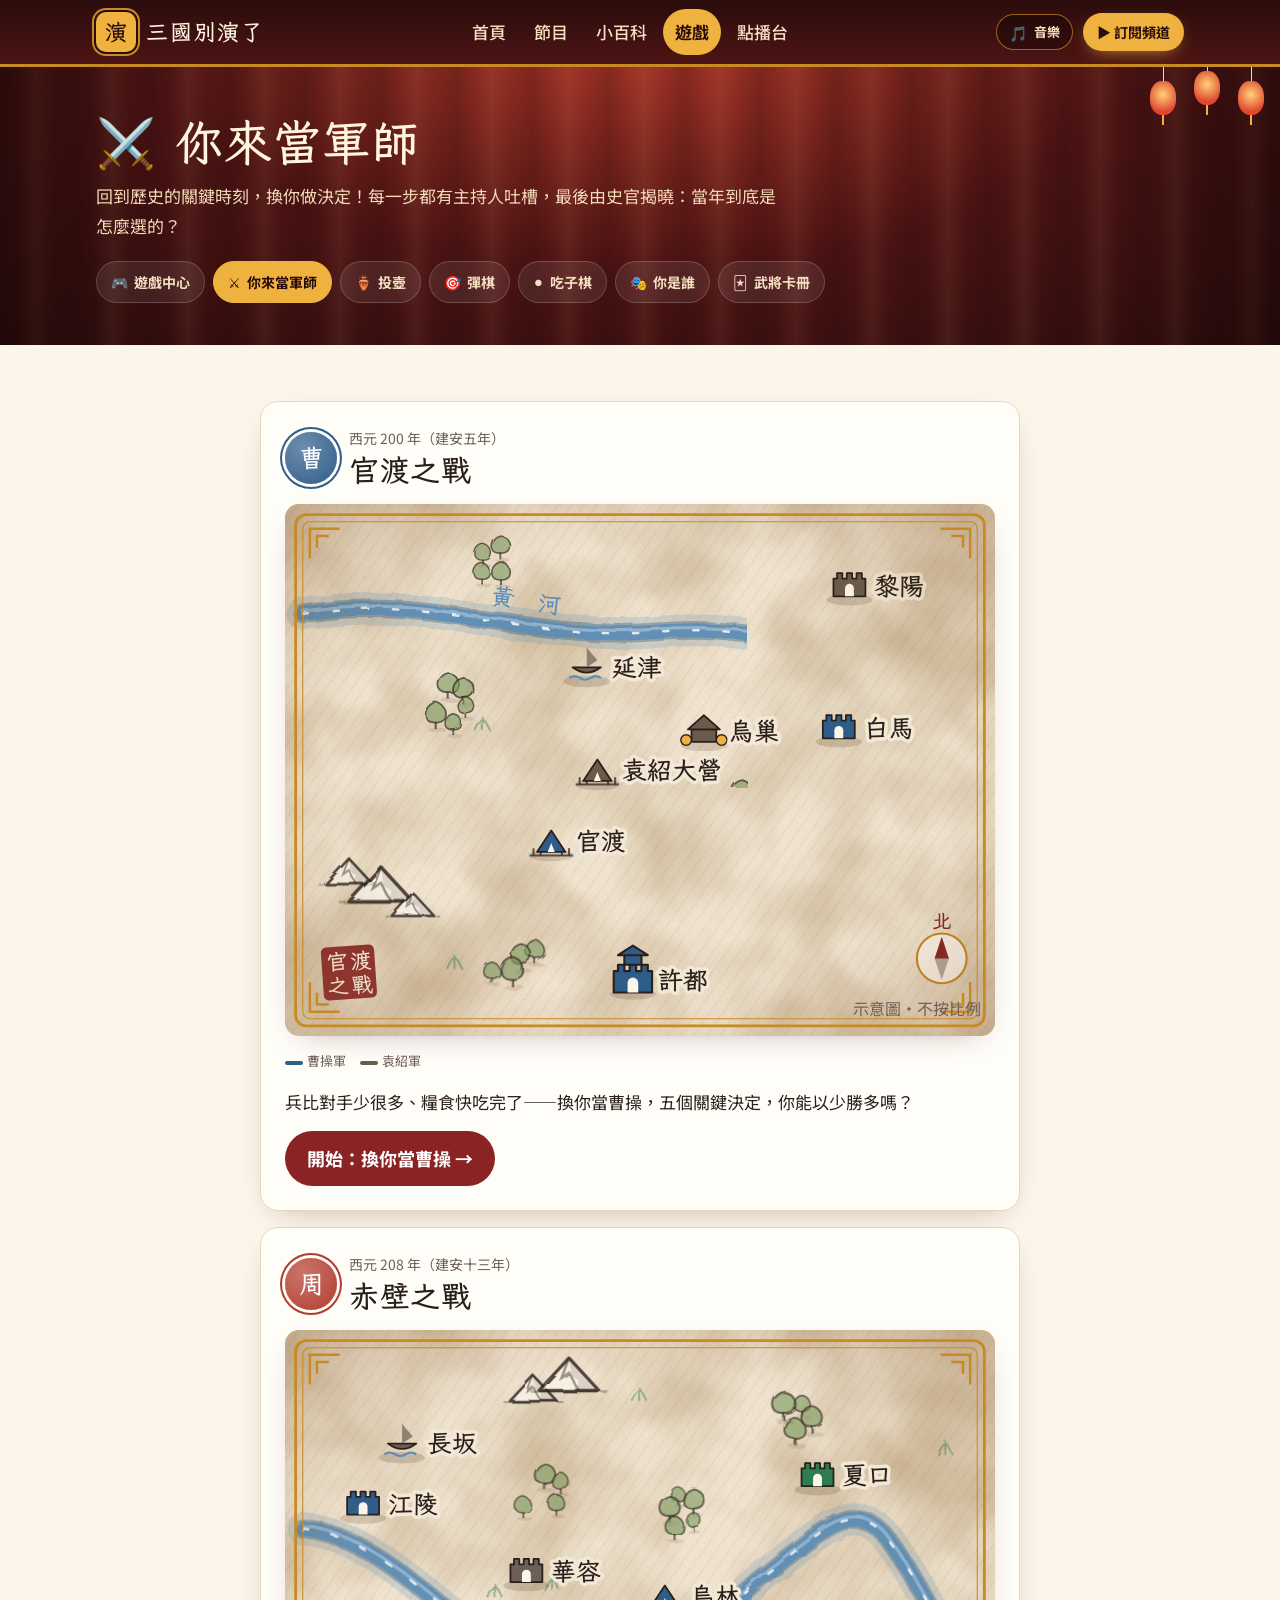
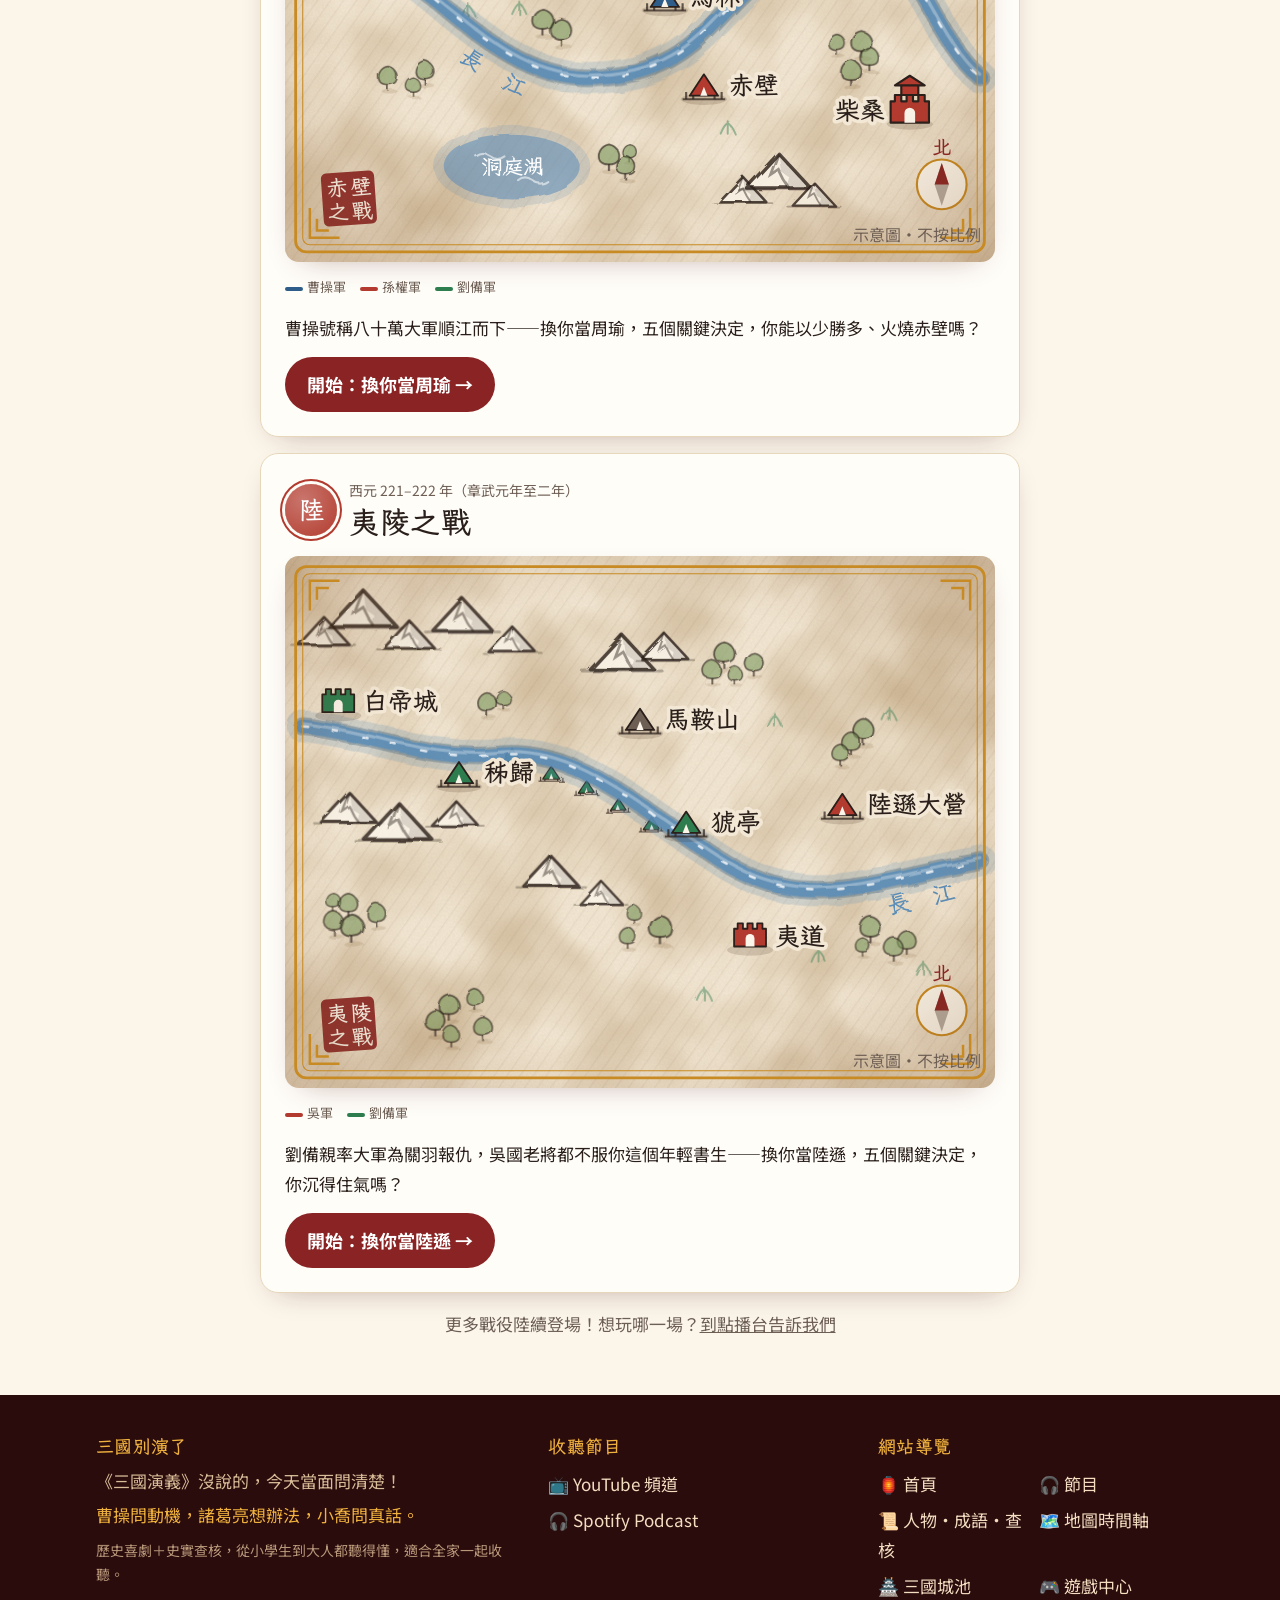
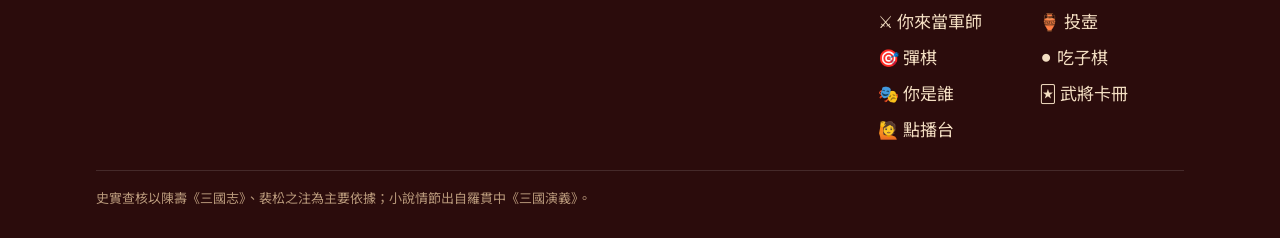
<file: battle.html>
<!DOCTYPE html>
<html lang="zh-Hant-TW">
<head>
<meta charset="UTF-8" />
<meta name="viewport" content="width=device-width, initial-scale=1.0" />
<title>你來當軍師｜三國別演了</title>
<meta name="description" content="換你當曹操！官渡之戰五個關鍵決定，每一步都有主持人吐槽、史官揭曉真實歷史，還能看全國聽眾怎麼選。" />
<!-- meta:start -->
<link rel="canonical" href="https://sanguo-dont-act.pages.dev/battle" />
<link rel="icon" href="assets/img/favicon.ico" sizes="any" />
<link rel="icon" type="image/png" sizes="32x32" href="assets/img/favicon-32.png" />
<link rel="apple-touch-icon" href="assets/img/apple-touch-icon.png" />
<link rel="manifest" href="site.webmanifest" />
<meta name="theme-color" content="#4D1414" />
<meta property="og:type" content="website" />
<meta property="og:site_name" content="三國別演了" />
<meta property="og:locale" content="zh_TW" />
<meta property="og:title" content="你來當軍師｜三國別演了" />
<meta property="og:description" content="換你當曹操！官渡之戰五個關鍵決定，每一步都有主持人吐槽、史官揭曉真實歷史，還能看全國聽眾怎麼選。" />
<meta property="og:url" content="https://sanguo-dont-act.pages.dev/battle" />
<meta property="og:image" content="https://sanguo-dont-act.pages.dev/assets/img/og-image.png" />
<meta property="og:image:width" content="1200" />
<meta property="og:image:height" content="630" />
<meta name="twitter:card" content="summary_large_image" />
<meta name="twitter:title" content="你來當軍師｜三國別演了" />
<meta name="twitter:description" content="換你當曹操！官渡之戰五個關鍵決定，每一步都有主持人吐槽、史官揭曉真實歷史，還能看全國聽眾怎麼選。" />
<meta name="twitter:image" content="https://sanguo-dont-act.pages.dev/assets/img/og-image.png" />
<link rel="preconnect" href="https://script.google.com" crossorigin />
<link rel="preconnect" href="https://script.googleusercontent.com" crossorigin />
<link rel="preconnect" href="https://i.ytimg.com" />
<!-- meta:end -->
<link rel="preconnect" href="https://fonts.googleapis.com" />
<link rel="preconnect" href="https://fonts.gstatic.com" crossorigin />
<link href="https://fonts.googleapis.com/css2?family=LXGW+WenKai+TC:wght@400;700&family=Noto+Sans+TC:wght@400;500;700;900&display=swap" rel="stylesheet" />
<link rel="stylesheet" href="assets/css/site.css" />
<style>
  .b-box { max-width: 760px; margin: 0 auto; display: grid; gap: 16px; }
  .steps { display: flex; gap: 6px; }
  .steps i { flex: 1; height: 6px; border-radius: 6px; background: var(--line); }
  .steps i.on { background: var(--curtain); }
  .steps i.hit { background: var(--ok); }

  /* 戰場示意圖 */
  .map { border-radius: 14px; overflow: hidden; box-shadow: var(--shadow); }
  .map svg { display: block; width: 100%; height: auto; }
  .map text { font-family: var(--head); }
  .map .paper { fill: var(--paper-2); }
  .map .frame { fill: none; stroke: var(--gold); stroke-width: 1.6; }
  .map .frame.thin { stroke-width: .6; }
  .map .note { font-size: 9px; fill: var(--muted); font-family: var(--body); }
  .map .river-bank { fill: none; stroke: var(--river); stroke-width: 18; stroke-linecap: round; opacity: .22; }
  .map .river-edge { fill: none; stroke: #2F5570; stroke-width: 10.5; stroke-linecap: round; opacity: .35; }
  .map .river-hl { fill: none; stroke: #fff; stroke-width: 1.8; stroke-linecap: round; opacity: .3; transform: translateY(-1.5px); }
  .map .lake-ripple { fill: none; stroke: #fff; stroke-width: 1.2; stroke-linecap: round; opacity: .55; }
  .map .zones circle { opacity: .3; }
  .map .hatch { stroke: #5a3a1a; stroke-opacity: .06; stroke-width: 1.6; }
  .map .t-crown { fill: #7C9A5E; fill-opacity: .6; stroke: var(--ink); stroke-width: 1; stroke-opacity: .65; }
  .map .t-trunk { stroke: var(--ink); stroke-width: 1.2; stroke-opacity: .65; }
  .map .t-shadow { fill: #5a3a1a; opacity: .12; }
  .map .ground { fill: #3a2410; opacity: .16; }
  .map .mtn-face { fill: var(--ink); opacity: .14; }
  .map .mtn-foot { stroke: var(--ink); stroke-width: 1; stroke-linecap: round; opacity: .3; }
  .map .corner { fill: none; stroke: var(--gold); stroke-width: 1.4; stroke-linecap: square; }
  .map .river { fill: none; stroke: var(--river); stroke-width: 8; stroke-linecap: round; opacity: .85; }
  .map .river-flow { fill: none; stroke: #fff; stroke-width: 1.4; stroke-linecap: round; stroke-dasharray: 3 14; opacity: .8; animation: flow 3s linear infinite; }
  @keyframes flow { to { stroke-dashoffset: -34; } }
  .map .river-name { fill: var(--river); font-size: 13px; font-weight: 700; }
  .map .lake-bank { fill: var(--river); opacity: .18; }
  .map .lake { fill: var(--river); opacity: .55; }
  .map .lake-name { fill: #fff; font-size: 12px; font-weight: 700; text-anchor: middle; }
  .map .mtn-body { fill: var(--paper); stroke: var(--ink); stroke-width: 1.3; stroke-linejoin: round; opacity: .8; }
  .map .mtn-shade { fill: none; stroke: var(--ink); stroke-width: 1; opacity: .45; }
  .map .grass { fill: none; stroke: var(--shu); stroke-width: 1.1; stroke-linecap: round; opacity: .45; }
  .map .ink { stroke: var(--ink); stroke-width: 1; stroke-linejoin: round; }
  .map .hole { fill: var(--paper); }
  .map .stake { stroke: var(--ink); stroke-width: 1.2; opacity: .7; }
  .map .sack { fill: var(--lantern); stroke: var(--ink); stroke-width: .8; }
  .map .wave { fill: none; stroke: var(--river); stroke-width: 1.2; }
  .map .pl text { font-size: 14px; font-weight: 700; fill: var(--ink); paint-order: stroke; stroke: var(--paper-2); stroke-width: 4px; stroke-linejoin: round; }
  /* 手機上地圖縮小，地名放大、描邊變細，避免白邊吃掉字 */
  @media (max-width: 560px) {
    .map .pl text { font-family: var(--body); font-weight: 900; font-size: 17px; stroke-width: 3px; fill: #2A1810; }
    .map .river-name { font-size: 17px; }
    .map .compass text { font-size: 15px; }
  }
  .map .pl .ring { fill: rgba(240,178,62,.18); stroke: var(--lantern); stroke-width: 2.5; opacity: 0; }
  .map .pl.focus .ring { opacity: 1; animation: ring 1.8s ease-out infinite; transform-box: fill-box; transform-origin: center; }
  @keyframes ring { from { transform: scale(.7); opacity: 1; } to { transform: scale(1.7); opacity: 0; } }
  .map .arw-halo { fill: none; stroke: var(--paper-2); stroke-width: 8; stroke-linecap: round; opacity: .85; }
  .map .arw { fill: none; stroke-width: 4; stroke-linecap: round; stroke-dasharray: 400; stroke-dashoffset: 400; animation: draw 1.2s ease-out forwards; }
  .map .arw.feint { stroke-dasharray: 5 6; stroke-dashoffset: 0; animation: march 1s linear infinite; opacity: .8; }
  @keyframes draw { to { stroke-dashoffset: 0; } }
  @keyframes march { to { stroke-dashoffset: -22; } }
  .map .compass circle { fill: var(--paper); stroke: var(--gold); stroke-width: 1.2; }
  .map .compass .needle { fill: var(--muted); opacity: .5; }
  .map .compass .needle-n { fill: var(--curtain); }
  .map .compass text { font-size: 11px; font-weight: 700; fill: var(--curtain); text-anchor: middle; }
  .map .seal rect { fill: var(--curtain); opacity: .92; }
  .map .seal text { fill: var(--paper); font-size: 12px; font-weight: 700; text-anchor: middle; }
  .map .sword { stroke: var(--ink); stroke-width: 2; stroke-linecap: round; }
  .map .hilt { stroke: var(--gold); stroke-width: 2.4; stroke-linecap: round; }
  .map .spark { fill: var(--lantern); stroke: var(--curtain); stroke-width: .6; animation: spark .9s ease-in-out infinite alternate; transform-box: fill-box; transform-origin: center; }
  @keyframes spark { from { transform: scale(.6) rotate(0); } to { transform: scale(1.3) rotate(45deg); } }
  .map .flame { transform-box: fill-box; transform-origin: 50% 100%; animation: flick .5s ease-in-out infinite alternate; }
  .map .flame.f1 { fill: var(--curtain); } .map .flame.f2 { fill: var(--lantern); animation-delay: -.2s; } .map .flame.f3 { fill: #FFE7A3; animation-delay: -.35s; }
  @keyframes flick { from { transform: scaleY(.85) skewX(-4deg); } to { transform: scaleY(1.12) skewX(4deg); } }
  .map .smoke { fill: var(--muted); opacity: 0; animation: smoke 2.4s ease-out infinite; }
  .map .smoke.s2 { animation-delay: -1.2s; }
  @keyframes smoke { 0% { opacity: .35; transform: translateY(0); } 100% { opacity: 0; transform: translateY(-14px); } }
  .map .pole { stroke: var(--ink); stroke-width: 1.6; }
  .map .cloth { transform-box: fill-box; transform-origin: 0 50%; animation: wave 1.4s ease-in-out infinite alternate; }
  @keyframes wave { from { transform: skewY(-4deg) scaleX(.94); } to { transform: skewY(4deg) scaleX(1); } }
  .map .flag-ch { fill: #fff; font-size: 10px; font-weight: 700; text-anchor: middle; }
  @media (prefers-reduced-motion: reduce) { .map * { animation: none !important; stroke-dashoffset: 0 !important; } }
  .legend { display: flex; gap: 14px; flex-wrap: wrap; font-size: 13px; color: var(--muted); }
  .legend b { display: inline-block; width: 18px; height: 4px; border-radius: 2px; vertical-align: middle; margin-right: 4px; }

  .scene { font-size: 17px; line-height: 1.8; }
  .q-title { font-size: clamp(22px, 4vw, 28px); }
  .opts { display: grid; gap: 10px; }
  .opt { text-align: left; border: 2px solid var(--line); background: var(--card); color: var(--ink); border-radius: 14px; padding: 14px 16px; font-size: 17px; font-weight: 500; transition: all .15s; display: flex; gap: 10px; align-items: flex-start; }
  .opt .k { flex: 0 0 28px; height: 28px; border-radius: 50%; background: var(--paper-2); display: grid; place-items: center; font-weight: 900; color: var(--curtain); }
  .opt:not(:disabled):hover { border-color: var(--curtain); transform: translateX(3px); }
  .opt:disabled { cursor: default; opacity: .55; }
  .opt.picked { opacity: 1; border-color: var(--curtain); background: #FFF6F3; }
  .opt.real { opacity: 1; border-color: var(--ok); }
  .opt .tag { margin-left: auto; flex: 0 0 auto; font-size: 13px; font-weight: 700; padding: 2px 8px; border-radius: 8px; color: #fff; background: var(--ok); align-self: center; }

  .say { display: flex; gap: 12px; align-items: flex-start; }
  .bubble { background: var(--card); border: 2px solid var(--line); border-radius: 4px 16px 16px 16px; padding: 10px 14px; font-size: 16px; }
  .bubble b { display: block; font-size: 13px; color: var(--muted); }
  .reveal { border: 2px solid var(--gold); background: #FFF9EC; border-radius: 16px; padding: 18px; display: grid; gap: 10px; }
  .reveal h3 { font-size: 20px; }
  .src { font-size: 13px; color: var(--muted); }
  .bars { display: grid; gap: 6px; }
  .crowd-row { display: grid; grid-template-columns: 26px 1fr 44px; gap: 8px; align-items: center; font-size: 14px; }
  .crowd-row .track { height: 12px; background: var(--paper-2); border-radius: 6px; overflow: hidden; }
  .crowd-row .fill { height: 100%; background: var(--muted); border-radius: 6px; width: 0; transition: width .8s ease-out; }
  .crowd-row.mine .fill { background: var(--curtain); }
  .crowd-row.real .fill { background: var(--ok); }
  .crowd-row .pct { text-align: right; font-variant-numeric: tabular-nums; }

  .battle-card { display: grid; grid-template-columns: 1fr; gap: 0; overflow: hidden; }
  .end-head { padding: 28px 22px; text-align: center; color: #fff; background: linear-gradient(135deg, var(--curtain), var(--curtain-deep)); }
  .end-head h2 { font-size: clamp(30px, 7vw, 44px); margin-top: 6px; color: var(--lantern); }
  .score { font-size: 15px; opacity: .9; }
  .myth { border: 1px solid var(--line); border-radius: 14px; padding: 14px; display: grid; gap: 6px; background: var(--card); }
  .myth .claim { font-weight: 700; }
  .row { display: flex; gap: 10px; flex-wrap: wrap; }
</style>
</head>
<body data-page="battle">
<main>
  <section class="page-hero">
    <div class="lanterns" aria-hidden="true"><span class="lantern"></span><span class="lantern"></span><span class="lantern"></span></div>
    <div class="wrap">
      <h1>⚔️ 你來當軍師</h1>
      <p>回到歷史的關鍵時刻，換你做決定！每一步都有主持人吐槽，最後由史官揭曉：當年到底是怎麼選的？</p>
    </div>
  </section>
  <section class="section">
    <div class="wrap">
      <div class="b-box" id="box"></div>
    </div>
  </section>
</main>

<script src="assets/js/config.js"></script>
<script src="assets/js/data.js"></script>
<script src="assets/js/core.js"></script>
<script src="assets/js/battle.js"></script>
</body>
</html>
</file>
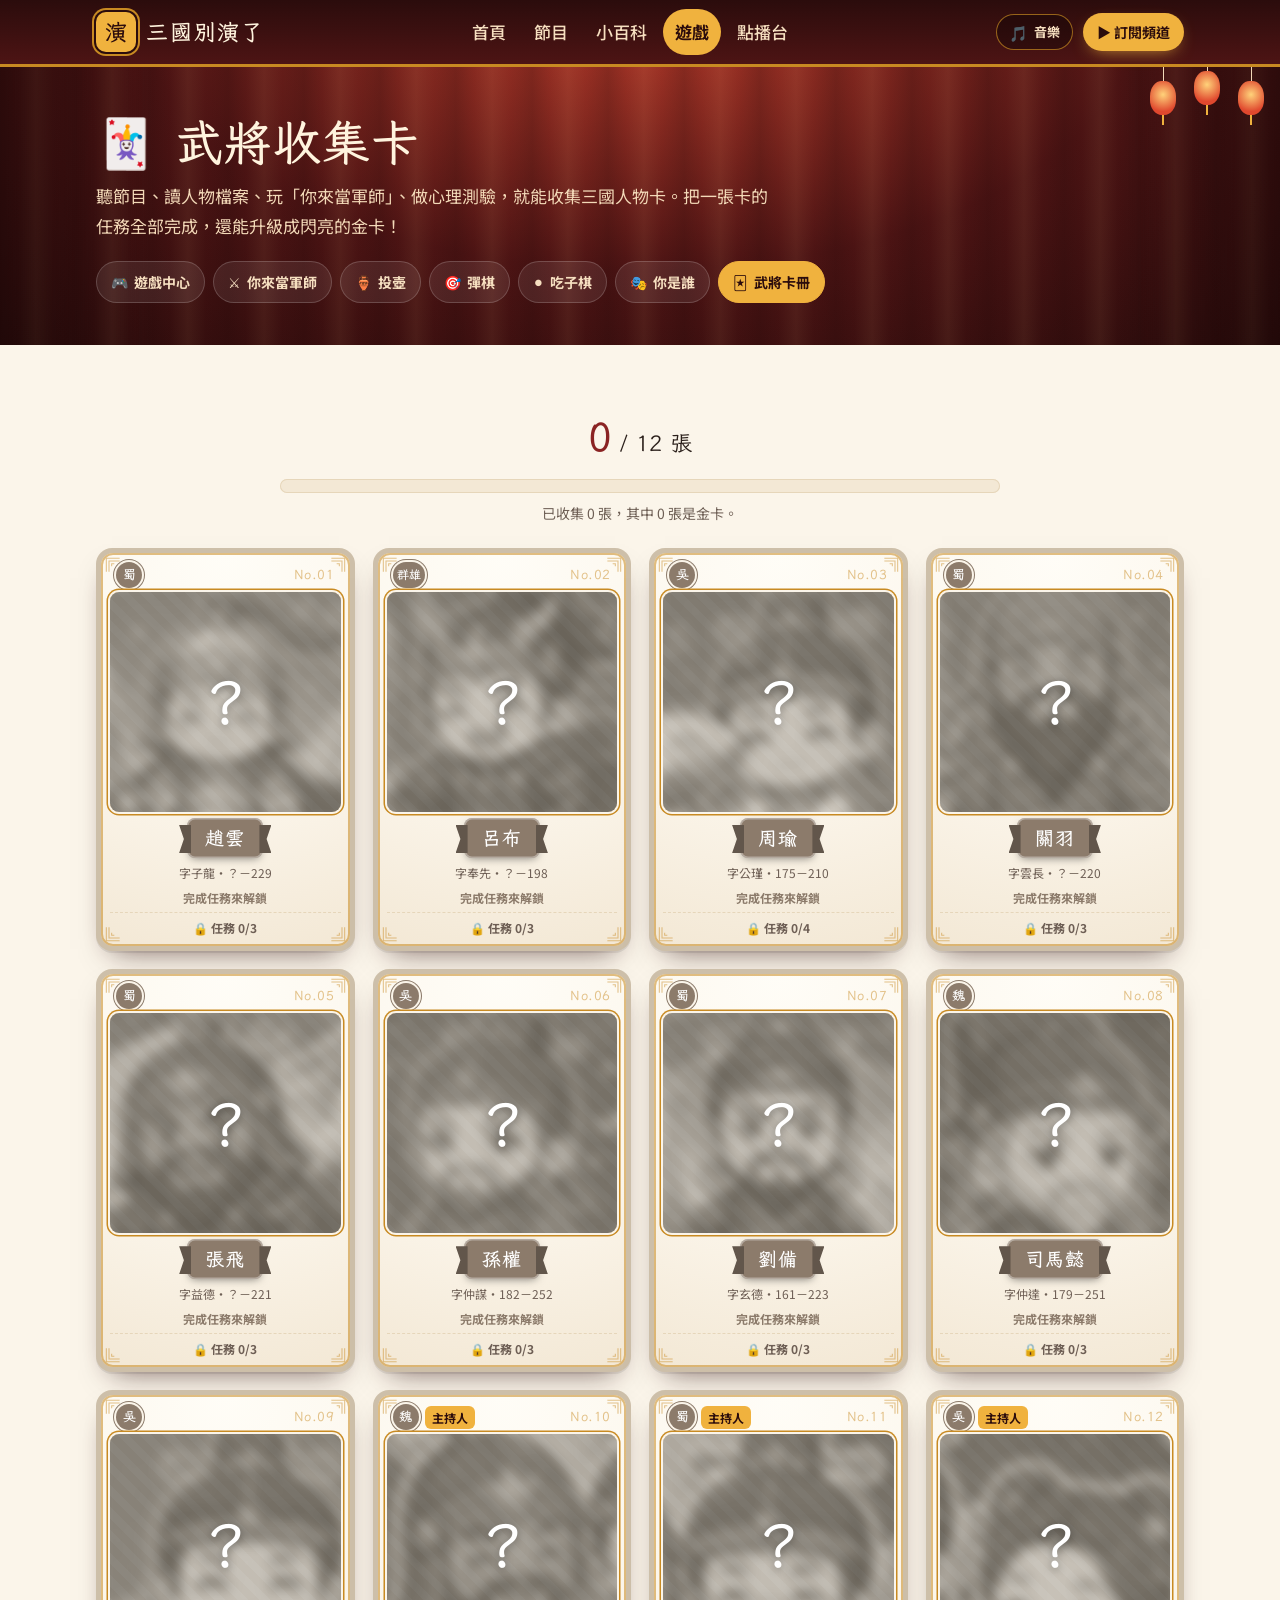
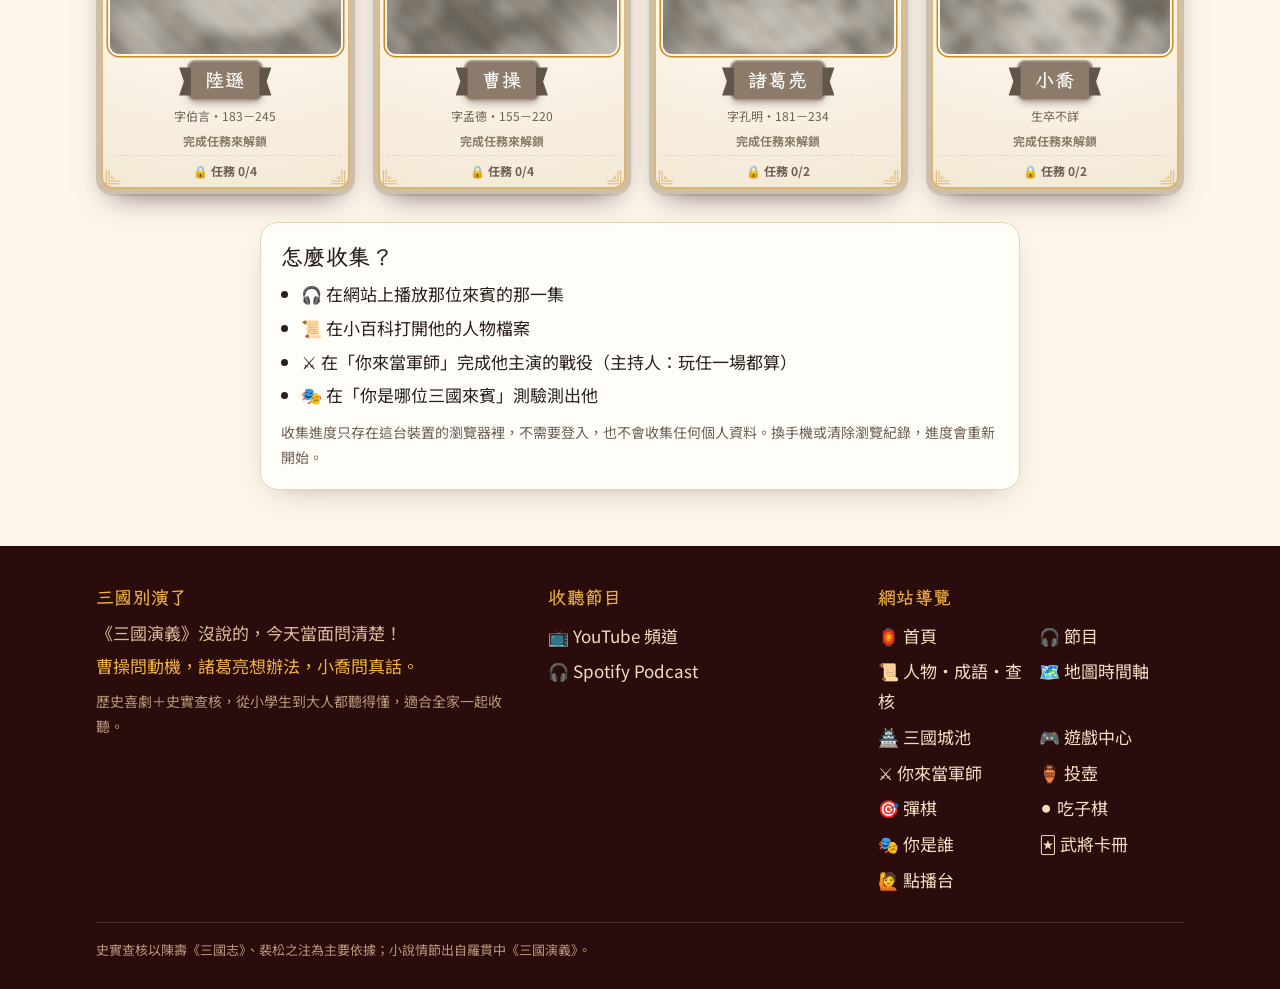
<file: cards.html>
<!DOCTYPE html>
<html lang="zh-Hant-TW">
<head>
<meta charset="UTF-8" />
<meta name="viewport" content="width=device-width, initial-scale=1.0" />
<title>武將收集卡｜三國別演了</title>
<meta name="description" content="聽節目、讀人物檔案、玩「你來當軍師」，收集全部三國人物卡！完成所有任務還能升級成閃亮金卡。" />
<!-- meta:start -->
<link rel="canonical" href="https://sanguo-dont-act.pages.dev/cards" />
<link rel="icon" href="assets/img/favicon.ico" sizes="any" />
<link rel="icon" type="image/png" sizes="32x32" href="assets/img/favicon-32.png" />
<link rel="apple-touch-icon" href="assets/img/apple-touch-icon.png" />
<link rel="manifest" href="site.webmanifest" />
<meta name="theme-color" content="#4D1414" />
<meta property="og:type" content="website" />
<meta property="og:site_name" content="三國別演了" />
<meta property="og:locale" content="zh_TW" />
<meta property="og:title" content="武將收集卡｜三國別演了" />
<meta property="og:description" content="聽節目、讀人物檔案、玩「你來當軍師」，收集全部三國人物卡！完成所有任務還能升級成閃亮金卡。" />
<meta property="og:url" content="https://sanguo-dont-act.pages.dev/cards" />
<meta property="og:image" content="https://sanguo-dont-act.pages.dev/assets/img/og-image.png" />
<meta property="og:image:width" content="1200" />
<meta property="og:image:height" content="630" />
<meta name="twitter:card" content="summary_large_image" />
<meta name="twitter:title" content="武將收集卡｜三國別演了" />
<meta name="twitter:description" content="聽節目、讀人物檔案、玩「你來當軍師」，收集全部三國人物卡！完成所有任務還能升級成閃亮金卡。" />
<meta name="twitter:image" content="https://sanguo-dont-act.pages.dev/assets/img/og-image.png" />
<link rel="preconnect" href="https://script.google.com" crossorigin />
<link rel="preconnect" href="https://script.googleusercontent.com" crossorigin />
<link rel="preconnect" href="https://i.ytimg.com" />
<!-- meta:end -->
<link rel="preconnect" href="https://fonts.googleapis.com" />
<link rel="preconnect" href="https://fonts.gstatic.com" crossorigin />
<link href="https://fonts.googleapis.com/css2?family=LXGW+WenKai+TC:wght@400;700&family=Noto+Sans+TC:wght@400;500;700;900&display=swap" rel="stylesheet" />
<link rel="stylesheet" href="assets/css/site.css" />
<style>
  .cp { max-width: 720px; margin: 0 auto 22px; display: grid; gap: 8px; text-align: center; }
  .cp-num { font-family: var(--head); font-size: 22px; }
  .cp-num b { font-size: 40px; color: var(--curtain); }
  .cp-bar { position: relative; height: 14px; border-radius: 7px; background: var(--paper-2); overflow: hidden; box-shadow: inset 0 0 0 1px var(--line); }
  .cp-bar i { position: absolute; left: 0; top: 0; bottom: 0; background: var(--curtain); border-radius: 7px; transition: width .8s ease; }
  .cp-bar i.g { background: linear-gradient(90deg, #F7D774, var(--gold)); }
  .card-grid { display: grid; grid-template-columns: repeat(2, 1fr); gap: 14px; }
  @media (min-width: 640px) { .card-grid { grid-template-columns: repeat(3, 1fr); gap: 18px; } }
  @media (min-width: 960px) { .card-grid { grid-template-columns: repeat(4, 1fr); } }
  .tc-btn { background: none; border: 0; padding: 0; text-align: inherit; cursor: pointer; border-radius: 18px; }

  /* 卡片本體 */
  .tc-btn { perspective: 900px; }
  .tcard { --edge: var(--f); --rx: 0deg; --ry: 0deg; --mx: 50%; --my: 30%; position: relative; aspect-ratio: 5 / 7.8; border-radius: 16px; padding: 5px;
    background: var(--edge); box-shadow: 0 14px 28px -16px rgba(43,12,12,.7), 0 2px 0 rgba(0,0,0,.08);
    transform: rotateX(var(--rx)) rotateY(var(--ry)); transition: transform .25s ease-out; color: var(--ink); transform-style: preserve-3d; }
  .tc-btn:hover .tcard { transition: transform .08s linear; }
  .tc-btn:focus-visible { outline: 3px solid var(--lantern); outline-offset: 4px; }
  .tcard.gold { --edge: linear-gradient(135deg, #FBE7A1, #C88A22 30%, #F7D774 50%, #B9781A 75%, #FBE7A1); }
  .tc-in { position: relative; height: 100%; border-radius: 12px; overflow: hidden; display: flex; flex-direction: column; gap: 4px; padding: 9px 9px 8px;
    background: radial-gradient(circle at 50% 0%, #FFFDF7, var(--paper) 60%, var(--paper-2));
    box-shadow: inset 0 0 0 2px color-mix(in srgb, var(--gold) 55%, transparent); }
  .tc-corner { position: absolute; width: 16px; height: 16px; fill: none; stroke: var(--gold); stroke-width: 1.6; opacity: .9; z-index: 1; }
  .tc-corner.c1 { top: 4px; left: 4px; } .tc-corner.c2 { top: 4px; right: 4px; transform: scaleX(-1); }
  .tc-corner.c3 { bottom: 4px; left: 4px; transform: scaleY(-1); } .tc-corner.c4 { bottom: 4px; right: 4px; transform: scale(-1); }
  .tc-top { display: flex; justify-content: space-between; align-items: center; padding: 0 6px; }
  .tc-seal { width: 26px; height: 26px; border-radius: 50%; background: var(--f); color: #fff; display: grid; place-items: center; font-family: var(--head); font-weight: 700; font-size: 13px; box-shadow: 0 0 0 2px var(--paper), 0 0 0 3px var(--f); }
  .tcard[class*="f-qun"] .tc-seal { font-size: 12px; width: 32px; border-radius: 13px; }
  .tc-no { font-family: var(--head); font-size: 13px; color: var(--gold); font-weight: 700; letter-spacing: .04em; }
  .tc-art { position: relative; flex: 1; min-height: 0; border-radius: 9px; overflow: hidden; background: linear-gradient(170deg, var(--f), var(--curtain-deep));
    box-shadow: 0 0 0 2px var(--paper), 0 0 0 3.5px var(--gold); display: grid; place-items: center; }
  .tc-art img { position: absolute; inset: 0; width: 100%; height: 100%; object-fit: cover; object-position: 50% 8%; transition: transform .4s ease; }
  .tc-btn:hover .tc-art img { transform: scale(1.05); }
  .tc-ch { font-family: var(--head); font-weight: 700; color: #fff; font-size: clamp(44px, 12vw, 64px); line-height: 1; text-shadow: 0 3px 10px rgba(0,0,0,.35); }
  .tc-art:not(.noimg) .tc-ch { visibility: hidden; }
  .tc-role { font-size: 12px; font-weight: 700; background: var(--lantern); color: var(--curtain-deep); padding: 1px 7px; border-radius: 6px; margin: 0 auto 0 6px; }
  .tc-shine { position: absolute; inset: 0; pointer-events: none; opacity: 0; transition: opacity .3s;
    background: radial-gradient(circle at var(--mx) var(--my), rgba(255,255,255,.45), transparent 45%); mix-blend-mode: soft-light; }
  .tc-btn:hover .tc-shine { opacity: 1; }
  .tc-ribbon { position: relative; z-index: 2; margin: 2px auto 0; padding: 3px 18px 4px; background: var(--f); color: #fff; border-radius: 8px;
    box-shadow: 0 3px 8px -3px rgba(0,0,0,.5), inset 0 0 0 1.5px rgba(255,255,255,.35); }
  .tc-ribbon::before, .tc-ribbon::after { content: ""; position: absolute; top: 7px; width: 12px; height: 70%; background: color-mix(in srgb, var(--f) 70%, #000); z-index: -1; }
  .tc-ribbon::before { left: -8px; clip-path: polygon(0 0, 100% 0, 100% 100%, 0 100%, 40% 50%); }
  .tc-ribbon::after { right: -8px; clip-path: polygon(0 0, 100% 0, 60% 50%, 100% 100%, 0 100%); }
  .tcard.gold .tc-ribbon { background: linear-gradient(135deg, #D9A23A, #B9781A); }
  .tc-name { font-family: var(--head); font-weight: 700; font-size: 19px; letter-spacing: .06em; white-space: nowrap; }
  .tc-sub { font-size: 12px; color: var(--muted); text-align: center; }
  @media (max-width: 639px) { .tc-btn .tc-sub { display: none; } .tc-btn .tc-ribbon { padding: 2px 14px 3px; } .tc-btn .tc-name { font-size: 17px; } .tc-in { gap: 3px; padding: 8px 7px 7px; } }
  .tc-tags { font-size: 12px; color: var(--f); font-weight: 700; text-align: center; white-space: nowrap; overflow: hidden; text-overflow: ellipsis; }
  .tc-foot { font-size: 12px; text-align: center; color: var(--muted); border-top: 1px dashed var(--line); padding-top: 4px; font-weight: 700; }
  .tcard.gold .tc-foot { color: var(--gold); letter-spacing: .1em; }
  /* 未解鎖：只看得到剪影 */
  .tcard.locked { --edge: #CDBFA9; --f: #8C7B6B; }
  .tcard.locked .tc-art { background: repeating-linear-gradient(45deg, #D8CCB8 0 8px, #D0C3AD 8px 16px); }
  .tcard.locked .tc-art img { filter: grayscale(1) blur(6px) brightness(.85); opacity: .55; transform: scale(1.12); }
  .tcard.locked .tc-art .tc-ch { visibility: hidden; }
  .tc-q { position: absolute; z-index: 2; font-family: var(--head); font-weight: 700; font-size: clamp(40px, 11vw, 60px); color: #fff; text-shadow: 0 2px 8px rgba(0,0,0,.35); }
  .tcard.locked .tc-no, .tcard.locked .tc-corner { opacity: .5; }
  /* 金卡：流光 */
  .tcard.gold::after { content: ""; position: absolute; inset: 5px; border-radius: 12px; pointer-events: none; z-index: 3;
    background: linear-gradient(115deg, transparent 30%, rgba(255,255,255,.6) 44%, rgba(255,230,150,.45) 50%, rgba(160,220,255,.25) 54%, transparent 66%);
    background-size: 250% 100%; animation: shine 3.4s ease-in-out infinite; mix-blend-mode: soft-light; }
  @keyframes shine { 0% { background-position: 120% 0; } 60%, 100% { background-position: -60% 0; } }
  .tcard.gold .tc-in::after { content: "✦"; position: absolute; top: 32%; right: 12%; color: #FFF3C4; font-size: 14px; text-shadow: 0 0 6px #F7D774; animation: twinkle 2.2s ease-in-out infinite; z-index: 3; }
  @keyframes twinkle { 0%, 100% { opacity: 0; transform: scale(.6); } 50% { opacity: 1; transform: scale(1.1); } }
  .tcard.new::before { content: "NEW"; position: absolute; z-index: 4; top: -8px; right: -6px; background: var(--lantern); color: var(--curtain-deep); font-weight: 900; font-size: 11px; padding: 2px 8px; border-radius: 8px; box-shadow: 0 2px 6px rgba(0,0,0,.2); animation: pop .4s ease-out; }
  @media (prefers-reduced-motion: reduce) { .tcard.gold::after, .tcard.gold .tc-in::after { animation: none; } }

  /* 卡片詳細 */
  .cd { display: grid; gap: 18px; padding: 56px 22px 22px; }
  @media (min-width: 720px) { .cd { grid-template-columns: 250px 1fr; align-items: start; padding: 28px; } }
  .cd-card { max-width: 250px; width: 100%; margin: 0 auto; }
  .tcard.big .tc-ch, .tcard.big .tc-q { font-size: 84px; }
  .tcard.big .tc-name { font-size: 26px; }
  .tcard.big .tc-sub, .tcard.big .tc-tags, .tcard.big .tc-foot { font-size: 13px; }
  .tcard.big .tc-ribbon { margin-top: 4px; }
  .cd-info { display: grid; gap: 10px; align-content: start; }
  .cd-facts { list-style: none; padding: 0; margin: 0; display: grid; gap: 6px; font-size: 15px; }
  .cd-h { font-size: 19px; margin-top: 6px; }
  .cd-ms { list-style: none; padding: 0; margin: 0; display: grid; gap: 8px; }
  .cd-ms li { display: flex; gap: 10px; align-items: center; border: 2px solid var(--line); border-radius: 12px; padding: 9px 12px; background: var(--card); }
  .cd-ms li.done { border-color: var(--ok); background: #F1F8F2; }
  .cd-ms .ck { flex: 0 0 26px; height: 26px; border-radius: 50%; display: grid; place-items: center; background: var(--paper-2); }
  .cd-ms li.done .ck { background: var(--ok); color: #fff; font-weight: 900; }
  .cd-ms a { color: var(--curtain); font-weight: 700; text-decoration: none; }
  .row { display: flex; gap: 8px; flex-wrap: wrap; }
  .how { max-width: 760px; margin: 28px auto 0; }
  .how ul { margin: 8px 0 0; padding-left: 1.2em; display: grid; gap: 4px; }
</style>
</head>
<body data-page="cards">
<main>
  <section class="page-hero">
    <div class="lanterns" aria-hidden="true"><span class="lantern"></span><span class="lantern"></span><span class="lantern"></span></div>
    <div class="wrap">
      <h1>🃏 武將收集卡</h1>
      <p>聽節目、讀人物檔案、玩「你來當軍師」、做心理測驗，就能收集三國人物卡。把一張卡的任務全部完成，還能升級成閃亮的金卡！</p>
    </div>
  </section>
  <section class="section">
    <div class="wrap">
      <div class="cp" id="cardProg"></div>
      <div class="card-grid" id="cardGrid"></div>
      <div class="card card-pad how">
        <h2 style="font-size:22px">怎麼收集？</h2>
        <ul>
          <li>🎧 在網站上播放那位來賓的那一集</li>
          <li>📜 在小百科打開他的人物檔案</li>
          <li>⚔️ 在「你來當軍師」完成他主演的戰役（主持人：玩任一場都算）</li>
          <li>🎭 在「你是哪位三國來賓」測驗測出他</li>
        </ul>
        <p class="muted small" style="margin-top:10px">收集進度只存在這台裝置的瀏覽器裡，不需要登入，也不會收集任何個人資料。換手機或清除瀏覽紀錄，進度會重新開始。</p>
      </div>
    </div>
  </section>
</main>

<script src="assets/js/config.js"></script>
<script src="assets/js/data.js"></script>
<script src="assets/js/core.js"></script>
<script src="assets/js/cards.js"></script>
</body>
</html>
</file>
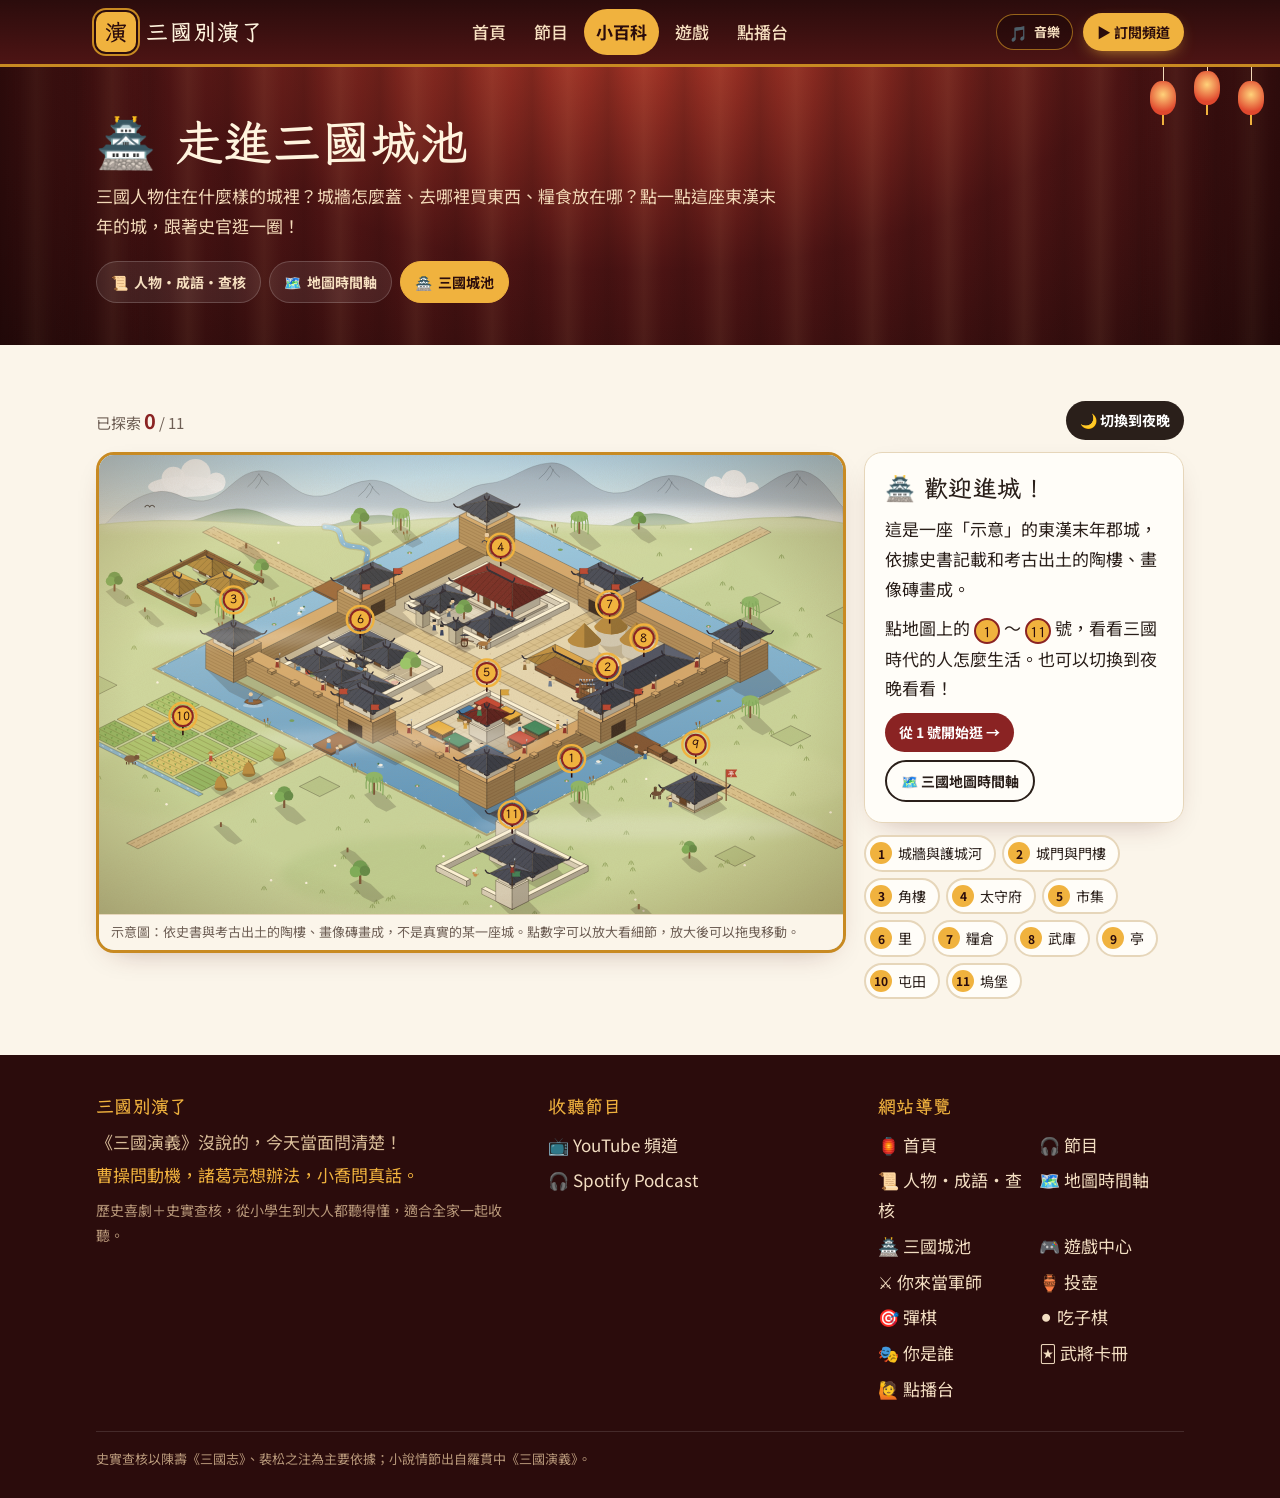
<file: city.html>
<!DOCTYPE html>
<html lang="zh-Hant-TW">
<head>
<meta charset="UTF-8" />
<meta name="viewport" content="width=device-width, initial-scale=1.0" />
<title>走進三國城池｜三國別演了</title>
<meta name="description" content="一座 2.5D 的東漢末年城池：城牆、護城河、太守府、市集、糧倉、屯田……點一點，看看三國時代的人怎麼生活。" />
<!-- meta:start -->
<link rel="canonical" href="https://sanguo-dont-act.pages.dev/city" />
<link rel="icon" href="assets/img/favicon.ico" sizes="any" />
<link rel="icon" type="image/png" sizes="32x32" href="assets/img/favicon-32.png" />
<link rel="apple-touch-icon" href="assets/img/apple-touch-icon.png" />
<link rel="manifest" href="site.webmanifest" />
<meta name="theme-color" content="#4D1414" />
<meta property="og:type" content="website" />
<meta property="og:site_name" content="三國別演了" />
<meta property="og:locale" content="zh_TW" />
<meta property="og:title" content="走進三國城池｜三國別演了" />
<meta property="og:description" content="一座 2.5D 的東漢末年城池：城牆、護城河、太守府、市集、糧倉、屯田……點一點，看看三國時代的人怎麼生活。" />
<meta property="og:url" content="https://sanguo-dont-act.pages.dev/city" />
<meta property="og:image" content="https://sanguo-dont-act.pages.dev/assets/img/og-image.png" />
<meta property="og:image:width" content="1200" />
<meta property="og:image:height" content="630" />
<meta name="twitter:card" content="summary_large_image" />
<meta name="twitter:title" content="走進三國城池｜三國別演了" />
<meta name="twitter:description" content="一座 2.5D 的東漢末年城池：城牆、護城河、太守府、市集、糧倉、屯田……點一點，看看三國時代的人怎麼生活。" />
<meta name="twitter:image" content="https://sanguo-dont-act.pages.dev/assets/img/og-image.png" />
<link rel="preconnect" href="https://script.google.com" crossorigin />
<link rel="preconnect" href="https://script.googleusercontent.com" crossorigin />
<link rel="preconnect" href="https://i.ytimg.com" />
<!-- meta:end -->
<link rel="preconnect" href="https://fonts.googleapis.com" />
<link rel="preconnect" href="https://fonts.gstatic.com" crossorigin />
<link href="https://fonts.googleapis.com/css2?family=LXGW+WenKai+TC:wght@400;700&family=Noto+Sans+TC:wght@400;500;700;900&display=swap" rel="stylesheet" />
<link rel="stylesheet" href="assets/css/site.css" />
<style>
  .city-top { display: flex; justify-content: space-between; align-items: center; gap: 10px; flex-wrap: wrap; margin-bottom: 12px; }
  .city-prog { font-size: 15px; color: var(--muted); }
  .city-prog b { color: var(--curtain); font-size: 20px; }
  .city-layout { display: grid; gap: 18px; }
  .city-layout > * { min-width: 0; }
  @media (min-width: 900px) { .city-layout { grid-template-columns: 1fr 320px; align-items: start; } .city-side { position: sticky; top: 84px; } }
  .city-map { position: relative; border-radius: 18px; overflow: hidden; box-shadow: var(--shadow); border: 3px solid var(--gold); background: #BFD8E6; }
  .city-out { position: absolute; z-index: 3; top: 10px; left: 10px; box-shadow: 0 4px 12px -4px rgba(0,0,0,.4); }
  .city-out[hidden] { display: none; }
  .zoomed .city-scroll { overflow: hidden; }
  .zoomed .city-scroll svg { min-width: 0; cursor: grab; touch-action: none; }
  .dragging .city-scroll svg { cursor: grabbing; }
  .spot-in { transform: scale(var(--ms, 1)); }
  .city-scroll { overflow-x: auto; -webkit-overflow-scrolling: touch; }
  .city-scroll svg { display: block; width: 100%; min-width: 680px; height: auto; }
  @media (min-width: 700px) { .city-scroll svg { min-width: 0; } }
  .city-hint { font-size: 13px; color: var(--muted); padding: 6px 12px; background: var(--paper); border-top: 1px solid var(--line); }
  @media (min-width: 700px) { .city-hint .m { display: none; } }

  /* 場景 */
  #citySvg polygon { stroke: rgba(42,31,26,.55); stroke-width: .7; stroke-linejoin: round; }
  .city-sky { fill: #CFE4EF; transition: fill .8s; }
  .cloud ellipse, .cloud circle { fill: #fff; opacity: .9; }
  .cloud.c1 { animation: drift 40s linear infinite alternate; } .cloud.c2 { animation: drift 55s linear infinite alternate-reverse; }
  @keyframes drift { to { transform: translateX(60px); } }
  .moat { fill: url(#cityWater); stroke: #4F86AC; stroke-width: 1; }
  .moat-bank { stroke: #8C6A3E; stroke-width: 2.5; opacity: .5; }
  .shadows { opacity: .2; }
  .bg-sky { fill: url(#citySkyG); transition: fill .8s; }
  .mtn-far { fill: url(#cityFar); stroke: rgba(50,60,75,.25); stroke-width: 1; }
  .mtn-near { fill: url(#cityNear); stroke: rgba(50,70,50,.25); stroke-width: 1; }
  .mtn-cun { fill: none; stroke: rgba(40,50,65,.3); stroke-width: 1.2; stroke-linecap: round; }
  .haze { fill: #fff; opacity: .55; filter: url(#cityBlur); }
  .mist ellipse { fill: #fff; opacity: .22; filter: url(#cityBlur); }
  .mist { animation: mist 30s ease-in-out infinite alternate; }
  @keyframes mist { to { transform: translateX(70px); } }
  .horizon-haze { fill: #F3EFE0; opacity: .45; filter: url(#cityBlur); pointer-events: none; }
  .hill-line { fill: none; stroke: #A9B97A; stroke-width: 1.5; opacity: .6; }
  .brook-bank { fill: none; stroke: #9A8A5E; stroke-width: 9; stroke-linecap: round; opacity: .35; }
  .brook { fill: none; stroke: url(#cityWater); stroke-width: 6; stroke-linecap: round; }
  .brook-flow { fill: none; stroke: #fff; stroke-width: 1.2; stroke-dasharray: 2 10; opacity: .8; animation: ripple 5s linear infinite; }
  .smoke circle { fill: #F2EEE6; opacity: 0; animation: puff 4s ease-out infinite; }
  @keyframes puff { 0% { transform: translate(0, 0) scale(.6); opacity: .7; } 100% { transform: translate(6px, -26px) scale(1.8); opacity: 0; } }
  .night .smoke circle { fill: #8E9AB8; }
  .paving { fill: none; stroke: rgba(120,90,50,.28); stroke-width: .7; }
  .brick { fill: none; stroke: rgba(120,90,50,.18); stroke-width: .6; }
  .pebble ellipse { fill: #B9A27A; opacity: .45; }
  .canal { opacity: .9; }
  .canal-hl { fill: none; stroke: #fff; stroke-width: 1; stroke-dasharray: 3 9; opacity: .6; }
  .rut { fill: none; stroke: rgba(120,90,50,.35); stroke-width: 1; stroke-dasharray: 6 3; }
  .night .bg-sky { fill: #22305A; }
  .night .mist ellipse { fill: #9FB3D9; }
  .night .lamp { animation: flicker 1.6s ease-in-out infinite alternate; }
  .night .lamp:nth-of-type(3n) { animation-delay: -.7s; }
  @keyframes flicker { 0% { opacity: .75; } 50% { opacity: 1; } 100% { opacity: .85; } }
  .shadows polygon { stroke: none !important; }
  .layers { fill: none; stroke: rgba(90,55,25,.28); stroke-width: .8; }
  .tiles { fill: none; stroke: rgba(15,12,10,.3); stroke-width: .7; }
  .ridge { fill: none; stroke: #2A2630; stroke-width: 2.4; stroke-linecap: round; }
  .eave, .ridge-end { fill: none; stroke: #2A2630; stroke-width: 1.7; stroke-linecap: round; }
  .tuft { fill: none; stroke: #8FA35E; stroke-width: 1.1; stroke-linecap: round; }
  .willow { fill: none; stroke: #7FA85A; stroke-width: 1.4; stroke-linecap: round; }
  .flag-cloth { transform-box: fill-box; transform-origin: 0 50%; animation: flap 1.3s ease-in-out infinite alternate; stroke: rgba(0,0,0,.25); stroke-width: .5; }
  @keyframes flap { from { transform: skewY(-6deg) scaleX(.92); } to { transform: skewY(6deg) scaleX(1); } }
  .bird path { fill: none; stroke: #3A3A44; stroke-width: 1.4; stroke-linecap: round; }
  .sunlight { fill: url(#citySun); pointer-events: none; mix-blend-mode: soft-light; transition: opacity .8s; }
  .night .sunlight, .night .birds { opacity: 0; }
  .moat-ripple { stroke: #fff; stroke-width: 1.2; stroke-dasharray: 3 18; opacity: .7; animation: ripple 6s linear infinite; }
  @keyframes ripple { to { stroke-dashoffset: -84; } }
  .furrow { fill: none; stroke: rgba(80,60,20,.28); stroke-width: 1; }
  .tree path { fill: none; }
  .sign { font-size: 8px; fill: #fff; font-family: var(--head); font-weight: 700; text-anchor: middle; }
  .win { transition: fill .6s; }
  .gate-door { opacity: 0; transition: opacity .6s; }
  .city-world .lamp, .city-world .lamp-core { display: none; }
  .lamps { opacity: 0; transition: opacity .8s; pointer-events: none; }
  .lamp { fill: url(#cityGlow); }
  .lamp-core { fill: #FFE7A3; }
  .night-veil { fill: #0E1838; opacity: 0; pointer-events: none; transition: opacity .8s; mix-blend-mode: multiply; }
  .sky-night { opacity: 0; transition: opacity .8s; }
  .moon { fill: #FFF3C4; } .moon-cut { fill: #22305A; } .star { fill: #FFF3C4; animation: twinkle 2.6s ease-in-out infinite; }
  .star:nth-child(odd) { animation-delay: -1.3s; }
  @keyframes twinkle { 0%, 100% { opacity: .3; } 50% { opacity: 1; } }
  .mover { transition: opacity .6s; }
  /* 夜晚 */
  .night .city-sky { fill: #22305A; }
  .night .sky-day { opacity: 0; } .night .sky-night { opacity: 1; }
  .night .night-veil { opacity: .55; }
  .night .lamps { opacity: 1; }
  .night .gate-door { opacity: 1; }
  .night .win { fill: #FFD36B; }
  .night .mover { opacity: 0; }
  .day { transition: opacity .8s; } .night .day { opacity: 0; }
  /* 探索點 */
  .spot { cursor: pointer; outline: none; }
  .spot-stem { stroke: var(--curtain-deep); stroke-width: 2; }
  .spot-dot { fill: var(--lantern); stroke: var(--curtain); stroke-width: 2.5; transition: transform .15s; transform-box: fill-box; transform-origin: center; }
  .spot text { font-family: var(--head); font-weight: 700; font-size: 15px; fill: var(--curtain-deep); text-anchor: middle; pointer-events: none; }
  .spot-ring { fill: none; stroke: var(--lantern); stroke-width: 3; animation: sring 2s ease-out infinite; transform-box: fill-box; transform-origin: center; }
  @keyframes sring { from { transform: scale(.7); opacity: .9; } to { transform: scale(1.5); opacity: 0; } }
  .spot.seen .spot-ring { display: none; }
  .spot.seen .spot-dot { fill: #FFF6E2; }
  .spot.on .spot-dot { fill: var(--curtain); } .spot.on > text { fill: #fff; }
  .spot-tag { opacity: 0; transition: opacity .15s; pointer-events: none; }
  .spot-tag rect { fill: var(--curtain-deep); }
  .spot-tag text { fill: #fff; font-size: 13px; }
  .spot:hover .spot-tag, .spot:focus .spot-tag, .spot.on .spot-tag { opacity: 1; }
  .spot:hover .spot-dot, .spot:focus .spot-dot { transform: scale(1.15); }
  @media (prefers-reduced-motion: reduce) { #citySvg * { animation: none !important; } }

  /* 側邊說明卡 */
  .city-side { display: grid; gap: 12px; }
  .city-info { padding: 20px; min-height: 200px; }
  .ci-head { display: flex; gap: 12px; align-items: center; margin-bottom: 10px; }
  .ci-head h2 { font-size: 26px; }
  .ci-no, .ci-dot { display: inline-grid; place-items: center; width: 40px; height: 40px; flex: 0 0 40px; border-radius: 50%; background: var(--lantern); color: var(--curtain-deep); border: 3px solid var(--curtain); font-family: var(--head); font-weight: 700; font-size: 20px; }
  .ci-dot { width: 26px; height: 26px; flex: none; font-size: 14px; border-width: 2px; vertical-align: middle; }
  .ci-text { font-size: 16px; line-height: 1.8; }
  .ci-fact { margin: 12px 0 8px; background: #FFF6E2; border-left: 4px solid var(--lantern); border-radius: 0 12px 12px 0; padding: 10px 12px; font-size: 15px; }
  .ci-fact p { margin-top: 4px; line-height: 1.7; }
  .src { font-size: 13px; color: var(--muted); margin-bottom: 10px; }
  .ci-nav { display: flex; justify-content: space-between; gap: 8px; margin-top: 14px; padding-top: 12px; border-top: 1px dashed var(--line); }
  .ci-intro { display: grid; gap: 10px; }
  .ci-intro h2 { font-size: 24px; }
  .city-chips { display: flex; flex-wrap: wrap; gap: 6px; }
  .city-chip { display: inline-flex; align-items: center; gap: 6px; border: 2px solid var(--line); background: var(--card); border-radius: 999px; padding: 4px 12px 4px 4px; font-size: 14px; color: var(--ink); }
  .city-chip b { display: inline-grid; place-items: center; width: 22px; height: 22px; border-radius: 50%; background: var(--lantern); color: var(--curtain-deep); font-size: 12px; }
  .city-chip.seen b { background: var(--ok); color: #fff; }
  .city-chip.on { border-color: var(--curtain); }
  .city-chip:hover { border-color: var(--curtain); }
</style>
</head>
<body data-page="city">
<main>
  <section class="page-hero">
    <div class="lanterns" aria-hidden="true"><span class="lantern"></span><span class="lantern"></span><span class="lantern"></span></div>
    <div class="wrap">
      <h1>🏯 走進三國城池</h1>
      <p>三國人物住在什麼樣的城裡？城牆怎麼蓋、去哪裡買東西、糧食放在哪？點一點這座東漢末年的城，跟著史官逛一圈！</p>
    </div>
  </section>
  <section class="section">
    <div class="wrap">
      <div class="city-top">
        <p class="city-prog" id="cityProg"></p>
        <button class="btn btn-ink btn-sm" id="cityTime" aria-pressed="false">🌙 切換到夜晚</button>
      </div>
      <div class="city-layout">
        <div>
          <div class="city-map" id="cityWrap">
            <button class="btn btn-ink btn-sm city-out" id="cityOut" hidden>🔍 看全城</button>
            <div class="city-scroll" id="cityScroll">
              <svg id="citySvg" role="img" aria-label="東漢末年郡城示意圖">
                <defs><radialGradient id="cityGlow"><stop offset="0" stop-color="#FFD36B" stop-opacity=".9"/><stop offset="1" stop-color="#FFB13B" stop-opacity="0"/></radialGradient></defs>
              </svg>
            </div>
            <p class="city-hint">示意圖：依史書與考古出土的陶樓、畫像磚畫成，不是真實的某一座城。點數字可以放大看細節，放大後可以拖曳移動。<span class="m">左右滑動可以看整座城。</span></p>
          </div>
        </div>
        <div class="city-side">
          <article class="card city-info" id="cityInfo" aria-live="polite"></article>
          <div class="city-chips" id="cityChips"></div>
        </div>
      </div>
    </div>
  </section>
</main>

<script src="assets/js/config.js"></script>
<script src="assets/js/data.js"></script>
<script src="assets/js/core.js"></script>
<script src="assets/js/city.js"></script>
</body>
</html>
</file>
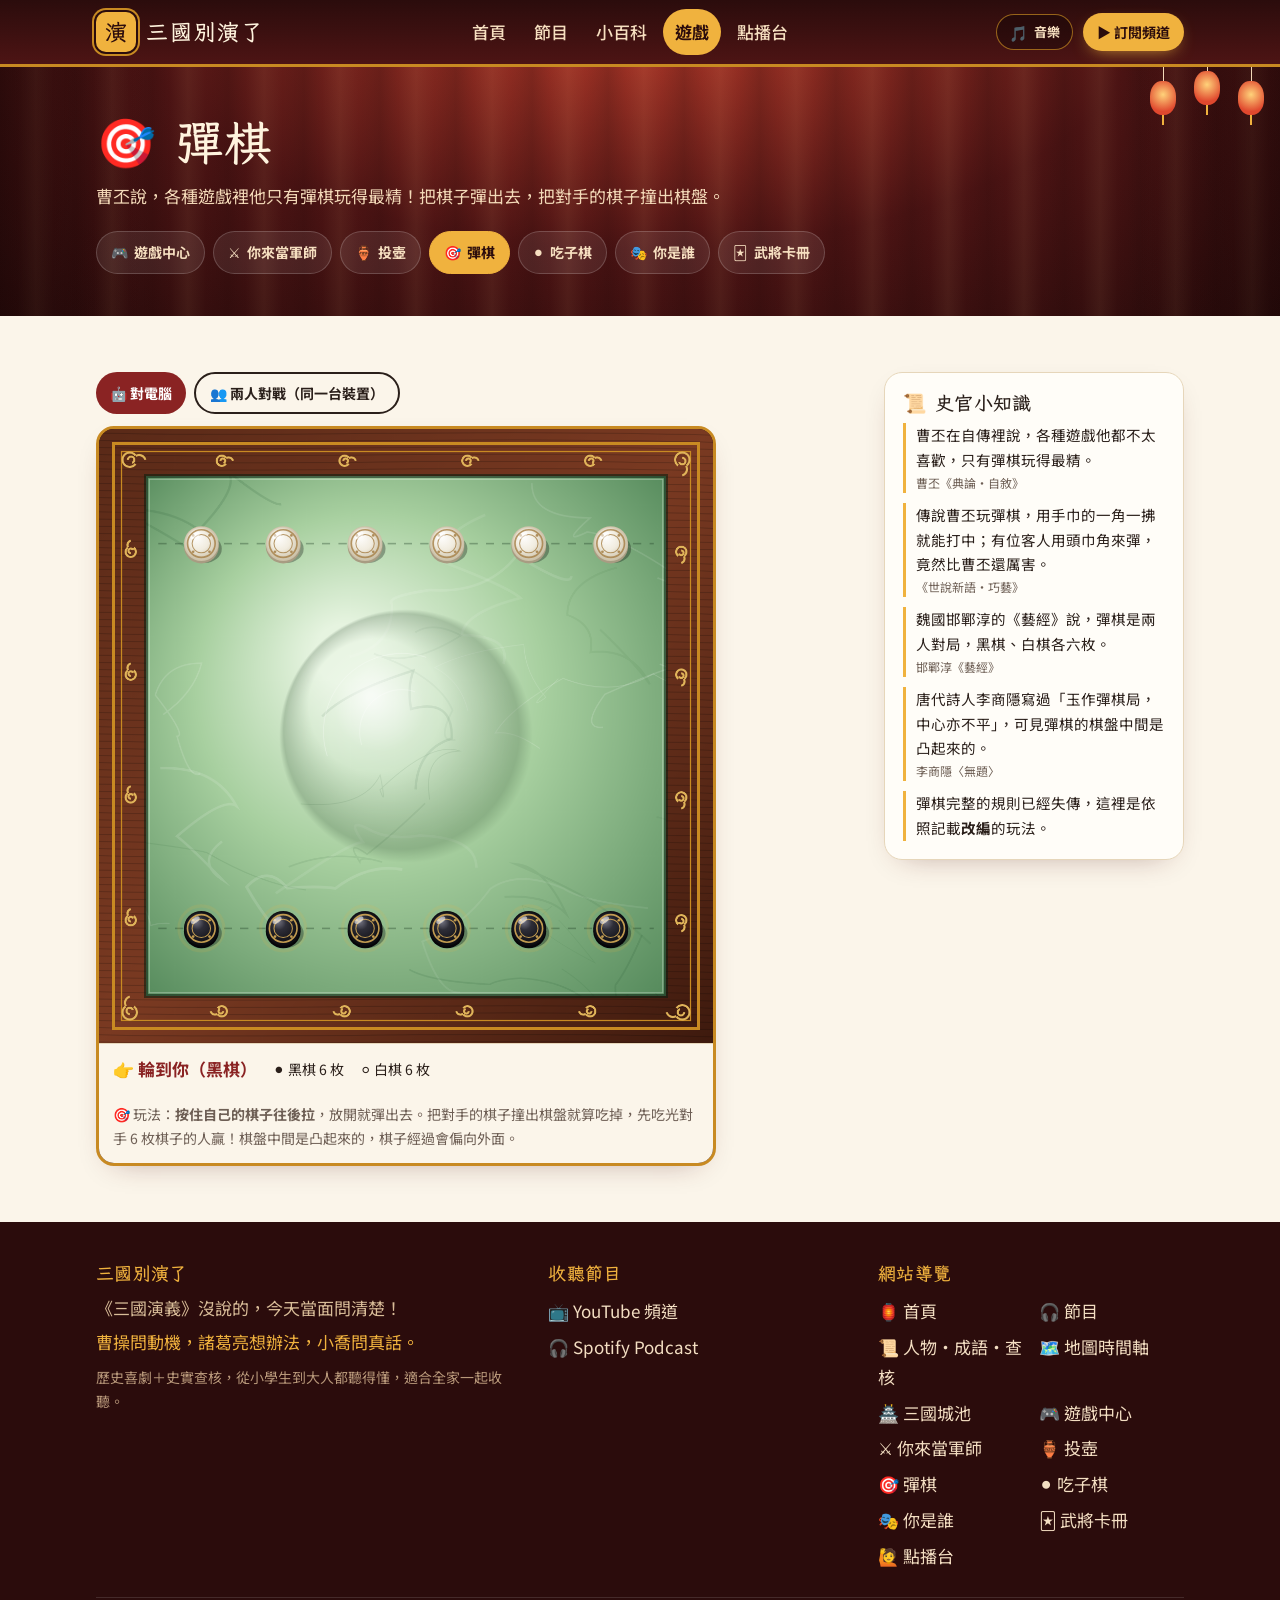
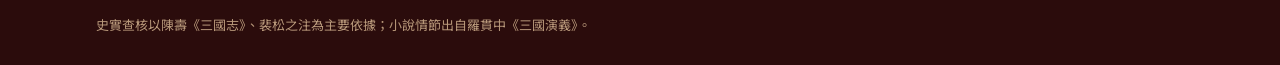
<file: danqi.html>
<!DOCTYPE html>
<html lang="zh-Hant-TW">
<head>
<meta charset="UTF-8" />
<meta name="viewport" content="width=device-width, initial-scale=1.0" />
<title>彈棋｜三國別演了</title>
<meta name="description" content="曹丕最拿手的遊戲！把自己的棋子彈出去，撞掉對手的棋子。棋盤中間凸起，球路會轉彎，可以對電腦或兩人對戰。" />
<!-- meta:start -->
<link rel="canonical" href="https://sanguo-dont-act.pages.dev/danqi" />
<link rel="icon" href="assets/img/favicon.ico" sizes="any" />
<link rel="icon" type="image/png" sizes="32x32" href="assets/img/favicon-32.png" />
<link rel="apple-touch-icon" href="assets/img/apple-touch-icon.png" />
<link rel="manifest" href="site.webmanifest" />
<meta name="theme-color" content="#4D1414" />
<meta property="og:type" content="website" />
<meta property="og:site_name" content="三國別演了" />
<meta property="og:locale" content="zh_TW" />
<meta property="og:title" content="彈棋｜三國別演了" />
<meta property="og:description" content="曹丕最拿手的遊戲！把自己的棋子彈出去，撞掉對手的棋子。棋盤中間凸起，球路會轉彎，可以對電腦或兩人對戰。" />
<meta property="og:url" content="https://sanguo-dont-act.pages.dev/danqi" />
<meta property="og:image" content="https://sanguo-dont-act.pages.dev/assets/img/og-image.png" />
<meta property="og:image:width" content="1200" />
<meta property="og:image:height" content="630" />
<meta name="twitter:card" content="summary_large_image" />
<meta name="twitter:title" content="彈棋｜三國別演了" />
<meta name="twitter:description" content="曹丕最拿手的遊戲！把自己的棋子彈出去，撞掉對手的棋子。棋盤中間凸起，球路會轉彎，可以對電腦或兩人對戰。" />
<meta name="twitter:image" content="https://sanguo-dont-act.pages.dev/assets/img/og-image.png" />
<link rel="preconnect" href="https://script.google.com" crossorigin />
<link rel="preconnect" href="https://script.googleusercontent.com" crossorigin />
<link rel="preconnect" href="https://i.ytimg.com" />
<!-- meta:end -->
<link rel="preconnect" href="https://fonts.googleapis.com" />
<link rel="preconnect" href="https://fonts.gstatic.com" crossorigin />
<link href="https://fonts.googleapis.com/css2?family=LXGW+WenKai+TC:wght@400;700&family=Noto+Sans+TC:wght@400;500;700;900&display=swap" rel="stylesheet" />
<link rel="stylesheet" href="assets/css/site.css" />
<style>
  .g-wrap { display: grid; gap: 18px; }
  @media (min-width: 960px) { .g-wrap { grid-template-columns: 1fr 300px; align-items: start; } .g-side { position: sticky; top: 84px; } }
  .g-wrap > * { min-width: 0; }
  .g-stage { border-radius: 18px; overflow: hidden; border: 3px solid var(--gold); box-shadow: var(--shadow); background: var(--curtain-deep); }
  .g-stage canvas { display: block; width: 100%; height: auto; touch-action: none; cursor: crosshair; }
  .hud { display: flex; flex-wrap: wrap; gap: 8px 16px; align-items: center; padding: 10px 14px; background: var(--paper); border-top: 1px solid var(--line); font-size: 14px; }
  .hud b { color: var(--curtain); font-size: 17px; }
  .g-tip { font-size: 14px; color: var(--muted); padding: 8px 14px 12px; background: var(--paper); }
  .g-side .card { padding: 18px; }
  .g-side h3 { font-size: 19px; margin-bottom: 8px; }
  .facts { list-style: none; padding: 0; margin: 0; display: grid; gap: 10px; font-size: 14.5px; line-height: 1.7; }
  .facts li { border-left: 3px solid var(--lantern); padding-left: 10px; }
  .facts .src { display: block; font-size: 12px; color: var(--muted); }
  .row { display: flex; gap: 8px; flex-wrap: wrap; }
  .dq-modes { margin-bottom: 12px; }
  .dq-stage { max-width: 620px; }
  .dq-stage canvas { cursor: grab; }
  .th-res h2 { font-size: clamp(26px, 5vw, 34px); color: var(--curtain); margin: 4px 0; }
  .th-res { display: grid; gap: 8px; }
</style>
</head>
<body data-page="danqi">
<main>
  <section class="page-hero">
    <div class="lanterns" aria-hidden="true"><span class="lantern"></span><span class="lantern"></span><span class="lantern"></span></div>
    <div class="wrap">
      <h1>🎯 彈棋</h1>
      <p>曹丕說，各種遊戲裡他只有彈棋玩得最精！把棋子彈出去，把對手的棋子撞出棋盤。</p>
    </div>
  </section>
  <section class="section">
    <div class="wrap">
      <div class="g-wrap">
        <div>
          <div class="dq-modes row" role="group" aria-label="對戰方式">
            <button class="btn btn-red btn-sm" data-mode="ai" aria-pressed="true">🤖 對電腦</button>
            <button class="btn btn-line btn-sm" data-mode="two" aria-pressed="false">👥 兩人對戰（同一台裝置）</button>
          </div>
          <div class="g-stage dq-stage">
            <canvas id="game" width="600" height="600" aria-label="彈棋遊戲：拖曳自己的棋子往後拉，放開彈出去"></canvas>
            <div class="hud" id="hud" aria-live="polite"></div>
            <p class="g-tip">🎯 玩法：<b>按住自己的棋子往後拉</b>，放開就彈出去。把對手的棋子撞出棋盤就算吃掉，先吃光對手 6 枚棋子的人贏！棋盤中間是凸起來的，棋子經過會偏向外面。</p>
          </div>
          <div id="result" class="card card-pad" hidden style="margin-top:16px"></div>
        </div>
        <aside class="g-side">
          <div class="card">
            <h3>📜 史官小知識</h3>
            <ul class="facts">
              <li>曹丕在自傳裡說，各種遊戲他都不太喜歡，只有彈棋玩得最精。<span class="src">曹丕《典論・自敘》</span></li>
              <li>傳說曹丕玩彈棋，用手巾的一角一拂就能打中；有位客人用頭巾角來彈，竟然比曹丕還厲害。<span class="src">《世說新語・巧藝》</span></li>
              <li>魏國邯鄲淳的《藝經》說，彈棋是兩人對局，黑棋、白棋各六枚。<span class="src">邯鄲淳《藝經》</span></li>
              <li>唐代詩人李商隱寫過「玉作彈棋局，中心亦不平」，可見彈棋的棋盤中間是凸起來的。<span class="src">李商隱〈無題〉</span></li>
              <li>彈棋完整的規則已經失傳，這裡是依照記載<b>改編</b>的玩法。</li>
            </ul>
          </div>
        </aside>
      </div>
    </div>
  </section>
</main>

<script src="assets/js/config.js"></script>
<script src="assets/js/data.js"></script>
<script src="assets/js/core.js"></script>
<script src="assets/js/danqi.js"></script>
</body>
</html>
</file>
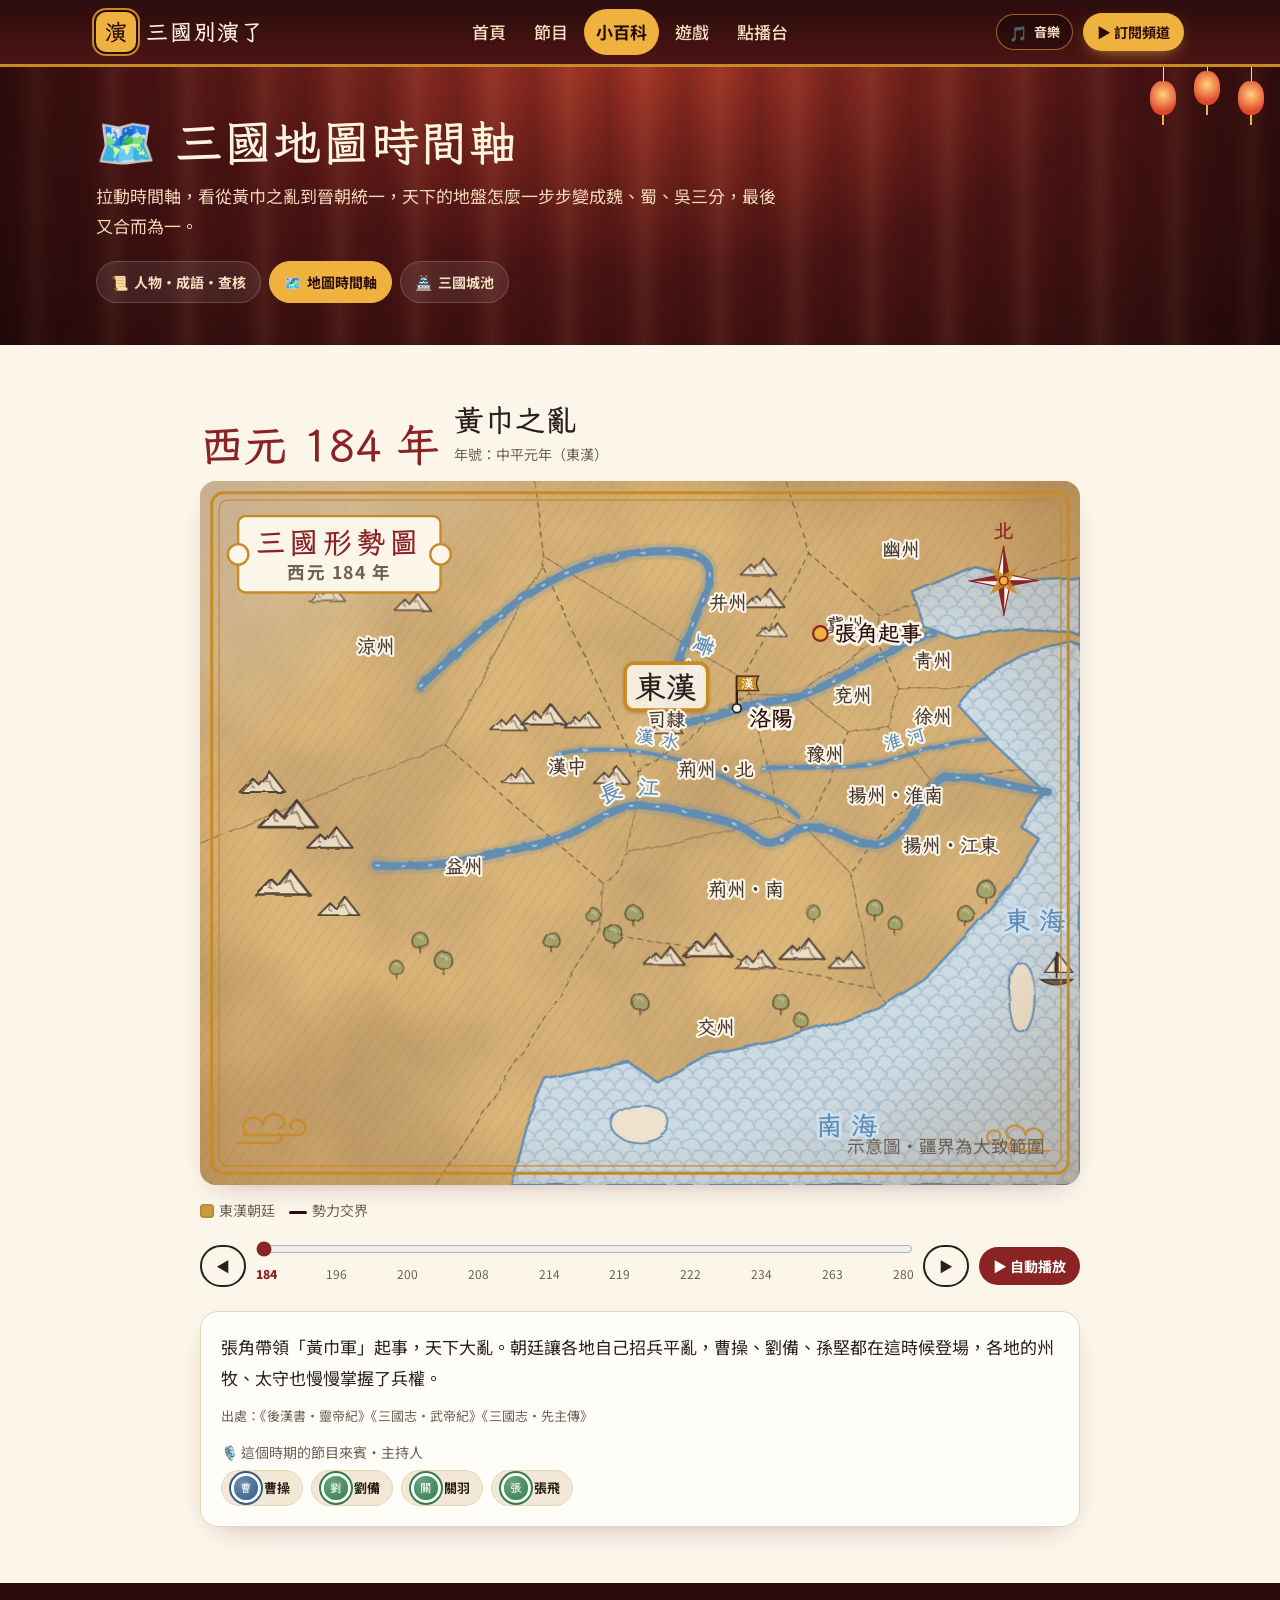
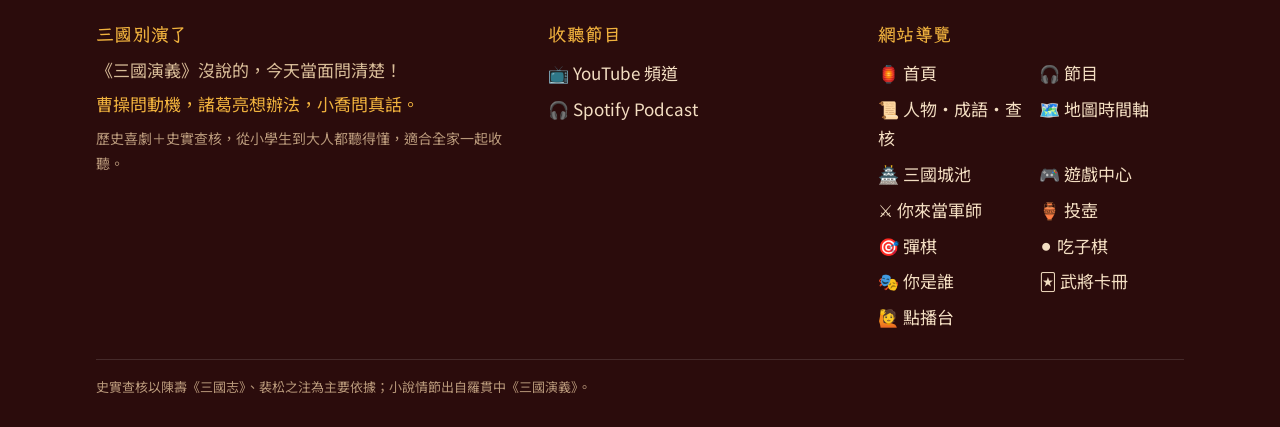
<file: map.html>
<!DOCTYPE html>
<html lang="zh-Hant-TW">
<head>
<meta charset="UTF-8" />
<meta name="viewport" content="width=device-width, initial-scale=1.0" />
<title>三國地圖時間軸｜三國別演了</title>
<meta name="description" content="拉動時間軸，看東漢末年到三國鼎立，魏蜀吳的地盤怎麼變化。點地圖上的戰役，就能換你當軍師！" />
<!-- meta:start -->
<link rel="canonical" href="https://sanguo-dont-act.pages.dev/map" />
<link rel="icon" href="assets/img/favicon.ico" sizes="any" />
<link rel="icon" type="image/png" sizes="32x32" href="assets/img/favicon-32.png" />
<link rel="apple-touch-icon" href="assets/img/apple-touch-icon.png" />
<link rel="manifest" href="site.webmanifest" />
<meta name="theme-color" content="#4D1414" />
<meta property="og:type" content="website" />
<meta property="og:site_name" content="三國別演了" />
<meta property="og:locale" content="zh_TW" />
<meta property="og:title" content="三國地圖時間軸｜三國別演了" />
<meta property="og:description" content="拉動時間軸，看東漢末年到三國鼎立，魏蜀吳的地盤怎麼變化。點地圖上的戰役，就能換你當軍師！" />
<meta property="og:url" content="https://sanguo-dont-act.pages.dev/map" />
<meta property="og:image" content="https://sanguo-dont-act.pages.dev/assets/img/og-image.png" />
<meta property="og:image:width" content="1200" />
<meta property="og:image:height" content="630" />
<meta name="twitter:card" content="summary_large_image" />
<meta name="twitter:title" content="三國地圖時間軸｜三國別演了" />
<meta name="twitter:description" content="拉動時間軸，看東漢末年到三國鼎立，魏蜀吳的地盤怎麼變化。點地圖上的戰役，就能換你當軍師！" />
<meta name="twitter:image" content="https://sanguo-dont-act.pages.dev/assets/img/og-image.png" />
<link rel="preconnect" href="https://script.google.com" crossorigin />
<link rel="preconnect" href="https://script.googleusercontent.com" crossorigin />
<link rel="preconnect" href="https://i.ytimg.com" />
<!-- meta:end -->
<link rel="preconnect" href="https://fonts.googleapis.com" />
<link rel="preconnect" href="https://fonts.gstatic.com" crossorigin />
<link href="https://fonts.googleapis.com/css2?family=LXGW+WenKai+TC:wght@400;700&family=Noto+Sans+TC:wght@400;500;700;900&display=swap" rel="stylesheet" />
<link rel="stylesheet" href="assets/css/site.css" />
<style>
  .tl-box { max-width: 880px; margin: 0 auto; display: grid; gap: 14px; }
  .tl-head { display: flex; align-items: flex-end; gap: 14px; flex-wrap: wrap; }
  .tl-year { font-family: var(--head); font-size: clamp(30px, 6vw, 44px); font-weight: 700; color: var(--curtain); line-height: 1; }
  .tl-title { font-size: clamp(22px, 4vw, 30px); }
  .tl-map { border-radius: 16px; overflow: hidden; box-shadow: var(--shadow); }
  .tl-map svg { display: block; width: 100%; height: auto; }
  .tl-map text { font-family: var(--head); }
  .tl-paper { fill: var(--paper-2); }
  .tl-cell { fill: var(--paper-2); fill-opacity: .5; transition: fill .9s ease; }
  .tl-cell.chg { animation: tlchg 1.8s ease-out; }
  @keyframes tlchg { 0% { fill-opacity: .95; } 35% { fill-opacity: .95; } 100% { fill-opacity: .5; } }
  .tl-border { fill: none; stroke: var(--ink); stroke-opacity: .3; stroke-width: 1; stroke-dasharray: 4 3; }
  .tl-wash { fill: none; stroke-width: 16; stroke-opacity: .55; stroke-linecap: round; }
  .tl-fb-halo { fill: none; stroke: var(--paper); stroke-width: 5.5; stroke-linecap: round; opacity: .8; }
  .tl-fb { fill: none; stroke: var(--curtain-deep); stroke-width: 2.4; stroke-linecap: round; opacity: .85; }
  .tl-hatch-line { stroke: #5a3a1a; stroke-opacity: .07; stroke-width: 2; }
  .tl-mtn { fill: var(--paper); fill-opacity: .72; stroke: var(--ink); stroke-width: 1.4; stroke-linejoin: round; stroke-opacity: .8; }
  .tl-tree { fill: #7C9A5E; fill-opacity: .55; stroke: var(--ink); stroke-width: 1.1; stroke-opacity: .7; }
  .tl-tree-s { fill: none; stroke: #fff; stroke-opacity: .5; stroke-width: 1; stroke-linecap: round; }
  .tl-trunk { stroke: var(--ink); stroke-width: 1.3; stroke-opacity: .7; }
  .tl-mtn-s { fill: none; stroke: var(--ink); stroke-width: 1.1; stroke-opacity: .45; stroke-linecap: round; }
  .tl-sea { fill: #CFE0EC; }
  .tl-wave-line { fill: none; stroke: var(--river); stroke-width: 1; stroke-opacity: .35; }
  .tl-coast { fill: none; stroke: var(--river); stroke-width: 1.6; }
  .tl-island { fill: var(--paper-2); stroke: var(--river); stroke-width: 1.2; }
  .tl-sea-name { fill: var(--river); font-size: 18px; font-weight: 700; paint-order: stroke; stroke: #CFE0EC; stroke-width: 4px; }
  .tl-river-bank { fill: none; stroke: var(--river); stroke-width: 11; stroke-linecap: round; opacity: .22; }
  .tl-river-bank.small { stroke-width: 7; }
  .tl-river { fill: none; stroke: var(--river); stroke-width: 5.5; stroke-linecap: round; }
  .tl-river.small { stroke-width: 2.8; }
  .tl-river-flow { fill: none; stroke: #fff; stroke-width: 1.2; stroke-linecap: round; stroke-dasharray: 2 16; opacity: .6; animation: tlflow 3.5s linear infinite; }
  @keyframes tlflow { to { stroke-dashoffset: -28; } }
  .tl-river-name { fill: var(--river); font-size: 15px; font-weight: 700; paint-order: stroke; stroke: var(--paper); stroke-width: 3px; }
  .tl-river-name.small { font-size: 12px; }
  .tl-boat .hull { fill: var(--qun); stroke: var(--ink); stroke-width: .8; }
  .tl-boat .mast { stroke: var(--ink); stroke-width: 1.2; }
  .tl-boat .sail { fill: var(--paper); stroke: var(--ink); stroke-width: .8; }
  .tl-boat .bob { animation: tlbob 3s ease-in-out infinite alternate; }
  @keyframes tlbob { from { transform: translateY(-1.5px) rotate(-3deg); } to { transform: translateY(1.5px) rotate(3deg); } }
  .tl-plaque { fill: var(--paper); fill-opacity: .92; stroke-width: 2.4; filter: drop-shadow(0 1.5px 1px rgba(60,30,10,.25)); }
  .tl-owner { font-size: 21px; font-weight: 700; fill: var(--ink); text-anchor: middle; }
  .tl-rname { font-size: 13px; font-weight: 700; fill: #4A3A30; text-anchor: middle; paint-order: stroke; stroke: var(--paper); stroke-width: 3px; stroke-linejoin: round; }
  .tl-star { fill: var(--curtain); stroke: var(--paper); stroke-width: 1.2; }
  .tl-pole { stroke: var(--ink); stroke-width: 1.6; }
  .tl-cloth { stroke: var(--ink); stroke-width: .8; transform-box: fill-box; transform-origin: 0 50%; animation: tlwave 1.5s ease-in-out infinite alternate; }
  @keyframes tlwave { from { transform: skewY(-5deg) scaleX(.94); } to { transform: skewY(5deg) scaleX(1); } }
  .tl-flag-ch { fill: #fff; font-size: 9px; font-weight: 700; text-anchor: middle; }
  .tl-cdot { fill: var(--paper); stroke: var(--ink); stroke-width: 1.2; }
  .tl-cname, .tl-mark text { font-size: 15px; font-weight: 700; fill: var(--curtain-deep); paint-order: stroke; stroke: var(--paper); stroke-width: 4px; stroke-linejoin: round; }
  .tl-mark circle { fill: var(--lantern); stroke: var(--curtain); stroke-width: 1.5; }
  .tl-battle { cursor: pointer; }
  .tl-bdot { fill: var(--curtain); stroke: var(--lantern); stroke-width: 2; }
  .tl-ring { fill: none; stroke: var(--lantern); stroke-width: 3; animation: tlring 1.8s ease-out infinite; transform-box: fill-box; transform-origin: center; }
  @keyframes tlring { from { transform: scale(.8); opacity: 1; } to { transform: scale(1.8); opacity: 0; } }
  .tl-sword { stroke: #fff; stroke-width: 2.6; stroke-linecap: round; }
  .tl-hilt { stroke: var(--lantern); stroke-width: 2.4; stroke-linecap: round; }
  .tl-battle:hover .tl-bdot { fill: var(--curtain-deep); }
  .tl-frame { fill: none; stroke: var(--gold); stroke-width: 2; }
  .tl-frame.thin { stroke-width: .8; }
  .tl-note { font-size: 12px; fill: var(--muted); font-family: var(--body) !important; }
  .tl-cloud path { fill: none; stroke: var(--gold); stroke-width: 2; stroke-linecap: round; opacity: .8; }
  .tl-cartouche rect, .tl-cartouche circle { fill: var(--paper); stroke: var(--gold); stroke-width: 1.6; }
  .tl-cartouche text { font-size: 20px; font-weight: 700; fill: var(--curtain); text-anchor: middle; letter-spacing: 3px; }
  .tl-cartouche text.sub { font-size: 12px; letter-spacing: 1px; fill: var(--muted); font-family: var(--body); }
  .tl-rose .r1 { fill: var(--curtain); } .tl-rose .r2 { fill: var(--paper); stroke: var(--curtain); stroke-width: .8; }
  .tl-rose .r3 { fill: var(--gold); opacity: .85; } .tl-rose .r0 { fill: var(--lantern); stroke: var(--curtain); }
  .tl-rose text { font-size: 14px; font-weight: 700; fill: var(--curtain); text-anchor: middle; }
  .fade { animation: tlfade .6s ease-out both; }
  @keyframes tlfade { from { opacity: 0; } to { opacity: 1; } }
  @media (max-width: 560px) {
    .tl-owner { font-size: 30px; } .tl-rname { font-size: 18px; } .tl-rname.sub { display: none; }
    .tl-cname, .tl-mark text { font-size: 20px; } .tl-cartouche { display: none; }
    .tl-river-name { font-size: 20px; stroke-width: 2.5px; fill: #24557D; } .tl-sea-name { font-size: 21px; fill: #2F6690; }
    /* 手機上字變小，白色描邊要變細、字要更深，才不會看起來一片白 */
    .tl-rname { opacity: 1; font-family: var(--body); font-weight: 900; font-size: 16px; fill: #3A2A20; stroke-width: 2.4px; }
    .tl-cname, .tl-mark text { font-family: var(--body); font-weight: 900; font-size: 18px; stroke-width: 2.8px; fill: #4A1010; }
    .tl-owner { font-size: 28px; }
    .tl-legend { font-size: 13px; gap: 4px 12px; }
  }
  @media (prefers-reduced-motion: reduce) { .tl-map *, .fade { animation: none !important; transition: none !important; } }

  .tl-legend { display: flex; gap: 6px 14px; flex-wrap: wrap; font-size: 14px; color: var(--muted); line-height: 1.6; }
  .tl-legend span { white-space: nowrap; }
  .tl-legend b { display: inline-block; width: 14px; height: 14px; border-radius: 4px; vertical-align: -2px; margin-right: 5px; opacity: .85; box-shadow: inset 0 0 0 1.5px rgba(0,0,0,.18); }
  .tl-legend .tl-lg-line { display: inline-block; width: 18px; height: 3px; background: var(--curtain-deep); vertical-align: middle; margin-right: 5px; border-radius: 2px; }
  .tl-era { font-size: 14px; color: var(--muted); margin-top: 2px; }
  .tl-ctrl { display: grid; grid-template-columns: auto 1fr auto auto; gap: 10px; align-items: center; }
  .tl-range { position: relative; padding-bottom: 26px; }
  .tl-range input { width: 100%; accent-color: var(--curtain); height: 28px; margin: 0; }
  .tl-ticks { position: absolute; left: 10px; right: 10px; top: 28px; height: 22px; }
  .tl-ticks button { position: absolute; transform: translateX(-50%); background: none; border: 0; padding: 0 2px; font-size: 12px; color: var(--muted); font-variant-numeric: tabular-nums; }
  .tl-ticks button.on { color: var(--curtain); font-weight: 900; }
  @media (max-width: 560px) {
    .tl-ctrl { grid-template-columns: auto 1fr auto; }
    .tl-ctrl #tlPlay { grid-column: 1 / -1; justify-self: center; }
    .tl-ticks button:nth-child(even) { top: 13px; }
    .tl-range { padding-bottom: 36px; }
  }
  .tl-info .tl-text { font-size: 17px; line-height: 1.8; }
  .src { font-size: 13px; color: var(--muted); }
  .row { display: flex; gap: 8px; flex-wrap: wrap; }
  .tl-cta { display: flex; gap: 10px; align-items: center; text-decoration: none; color: var(--ink); background: #FFF6E2; border: 2px solid var(--lantern); border-radius: 14px; padding: 12px 14px; font-size: 16px; }
  .tl-cta:hover { border-color: var(--curtain); }
  .tl-cta b { color: var(--curtain); }
</style>
</head>
<body data-page="map">
<main>
  <section class="page-hero">
    <div class="lanterns" aria-hidden="true"><span class="lantern"></span><span class="lantern"></span><span class="lantern"></span></div>
    <div class="wrap">
      <h1>🗺️ 三國地圖時間軸</h1>
      <p>拉動時間軸，看從黃巾之亂到晉朝統一，天下的地盤怎麼一步步變成魏、蜀、吳三分，最後又合而為一。</p>
    </div>
  </section>
  <section class="section">
    <div class="wrap">
      <div class="tl-box" id="tl"></div>
    </div>
  </section>
</main>

<script src="assets/js/config.js"></script>
<script src="assets/js/data.js"></script>
<script src="assets/js/core.js"></script>
<script src="assets/js/map.js"></script>
</body>
</html>
</file>
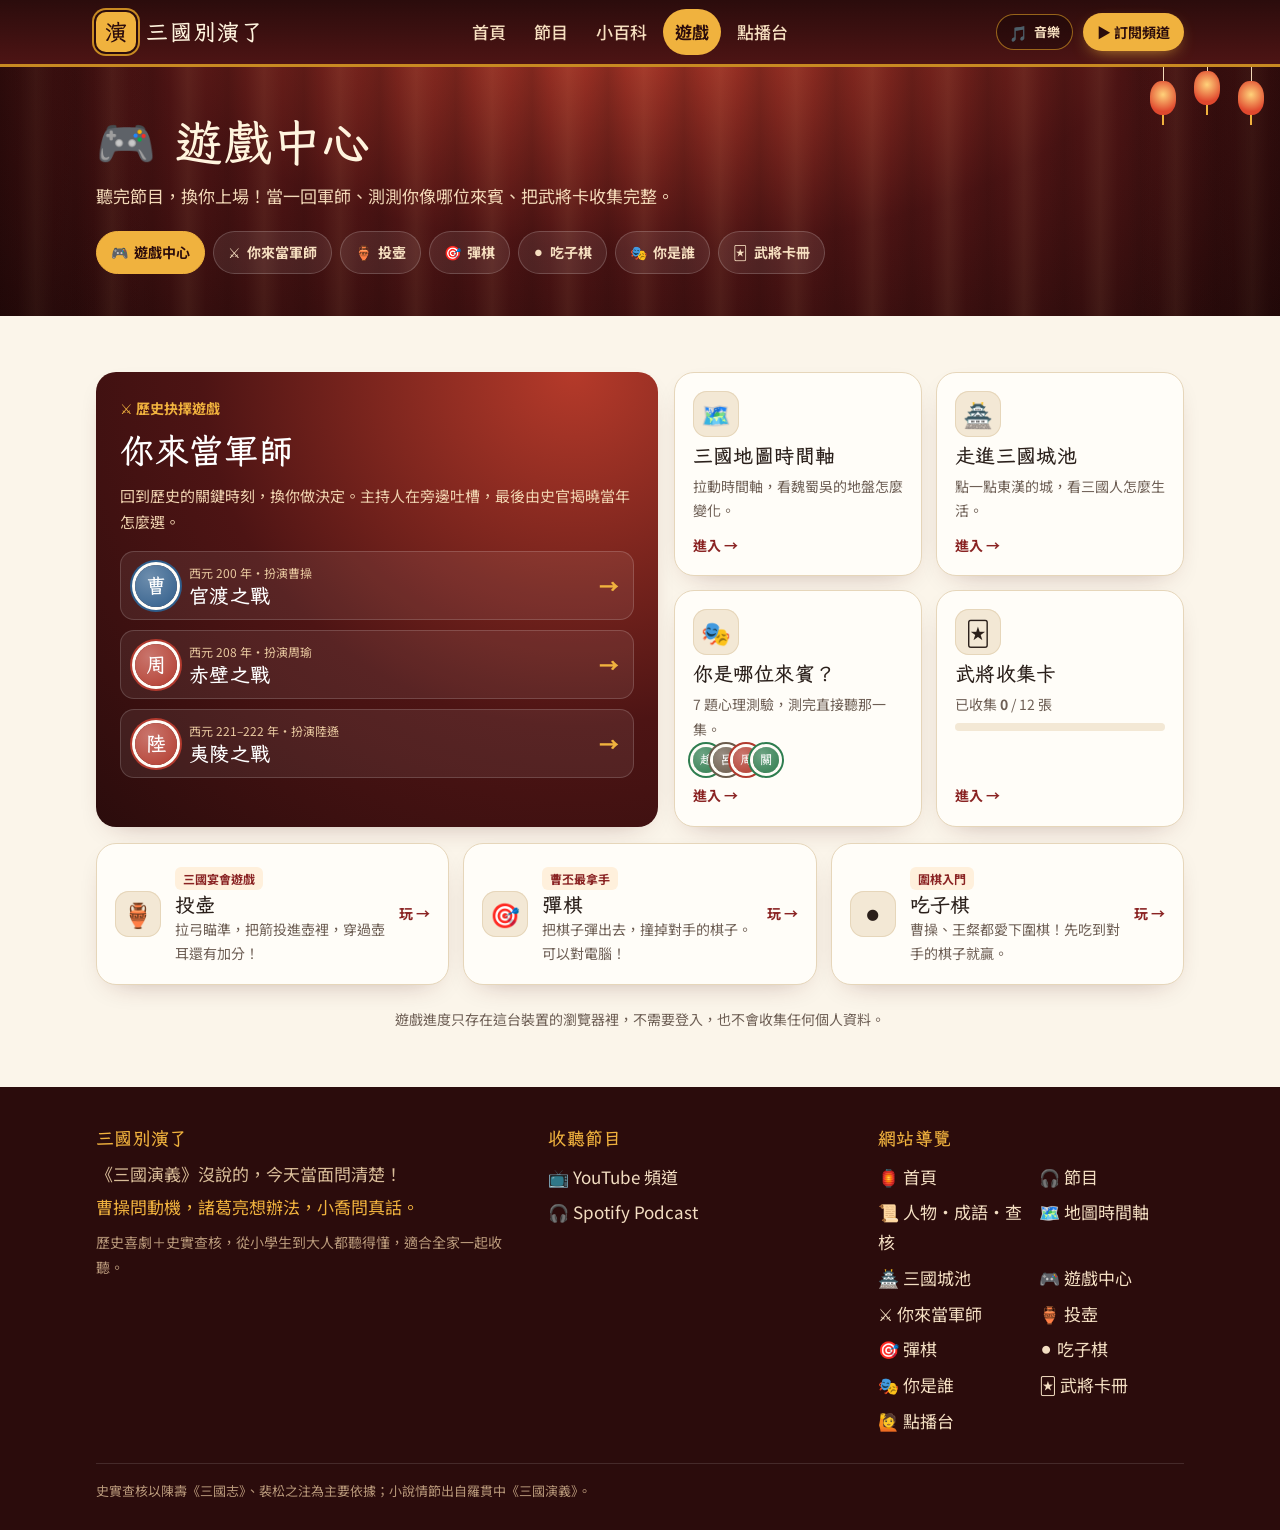
<file: play.html>
<!DOCTYPE html>
<html lang="zh-Hant-TW">
<head>
<meta charset="UTF-8" />
<meta name="viewport" content="width=device-width, initial-scale=1.0" />
<title>遊戲中心｜三國別演了</title>
<meta name="description" content="聽完節目，換你上場！你來當軍師、心理測驗、武將收集卡、三國地圖與城池，邊玩邊認識三國。" />
<!-- meta:start -->
<link rel="canonical" href="https://sanguo-dont-act.pages.dev/play" />
<link rel="icon" href="assets/img/favicon.ico" sizes="any" />
<link rel="icon" type="image/png" sizes="32x32" href="assets/img/favicon-32.png" />
<link rel="apple-touch-icon" href="assets/img/apple-touch-icon.png" />
<link rel="manifest" href="site.webmanifest" />
<meta name="theme-color" content="#4D1414" />
<meta property="og:type" content="website" />
<meta property="og:site_name" content="三國別演了" />
<meta property="og:locale" content="zh_TW" />
<meta property="og:title" content="遊戲中心｜三國別演了" />
<meta property="og:description" content="聽完節目，換你上場！你來當軍師、心理測驗、武將收集卡、三國地圖與城池，邊玩邊認識三國。" />
<meta property="og:url" content="https://sanguo-dont-act.pages.dev/play" />
<meta property="og:image" content="https://sanguo-dont-act.pages.dev/assets/img/og-image.png" />
<meta property="og:image:width" content="1200" />
<meta property="og:image:height" content="630" />
<meta name="twitter:card" content="summary_large_image" />
<meta name="twitter:title" content="遊戲中心｜三國別演了" />
<meta name="twitter:description" content="聽完節目，換你上場！你來當軍師、心理測驗、武將收集卡、三國地圖與城池，邊玩邊認識三國。" />
<meta name="twitter:image" content="https://sanguo-dont-act.pages.dev/assets/img/og-image.png" />
<link rel="preconnect" href="https://script.google.com" crossorigin />
<link rel="preconnect" href="https://script.googleusercontent.com" crossorigin />
<link rel="preconnect" href="https://i.ytimg.com" />
<!-- meta:end -->
<link rel="preconnect" href="https://fonts.googleapis.com" />
<link rel="preconnect" href="https://fonts.gstatic.com" crossorigin />
<link href="https://fonts.googleapis.com/css2?family=LXGW+WenKai+TC:wght@400;700&family=Noto+Sans+TC:wght@400;500;700;900&display=swap" rel="stylesheet" />
<link rel="stylesheet" href="assets/css/site.css" />
</head>
<body data-page="play">
<main>
  <section class="page-hero">
    <div class="lanterns" aria-hidden="true"><span class="lantern"></span><span class="lantern"></span><span class="lantern"></span></div>
    <div class="wrap">
      <h1>🎮 遊戲中心</h1>
      <p>聽完節目，換你上場！當一回軍師、測測你像哪位來賓、把武將卡收集完整。</p>
    </div>
  </section>
  <section class="section">
    <div class="wrap">
      <div class="bento" id="bento"></div>
      <p class="muted small" style="text-align:center;margin-top:22px">遊戲進度只存在這台裝置的瀏覽器裡，不需要登入，也不會收集任何個人資料。</p>
    </div>
  </section>
</main>

<script src="assets/js/config.js"></script>
<script src="assets/js/data.js"></script>
<script src="assets/js/core.js"></script>
<script>document.getElementById("bento").innerHTML = SG.playBento();</script>
</body>
</html>
</file>
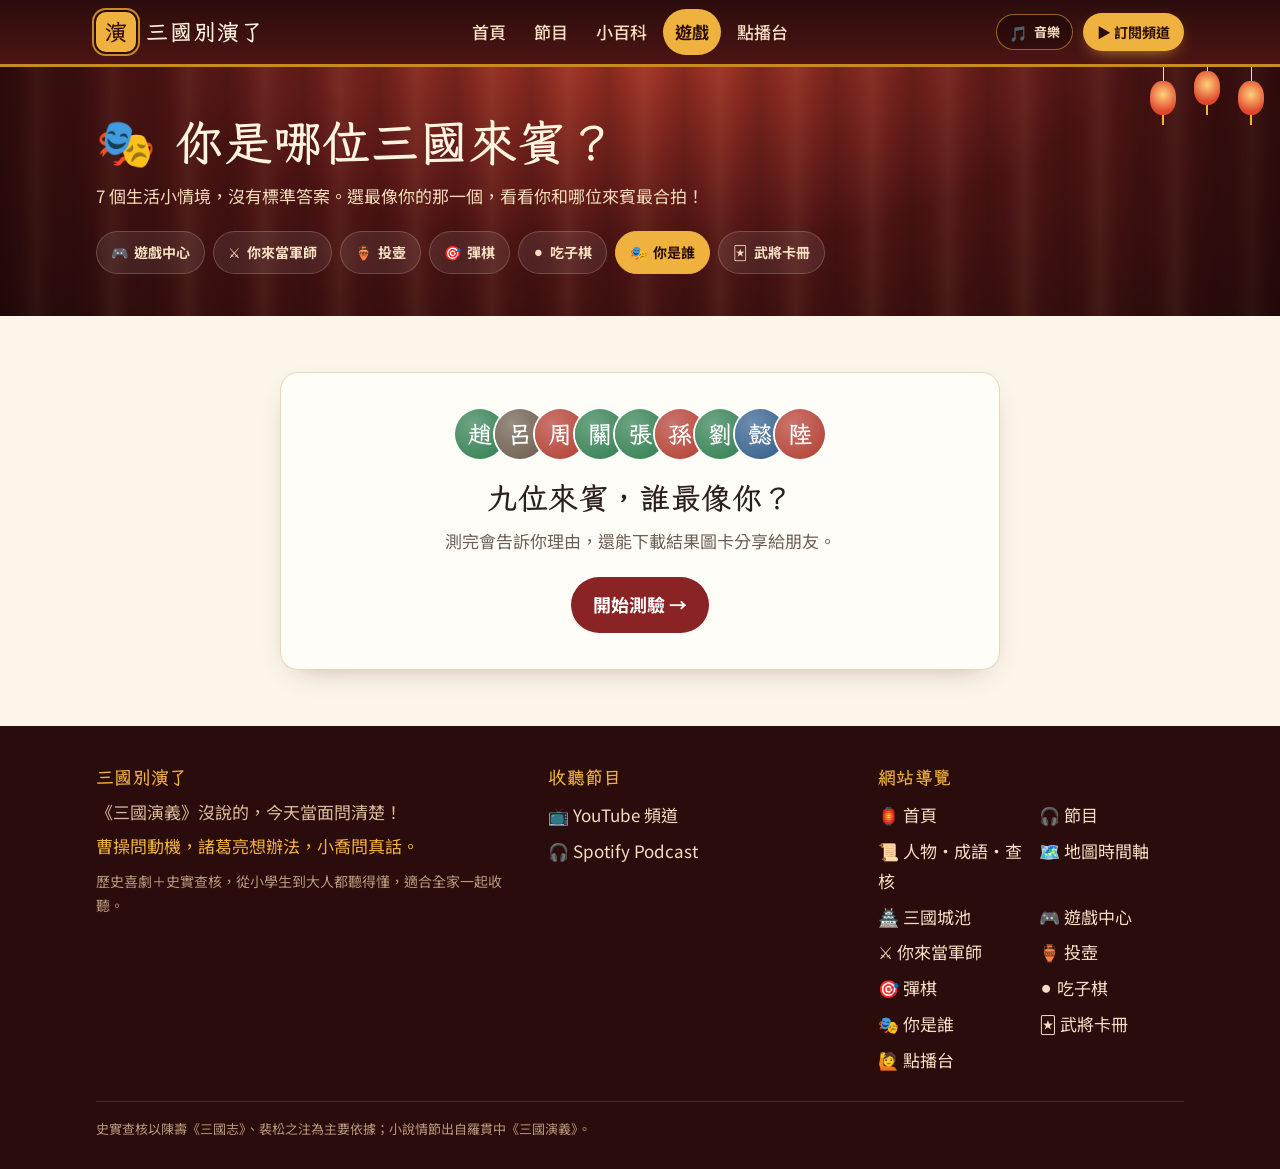
<file: quiz.html>
<!DOCTYPE html>
<html lang="zh-Hant-TW">
<head>
<meta charset="UTF-8" />
<meta name="viewport" content="width=device-width, initial-scale=1.0" />
<title>你是哪位三國來賓？｜三國別演了</title>
<meta name="description" content="7 題心理小測驗：你最像趙雲的勇敢、司馬懿的耐心，還是張飛的熱血？測完直接收聽那一集！" />
<!-- meta:start -->
<link rel="canonical" href="https://sanguo-dont-act.pages.dev/quiz" />
<link rel="icon" href="assets/img/favicon.ico" sizes="any" />
<link rel="icon" type="image/png" sizes="32x32" href="assets/img/favicon-32.png" />
<link rel="apple-touch-icon" href="assets/img/apple-touch-icon.png" />
<link rel="manifest" href="site.webmanifest" />
<meta name="theme-color" content="#4D1414" />
<meta property="og:type" content="website" />
<meta property="og:site_name" content="三國別演了" />
<meta property="og:locale" content="zh_TW" />
<meta property="og:title" content="你是哪位三國來賓？｜三國別演了" />
<meta property="og:description" content="7 題心理小測驗：你最像趙雲的勇敢、司馬懿的耐心，還是張飛的熱血？測完直接收聽那一集！" />
<meta property="og:url" content="https://sanguo-dont-act.pages.dev/quiz" />
<meta property="og:image" content="https://sanguo-dont-act.pages.dev/assets/img/og-image.png" />
<meta property="og:image:width" content="1200" />
<meta property="og:image:height" content="630" />
<meta name="twitter:card" content="summary_large_image" />
<meta name="twitter:title" content="你是哪位三國來賓？｜三國別演了" />
<meta name="twitter:description" content="7 題心理小測驗：你最像趙雲的勇敢、司馬懿的耐心，還是張飛的熱血？測完直接收聽那一集！" />
<meta name="twitter:image" content="https://sanguo-dont-act.pages.dev/assets/img/og-image.png" />
<link rel="preconnect" href="https://script.google.com" crossorigin />
<link rel="preconnect" href="https://script.googleusercontent.com" crossorigin />
<link rel="preconnect" href="https://i.ytimg.com" />
<!-- meta:end -->
<script type="application/ld+json">
{
  "@context": "https://schema.org",
  "@type": "Quiz",
  "name": "你是哪位三國來賓？｜三國別演了",
  "description": "7 題心理小測驗：你最像趙雲的勇敢、司馬懿的耐心，還是張飛的熱血？測完直接收聽那一集！",
  "url": "https://sanguo-dont-act.pages.dev/quiz",
  "inLanguage": "zh-Hant-TW",
  "isAccessibleForFree": true,
  "about": {
    "@type": "Thing",
    "name": "三國人物性格測驗"
  },
  "isPartOf": {
    "@type": "WebSite",
    "name": "三國別演了",
    "url": "https://sanguo-dont-act.pages.dev/"
  }
}
</script>
<link rel="preconnect" href="https://fonts.googleapis.com" />
<link rel="preconnect" href="https://fonts.gstatic.com" crossorigin />
<link href="https://fonts.googleapis.com/css2?family=LXGW+WenKai+TC:wght@400;700&family=Noto+Sans+TC:wght@400;500;700;900&display=swap" rel="stylesheet" />
<link rel="stylesheet" href="assets/css/site.css" />
<style>
  .q-box { max-width: 720px; margin: 0 auto; }
  .opts { display: grid; gap: 10px; margin-top: 20px; }
  .opt { text-align: left; border: 2px solid var(--line); background: #fff; border-radius: 14px; padding: 14px 18px; font-size: 18px; font-weight: 500; transition: all .15s; }
  .opt:hover { border-color: var(--curtain); background: #FFF6F3; transform: translateX(3px); }
  .steps { display: flex; gap: 6px; }
  .steps i { flex: 1; height: 6px; border-radius: 6px; background: var(--line); }
  .steps i.on { background: var(--curtain); }
  .result-head { padding: 32px 24px; text-align: center; color: #fff; background: linear-gradient(135deg, var(--f), color-mix(in srgb, var(--f) 55%, #000)); }
  .result-head .avatar { margin: 0 auto; box-shadow: 0 0 0 4px rgba(255,255,255,.9); }
  .result-head h2 { font-size: clamp(34px, 7vw, 52px); margin-top: 12px; }
  .faces { display: flex; justify-content: center; padding-left: 10px; }
  .faces > span { margin-left: -10px; }
  .faces .avatar { --s: clamp(30px, 10.5vw, 50px) !important; box-shadow: 0 0 0 2px #fff; }
  .also { display: flex; gap: 10px; justify-content: center; flex-wrap: wrap; }
  .challenge-banner { display: inline-flex; align-items: center; gap: 10px; background: var(--paper-2); border: 1px solid var(--line); border-radius: 999px; padding: 6px 14px 6px 8px; margin-bottom: 14px; font-size: 14px; font-weight: 700; max-width: 100%; }
  .share-panel { border-top: 1px dashed var(--line); padding-top: 16px; display: grid; gap: 10px; }
  .share-row { display: flex; gap: 10px; justify-content: center; flex-wrap: wrap; }
</style>
</head>
<body data-page="quiz">
<main>
  <section class="page-hero">
    <div class="lanterns" aria-hidden="true"><span class="lantern"></span><span class="lantern"></span><span class="lantern"></span></div>
    <div class="wrap">
      <h1>🎭 你是哪位三國來賓？</h1>
      <p>7 個生活小情境，沒有標準答案。選最像你的那一個，看看你和哪位來賓最合拍！</p>
    </div>
  </section>
  <section class="section">
    <div class="wrap">
      <div class="q-box" id="box"></div>
    </div>
  </section>
</main>

<script src="assets/js/config.js"></script>
<script src="assets/js/data.js"></script>
<script src="assets/js/core.js"></script>
<script>
(function () {
  const { $, esc, avatar, FACTION, personById, epByCode, links, Store, toast } = SG;
  const box = $("#box");
  const FACTION_HEX = { wei: "#2F5D8A", shu: "#2E7D4F", wu: "#B23A2E", qun: "#6B5B4B" };
  let i = 0, score = {};

  function getChallengeGuest() {
    const m = location.hash.match(/^#r=([a-z0-9-]+)$/i);
    const guest = m && personById[m[1]];
    return guest && guest.role === "guest" ? guest : null;
  }

  function wrapLines(ctx, text, maxW) {
    const lines = [];
    let line = "";
    for (const ch of String(text || "")) {
      if (ch === "\n") { lines.push(line); line = ""; continue; }
      const next = line + ch;
      if (ctx.measureText(next).width > maxW && line) { lines.push(line); line = ch; }
      else line = next;
    }
    if (line) lines.push(line);
    return lines;
  }

  function roundRect(ctx, x, y, w, h, r) {
    ctx.beginPath();
    ctx.moveTo(x + r, y);
    ctx.arcTo(x + w, y, x + w, y + h, r);
    ctx.arcTo(x + w, y + h, x, y + h, r);
    ctx.arcTo(x, y + h, x, y, r);
    ctx.arcTo(x, y, x + w, y, r);
    ctx.closePath();
  }

  function loadPortrait(id) {
    return new Promise(resolve => {
      const img = new Image();
      img.onload = () => resolve(img);
      img.onerror = () => resolve(null);
      img.src = `assets/img/cards/${id}.webp`;
    });
  }

  async function buildResultCardBlob(p, ep) {
    if (document.fonts && document.fonts.ready) {
      try { await document.fonts.ready; } catch (_) {}
    }
    const W = 1080, H = 1080;
    const canvas = document.createElement("canvas");
    canvas.width = W; canvas.height = H;
    const ctx = canvas.getContext("2d");
    const fc = FACTION_HEX[p.faction] || "#8A2323";

    // 紙張底色與邊框
    ctx.fillStyle = "#FBF5EA";
    ctx.fillRect(0, 0, W, H);

    // 頂部陣營戲台背景
    const grad = ctx.createLinearGradient(0, 0, W, 430);
    grad.addColorStop(0, fc);
    grad.addColorStop(1, "#2B0C0C");
    ctx.fillStyle = grad;
    ctx.fillRect(0, 0, W, 430);
    ctx.fillStyle = "#F0B23E";
    ctx.fillRect(0, 424, W, 6);

    // 頂部標誌
    ctx.textAlign = "center";
    ctx.fillStyle = "rgba(255, 244, 222, 0.9)";
    ctx.font = '700 28px "Noto Sans TC", "Microsoft JhengHei", sans-serif';
    ctx.fillText("🎭 三國別演了｜你是哪位三國來賓？", W / 2, 58);

    // 圓形角色頭像（若無圖檔則退回姓氏印章）
    const portrait = await loadPortrait(p.id);
    const cx = W / 2, cy = 192, r = 98;
    ctx.save();
    ctx.beginPath(); ctx.arc(cx, cy, r, 0, Math.PI * 2); ctx.clip();
    if (portrait) {
      const scale = Math.max((r * 2) / portrait.width, (r * 2) / portrait.height);
      const dw = portrait.width * scale, dh = portrait.height * scale;
      ctx.drawImage(portrait, cx - dw / 2, cy - r - (dh - r * 2) * 0.12, dw, dh);
    } else {
      ctx.fillStyle = fc;
      ctx.fillRect(cx - r, cy - r, r * 2, r * 2);
      ctx.fillStyle = "#FFF4DE";
      ctx.font = '700 96px "LXGW WenKai TC", serif';
      ctx.textBaseline = "middle";
      const ch = p.name.length > 2 ? p.name.slice(-1) : p.name.slice(0, 1);
      ctx.fillText(ch, cx, cy + 4);
      ctx.textBaseline = "alphabetic";
    }
    ctx.restore();
    ctx.lineWidth = 7; ctx.strokeStyle = "#FFFFFF";
    ctx.beginPath(); ctx.arc(cx, cy, r, 0, Math.PI * 2); ctx.stroke();
    ctx.lineWidth = 3; ctx.strokeStyle = "#F0B23E";
    ctx.beginPath(); ctx.arc(cx, cy, r + 6, 0, Math.PI * 2); ctx.stroke();

    // 角色名稱與標籤
    ctx.fillStyle = "#FFFFFF";
    ctx.font = '700 66px "LXGW WenKai TC", "Noto Serif TC", serif';
    ctx.fillText(p.name, W / 2, 354);
    ctx.fillStyle = "#F6DFC0";
    ctx.font = '500 26px "Noto Sans TC", "Microsoft JhengHei", sans-serif';
    ctx.fillText(`${FACTION[p.faction] || ""}・${p.tags.map(t => "#" + t).join("  ")}`, W / 2, 398);

    // 測驗短評
    ctx.textAlign = "left";
    ctx.fillStyle = "#2A1F1A";
    ctx.font = '700 34px "Noto Sans TC", "Microsoft JhengHei", sans-serif';
    const blurbLines = wrapLines(ctx, p.quizBlurb, W - 160).slice(0, 4);
    let y = 505;
    blurbLines.forEach(line => { ctx.fillText(line, 80, y); y += 52; });

    // 本集金句盒
    if (ep && ep.lesson) {
      y += 22;
      ctx.font = '500 27px "Noto Sans TC", "Microsoft JhengHei", sans-serif';
      const lessonLines = wrapLines(ctx, `💡 ${p.name}教你的事：${ep.lesson}`, W - 210).slice(0, 3);
      const boxH = lessonLines.length * 42 + 46;
      roundRect(ctx, 80, y, W - 160, boxH, 16);
      ctx.fillStyle = "#F3E8D5";
      ctx.fill();
      ctx.fillStyle = "#C88A22";
      roundRect(ctx, 80, y, 10, boxH, 5);
      ctx.fill();
      ctx.fillStyle = "#4D1414";
      let ly = y + 50;
      lessonLines.forEach(line => { ctx.fillText(line, 112, ly); ly += 42; });
    }

    // 底部網址引導列
    ctx.fillStyle = "#2B0C0C";
    ctx.fillRect(0, H - 104, W, 104);
    ctx.fillStyle = "#C88A22";
    ctx.fillRect(0, H - 104, W, 4);
    ctx.textAlign = "center";
    ctx.fillStyle = "#F0B23E";
    ctx.font = '700 30px "Noto Sans TC", "Microsoft JhengHei", sans-serif';
    ctx.fillText("你也來測測最像哪位三國來賓 → sanguo-dont-act.pages.dev/quiz", W / 2, H - 40);

    return new Promise(resolve => canvas.toBlob(resolve, "image/png"));
  }

  function start() {
    i = 0; score = {};
    const guests = PEOPLE.filter(p => p.role === "guest");
    const ref = getChallengeGuest();
    const num = n => n <= 10 ? "零一二三四五六七八九十"[n] : n >= 20 ? "零一二三四五六七八九"[Math.floor(n / 10)] + "十" + (n % 10 ? "零一二三四五六七八九"[n % 10] : "") : "十" + "零一二三四五六七八九"[n % 10];
    box.innerHTML = `<div class="card card-pad" style="text-align:center;padding:36px 24px">
      ${ref ? `<div class="challenge-banner">${avatar(ref, 36)}<span>朋友測出最像「<b>${esc(ref.name)}</b>」！換你來測測看</span></div>` : ""}
      <div class="faces">${guests.map(p => `<span>${avatar(p, 50)}</span>`).join("")}</div>
      <h2 style="font-size:clamp(24px,6.5vw,30px);margin-top:20px">${num(guests.length)}位來賓，誰最像你？</h2>
      <p class="muted" style="margin-top:8px">測完會告訴你理由，還能下載結果圖卡分享給朋友。</p>
      <button class="btn btn-red" style="margin-top:22px;font-size:18px" id="go">開始測驗 →</button></div>`;
    $("#go").addEventListener("click", show);
  }
  function show() {
    const item = PERSONA_QUIZ[i];
    box.innerHTML = `<div class="card card-pad fade-in" style="padding:28px">
      <div class="steps" aria-hidden="true">${PERSONA_QUIZ.map((_, k) => `<i class="${k <= i ? "on" : ""}"></i>`).join("")}</div>
      <p class="muted small" style="margin-top:14px">第 ${i + 1} / ${PERSONA_QUIZ.length} 題</p>
      <h2 style="font-size:clamp(24px,4vw,30px);margin-top:4px">${esc(item.q)}</h2>
      <div class="opts">${item.options.map((o, k) => `<button class="opt" data-k="${k}">${esc(o.t)}</button>`).join("")}</div>
    </div>`;
    box.querySelectorAll(".opt").forEach(b => b.addEventListener("click", () => {
      item.options[+b.dataset.k].p.forEach(id => score[id] = (score[id] || 0) + 1);
      i++;
      i < PERSONA_QUIZ.length ? show() : result();
    }));
    box.querySelector(".opt").focus({ preventScroll: true });
  }
  function result() {
    const order = PEOPLE.filter(p => p.role === "guest").map(p => p.id);
    const ranked = Object.entries(score).sort((a, b) => b[1] - a[1] || order.indexOf(a[0]) - order.indexOf(b[0]));
    const p = personById[ranked[0][0]];
    const others = ranked.slice(1, 3).map(([id]) => personById[id]);
    const ep = epByCode[p.episode];
    const baseUrl = location.href.split("#")[0].split("?")[0];
    const shareUrl = `${baseUrl}#r=${p.id}`;
    const tagsLine = p.tags.map(t => "#" + t).join(" ");
    const lessonLine = ep && ep.lesson ? `\n💡 一句話學三國：${ep.lesson}` : "";
    const shareText = `🎭 我在《三國別演了》測出最像【${p.name}】！\n${tagsLine}\n${p.quizBlurb}${lessonLine}\n\n👉 來測測你是哪位三國來賓：${shareUrl}`;

    Store.vote("persona:" + p.id); // 統計大家測出誰（不影響畫面）
    SG.Cards.mark("quiz:" + p.id);
    box.innerHTML = `<article class="card fade-in f-${p.faction}">
      <div class="result-head">
        ${avatar(p, 96)}
        <p style="margin-top:14px;opacity:.9">你最像的三國來賓是</p>
        <h2>${esc(p.name)}</h2>
        <p style="opacity:.9">${p.tags.map(t => "#" + esc(t)).join("　")}</p>
      </div>
      <div class="card-pad" style="display:grid;gap:16px;padding:24px">
        <p style="font-size:19px;font-weight:700">${esc(p.quizBlurb)}</p>
        ${ep && ep.lesson ? `<p class="ep-lesson">💡 ${esc(p.name)}教你的事：${esc(ep.lesson)}</p>` : ""}
        <p class="muted">${esc(p.oneLine)}</p>
        <div style="display:flex;gap:10px;flex-wrap:wrap">
          ${ep ? `<button class="btn btn-red" data-play="${esc(ep.code)}">▶ 收聽 ${esc(ep.code)} ${esc(p.name)}來作客</button>` : ""}
          <a class="btn btn-line" href="${links.person(p.id)}">📜 看${esc(p.name)}的人物檔案</a>
        </div>
        ${others.length ? `<div style="border-top:1px dashed var(--line);padding-top:14px"><p class="small muted" style="text-align:center;margin-bottom:8px">你身上也有一點……</p>
          <div class="also">${others.map(o => `<a class="chip chip-link" href="${links.person(o.id)}" style="padding:6px 12px">${avatar(o, 26)} ${esc(o.name)}</a>`).join("")}</div></div>` : ""}
        <div class="share-panel">
          <div class="share-row">
            <button class="btn btn-ink btn-sm" type="button" id="share">📋 一鍵複製結果分享</button>
            <button class="btn btn-line btn-sm" type="button" id="downloadCard">🖼️ 下載結果圖卡</button>
            ${typeof navigator.share === "function" ? `<button class="btn btn-line btn-sm" type="button" id="nativeShare">📤 傳給好友</button>` : ""}
            <button class="btn btn-line btn-sm" type="button" id="again">↺ 再測一次</button>
          </div>
        </div>
      </div></article>`;
    $("#again").addEventListener("click", start);
    $("#share").addEventListener("click", async () => {
      const btn = $("#share");
      try {
        await navigator.clipboard.writeText(shareText);
        btn.textContent = "✓ 已複製分享文案";
        toast("已複製！貼到 Threads、LINE 或 FB 揪朋友來測");
        setTimeout(() => { if (btn.isConnected) btn.textContent = "📋 一鍵複製結果分享"; }, 2200);
      } catch (_) {
        prompt("複製這段文字分享：", shareText);
      }
    });
    $("#downloadCard").addEventListener("click", async () => {
      const btn = $("#downloadCard");
      btn.disabled = true; btn.textContent = "圖卡產生中…";
      try {
        const blob = await buildResultCardBlob(p, ep);
        const a = document.createElement("a");
        const url = URL.createObjectURL(blob);
        a.href = url; a.download = `sanguo-quiz-${p.id}.png`;
        document.body.appendChild(a); a.click(); a.remove();
        setTimeout(() => URL.revokeObjectURL(url), 1500);
        toast("已下載結果圖卡！可發限動或 Threads");
      } catch (err) {
        console.warn("結果圖卡產生失敗", err);
        toast("圖卡產生失敗，請改用複製文案分享");
      } finally {
        if (btn.isConnected) { btn.disabled = false; btn.textContent = "🖼️ 下載結果圖卡"; }
      }
    });
    const nativeBtn = $("#nativeShare");
    if (nativeBtn) {
      nativeBtn.addEventListener("click", async () => {
        try {
          const blob = await buildResultCardBlob(p, ep);
          const file = blob ? new File([blob], `sanguo-quiz-${p.id}.png`, { type: "image/png" }) : null;
          if (file && navigator.canShare && navigator.canShare({ files: [file] })) {
            await navigator.share({ title: `我在《三國別演了》測出最像【${p.name}】`, text: shareText, files: [file] });
          } else {
            await navigator.share({ title: `我是哪位三國來賓？｜三國別演了`, text: shareText, url: shareUrl });
          }
        } catch (err) {
          if (err && err.name !== "AbortError") toast("無法開啟系統分享，請改按一鍵複製");
        }
      });
    }
    box.scrollIntoView({ behavior: "smooth", block: "start" });
  }
  window.addEventListener("hashchange", () => { if (i === 0) start(); });
  start();
})();
</script>
</body>
</html>
</file>
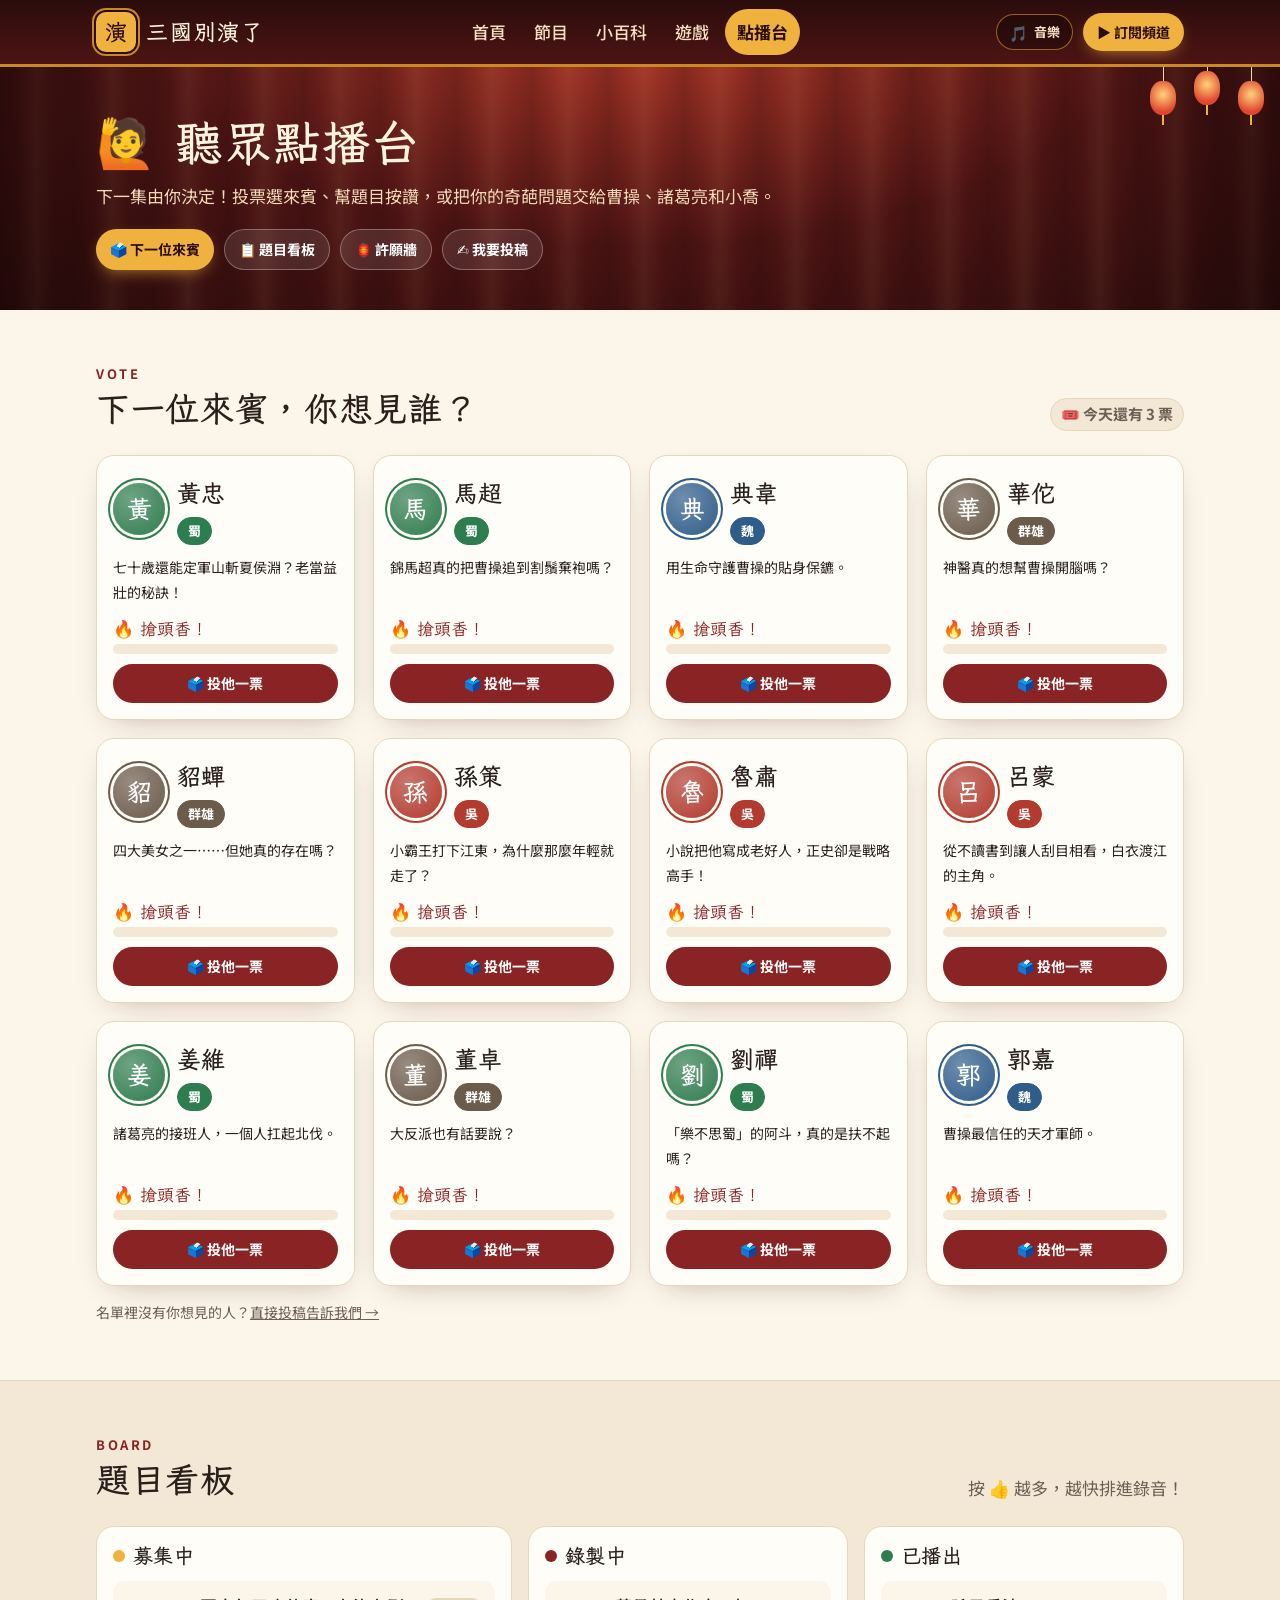
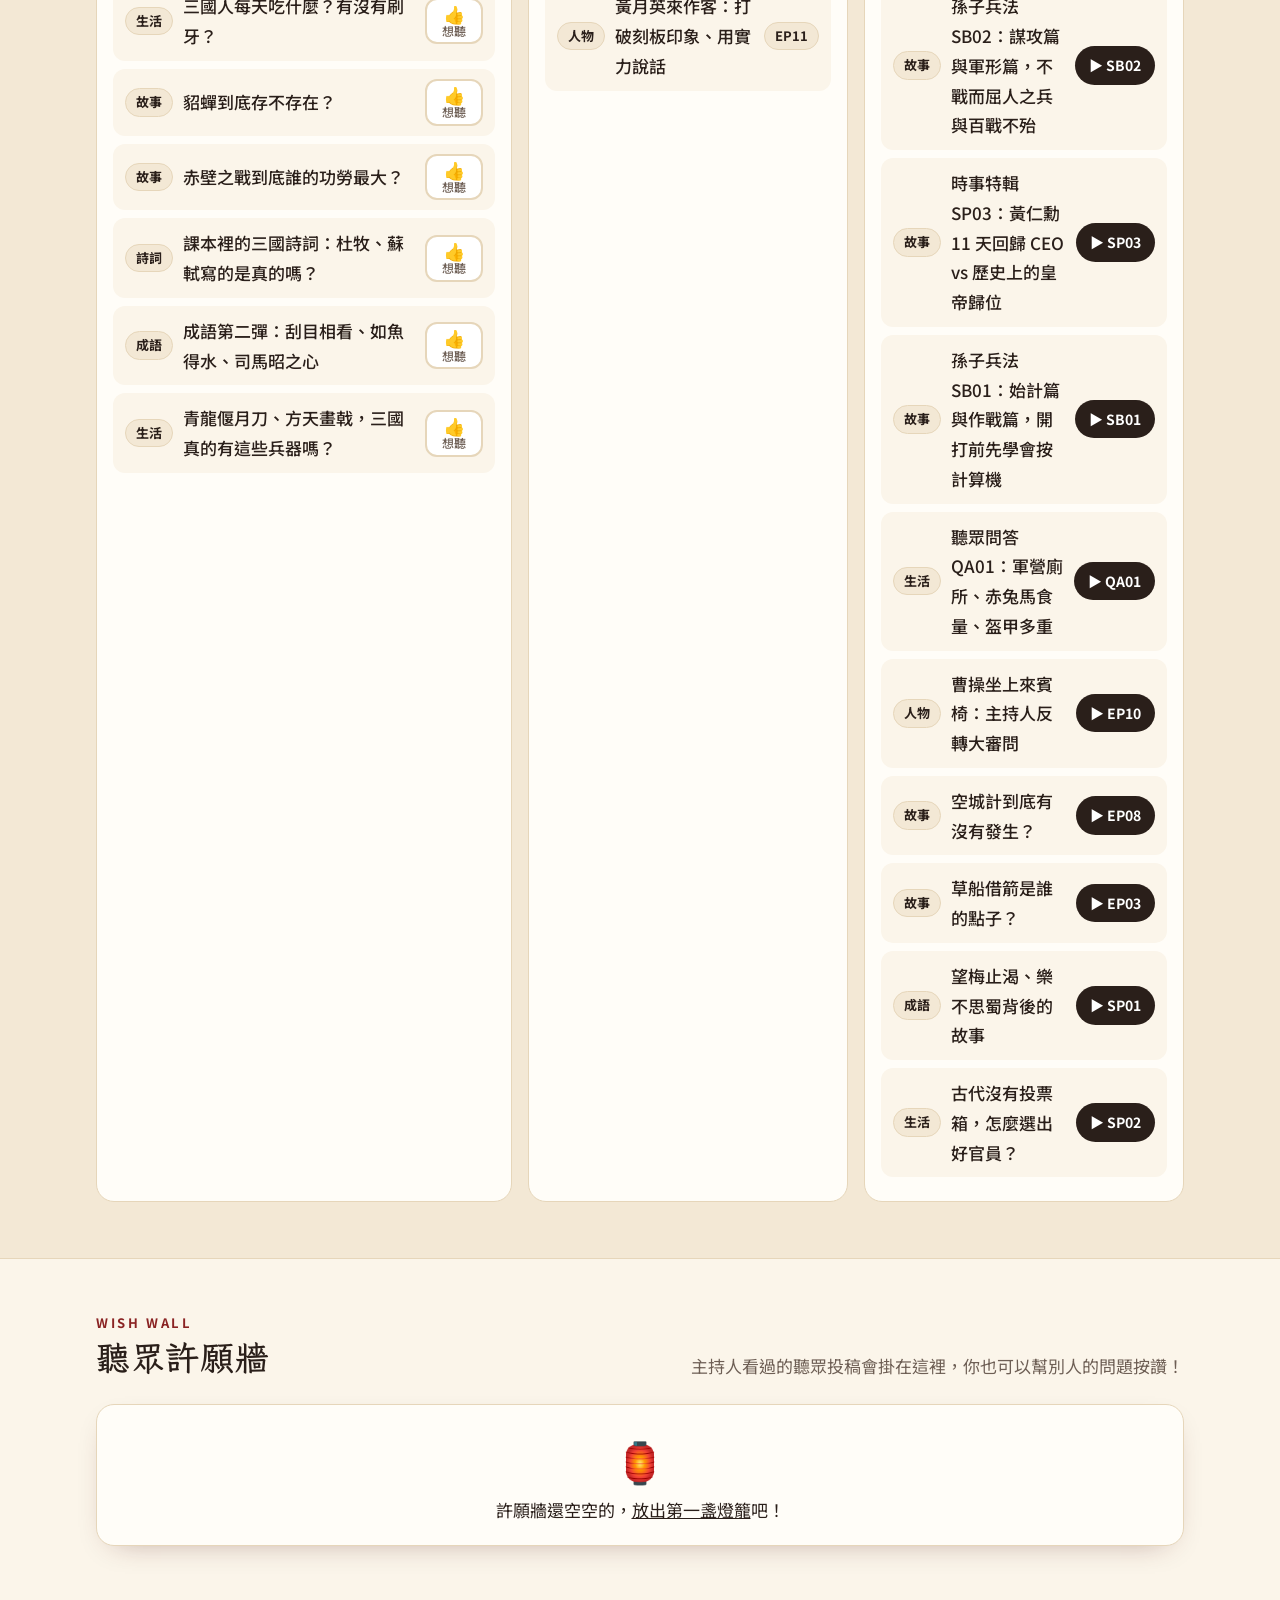
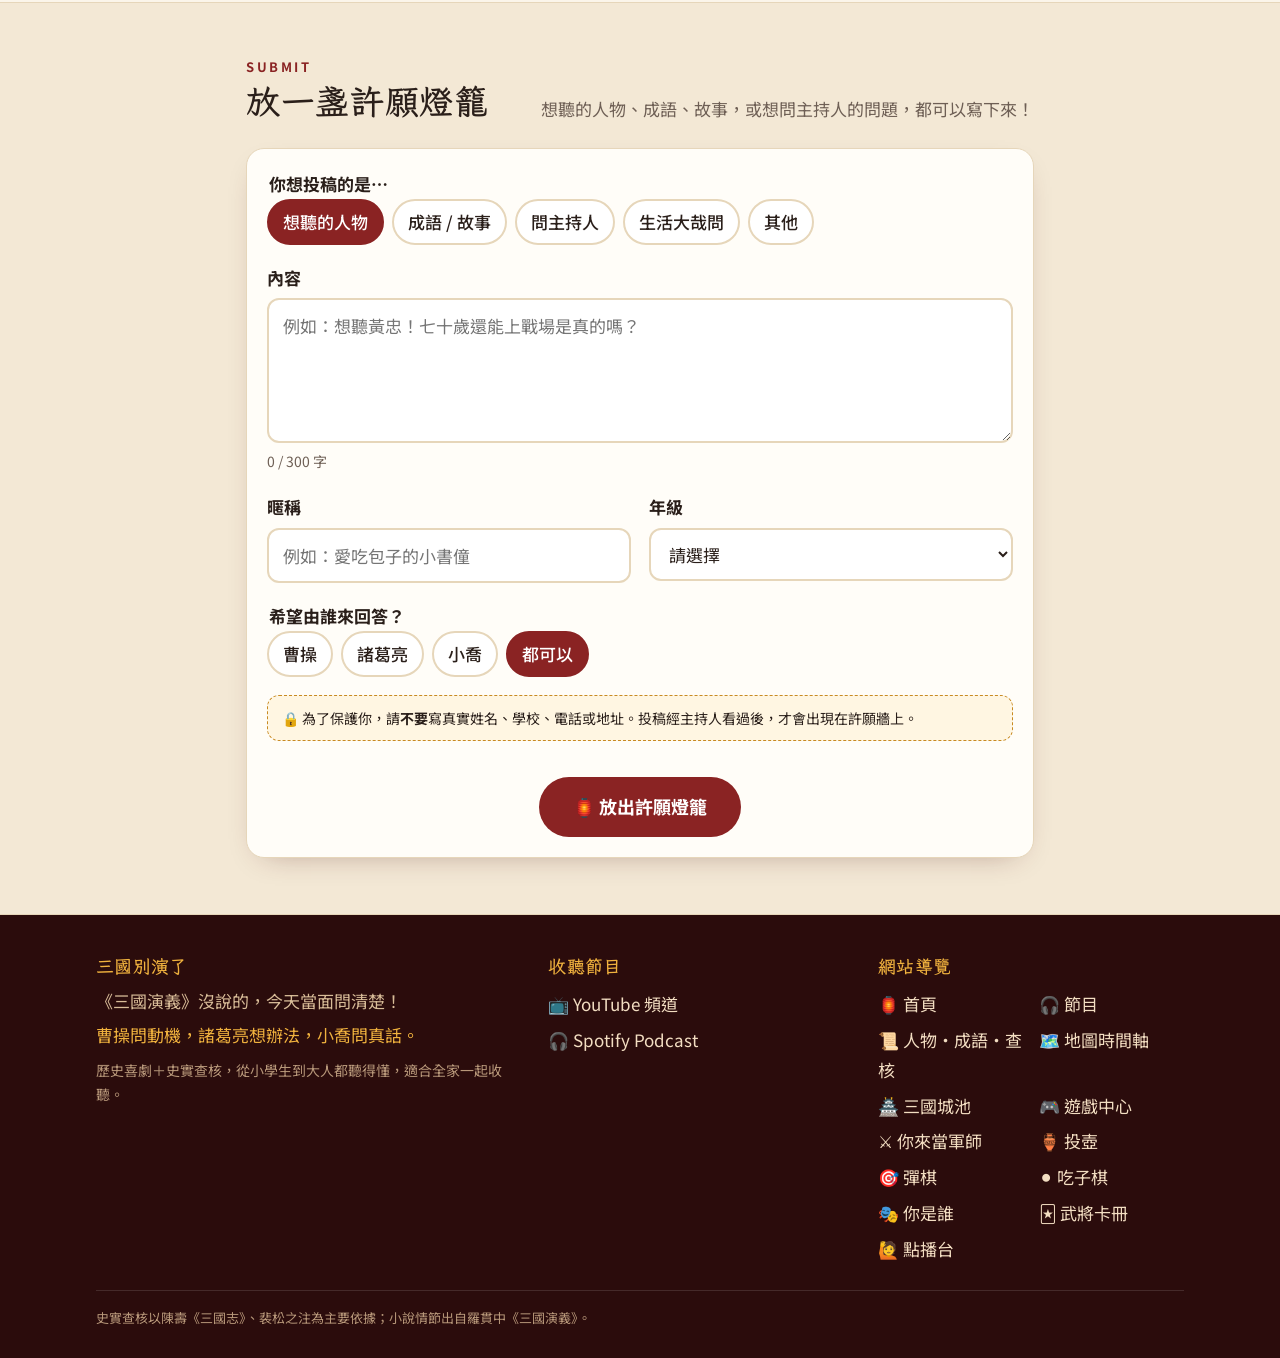
<file: request.html>
<!DOCTYPE html>
<html lang="zh-Hant-TW">
<head>
<meta charset="UTF-8" />
<meta name="viewport" content="width=device-width, initial-scale=1.0" />
<title>聽眾點播台｜三國別演了</title>
<meta name="description" content="下一集由你決定！投票選下一位來賓、幫題目按讚，或把你的問題交給曹操、諸葛亮和小喬。" />
<!-- meta:start -->
<link rel="canonical" href="https://sanguo-dont-act.pages.dev/request" />
<link rel="icon" href="assets/img/favicon.ico" sizes="any" />
<link rel="icon" type="image/png" sizes="32x32" href="assets/img/favicon-32.png" />
<link rel="apple-touch-icon" href="assets/img/apple-touch-icon.png" />
<link rel="manifest" href="site.webmanifest" />
<meta name="theme-color" content="#4D1414" />
<meta property="og:type" content="website" />
<meta property="og:site_name" content="三國別演了" />
<meta property="og:locale" content="zh_TW" />
<meta property="og:title" content="聽眾點播台｜三國別演了" />
<meta property="og:description" content="下一集由你決定！投票選下一位來賓、幫題目按讚，或把你的問題交給曹操、諸葛亮和小喬。" />
<meta property="og:url" content="https://sanguo-dont-act.pages.dev/request" />
<meta property="og:image" content="https://sanguo-dont-act.pages.dev/assets/img/og-image.png" />
<meta property="og:image:width" content="1200" />
<meta property="og:image:height" content="630" />
<meta name="twitter:card" content="summary_large_image" />
<meta name="twitter:title" content="聽眾點播台｜三國別演了" />
<meta name="twitter:description" content="下一集由你決定！投票選下一位來賓、幫題目按讚，或把你的問題交給曹操、諸葛亮和小喬。" />
<meta name="twitter:image" content="https://sanguo-dont-act.pages.dev/assets/img/og-image.png" />
<link rel="preconnect" href="https://script.google.com" crossorigin />
<link rel="preconnect" href="https://script.googleusercontent.com" crossorigin />
<link rel="preconnect" href="https://i.ytimg.com" />
<!-- meta:end -->
<link rel="preconnect" href="https://fonts.googleapis.com" />
<link rel="preconnect" href="https://fonts.gstatic.com" crossorigin />
<link href="https://fonts.googleapis.com/css2?family=LXGW+WenKai+TC:wght@400;700&family=Noto+Sans+TC:wght@400;500;700;900&display=swap" rel="stylesheet" />
<link rel="stylesheet" href="assets/css/site.css" />
<style>
  .jump { display: flex; flex-wrap: wrap; gap: 10px; margin-top: 18px; }
  .cand { padding: 16px; display: flex; flex-direction: column; gap: 10px; position: relative; }
  .cand.voted { border-color: var(--lantern); box-shadow: 0 0 0 2px var(--lantern), var(--shadow); }
  .cand .top { display: flex; gap: 12px; align-items: center; }
  .cand .n { font-family: var(--head); font-size: 22px; color: var(--curtain); }
  .cand .rank { position: absolute; right: 12px; top: 10px; font-size: 22px; }
  .board { display: grid; gap: 16px; }
  @media (min-width: 860px) { .board { grid-template-columns: 1.3fr 1fr 1fr; } }
  .col { background: var(--card); border: 1px solid var(--line); border-radius: var(--radius); padding: 16px; }
  .col h3 { font-size: 20px; display: flex; align-items: center; gap: 8px; margin-bottom: 12px; }
  .col h3 .dot { width: 12px; height: 12px; border-radius: 50%; }
  .topic { display: flex; gap: 10px; align-items: center; padding: 10px 12px; border-radius: 12px; background: var(--paper); margin-bottom: 8px; }
  .topic p { flex: 1; font-weight: 500; }
  .up { border: 2px solid var(--line); background: #fff; border-radius: 12px; min-width: 58px; padding: 4px 6px; font-weight: 700; line-height: 1.2; text-align: center; }
  .up small { display: block; font-size: 12px; color: var(--muted); font-weight: 500; }
  .up:hover:not(:disabled) { border-color: var(--curtain); }
  .up.on { background: var(--curtain); border-color: var(--curtain); color: #fff; }
  .up.on small { color: #FFD8CF; }
  .wish-card { padding: 16px; display: flex; gap: 12px; align-items: flex-start; }
  .wish-card p.c { font-size: 17px; }
  .form-grid { display: grid; gap: 18px; }
  @media (min-width: 720px) { .form-grid { grid-template-columns: 1fr 1fr; } .full { grid-column: 1 / -1; } }
  .done { text-align: center; padding: 20px 0; }
  .sky { position: relative; height: 200px; overflow: hidden; border-radius: 18px; background: linear-gradient(#2B0C0C, #6B1D1D); }
  .sky .lantern { position: absolute; left: 50%; bottom: -60px; width: 46px; height: 60px; margin-left: -23px; animation: rise 2.6s ease-out forwards; }
  .sky .lantern::before { display: none; }
  .sky .star { position: absolute; width: 3px; height: 3px; border-radius: 50%; background: #FFE7B8; opacity: .7; }
  @keyframes rise { 0% { transform: translateY(0) scale(.8); } 100% { transform: translateY(-210px) scale(1); } }
  .note { background: #FFF6E2; border: 1px dashed var(--gold); border-radius: 12px; padding: 10px 14px; font-size: 14px; }
</style>
</head>
<body data-page="request">
<main>
  <section class="page-hero">
    <div class="lanterns" aria-hidden="true"><span class="lantern"></span><span class="lantern"></span><span class="lantern"></span></div>
    <div class="wrap">
      <h1>🙋 聽眾點播台</h1>
      <p>下一集由你決定！投票選來賓、幫題目按讚，或把你的奇葩問題交給曹操、諸葛亮和小喬。</p>
      <div class="jump">
        <a class="btn btn-gold btn-sm" href="#vote">🗳️ 下一位來賓</a>
        <a class="btn btn-ghost btn-sm" href="#board">📋 題目看板</a>
        <a class="btn btn-ghost btn-sm" href="#wall">🏮 許願牆</a>
        <a class="btn btn-ghost btn-sm" href="#wish">✍️ 我要投稿</a>
      </div>
    </div>
  </section>

  <!-- 下一位來賓 -->
  <section class="section" id="vote" style="scroll-margin-top:70px">
    <div class="wrap">
      <div class="sec-head">
        <h2><span class="kicker">VOTE</span>下一位來賓，你想見誰？</h2>
        <p id="voteLeft" class="chip" style="font-size:15px"></p>
      </div>
      <div class="grid g4" id="cands"><p class="muted">讀取中…</p></div>
      <p class="small muted" style="margin-top:14px">名單裡沒有你想見的人？<a href="#wish">直接投稿告訴我們 →</a></p>
    </div>
  </section>

  <!-- 題目看板 -->
  <section class="section section-alt" id="board" style="scroll-margin-top:70px">
    <div class="wrap">
      <div class="sec-head"><h2><span class="kicker">BOARD</span>題目看板</h2><p>按 👍 越多，越快排進錄音！</p></div>
      <div class="board">
        <div class="col"><h3><span class="dot" style="background:var(--lantern)"></span>募集中</h3><div id="colCollect"></div></div>
        <div class="col"><h3><span class="dot" style="background:var(--curtain)"></span>錄製中</h3><div id="colRec"></div></div>
        <div class="col"><h3><span class="dot" style="background:var(--ok)"></span>已播出</h3><div id="colAired"></div></div>
      </div>
    </div>
  </section>

  <!-- 許願牆 -->
  <section class="section" id="wall" style="scroll-margin-top:70px">
    <div class="wrap">
      <div class="sec-head"><h2><span class="kicker">WISH WALL</span>聽眾許願牆</h2><p>主持人看過的聽眾投稿會掛在這裡，你也可以幫別人的問題按讚！</p></div>
      <div class="grid g2" id="wishes"></div>
    </div>
  </section>

  <!-- 投稿 -->
  <section class="section section-alt" id="wish" style="scroll-margin-top:70px">
    <div class="wrap" style="max-width:820px">
      <div class="sec-head"><h2><span class="kicker">SUBMIT</span>放一盞許願燈籠</h2><p>想聽的人物、成語、故事，或想問主持人的問題，都可以寫下來！</p></div>
      <div class="card card-pad">
        <form id="form" class="form-grid" novalidate>
          <fieldset class="field full" style="border:0;padding:0;margin:0">
            <legend>你想投稿的是…</legend>
            <div class="pick" id="typePick"></div>
          </fieldset>
          <div class="field full">
            <label for="content">內容</label>
            <textarea class="textarea" id="content" name="content" rows="4" maxlength="300" placeholder="例如：想聽黃忠！七十歲還能上戰場是真的嗎？"></textarea>
            <span class="small muted"><span id="len">0</span> / 300 字</span>
          </div>
          <div class="field">
            <label for="nickname">暱稱</label>
            <input class="input" id="nickname" name="nickname" maxlength="20" placeholder="例如：愛吃包子的小書僮" />
          </div>
          <div class="field">
            <label for="grade">年級</label>
            <select class="select" id="grade" name="grade">
              <option value="">請選擇</option>
              <option>國小中年級</option><option>國小五年級</option><option>國小六年級</option>
              <option>國一</option><option>國二</option><option>國三</option><option>高中以上</option><option>家長 / 大人</option>
            </select>
          </div>
          <fieldset class="field full" style="border:0;padding:0;margin:0">
            <legend>希望由誰來回答？</legend>
            <div class="pick" id="hostPick"></div>
          </fieldset>
          <p class="note full">🔒 為了保護你，請<b>不要</b>寫真實姓名、學校、電話或地址。投稿經主持人看過後，才會出現在許願牆上。</p>
          <p class="full" id="err" style="color:var(--bad);font-weight:700" role="alert"></p>
          <div class="full" style="text-align:center"><button class="btn btn-red" style="font-size:18px;padding:14px 34px">🏮 放出許願燈籠</button></div>
        </form>
        <div id="done" class="done hidden" aria-live="polite"></div>
      </div>
    </div>
  </section>
</main>

<script src="assets/js/config.js"></script>
<script src="assets/js/data.js"></script>
<script src="assets/js/core.js"></script>
<script src="assets/js/request.js"></script>
</body>
</html>
</file>
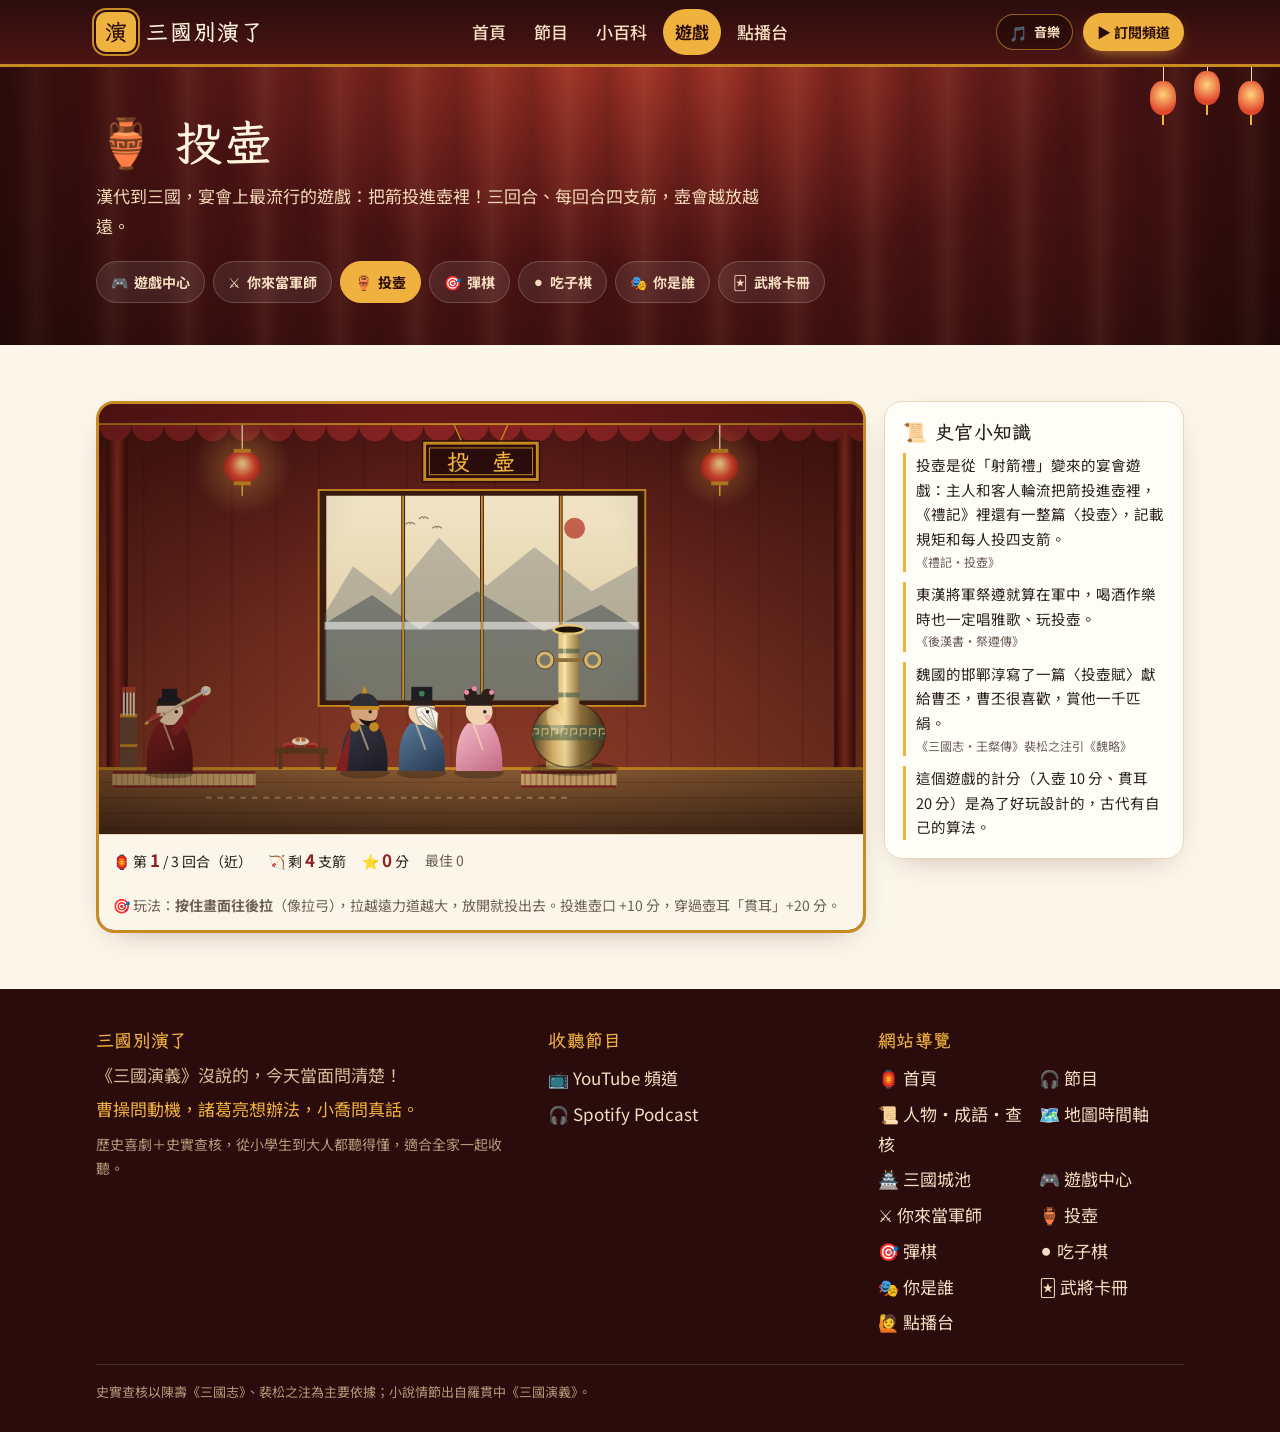
<file: touhu.html>
<!DOCTYPE html>
<html lang="zh-Hant-TW">
<head>
<meta charset="UTF-8" />
<meta name="viewport" content="width=device-width, initial-scale=1.0" />
<title>投壺｜三國別演了</title>
<meta name="description" content="三國宴會最流行的遊戲！拉弓瞄準、把箭投進壺裡，穿過壺耳還有加分。三回合十二支箭，看你能拿到什麼稱號。" />
<!-- meta:start -->
<link rel="canonical" href="https://sanguo-dont-act.pages.dev/touhu" />
<link rel="icon" href="assets/img/favicon.ico" sizes="any" />
<link rel="icon" type="image/png" sizes="32x32" href="assets/img/favicon-32.png" />
<link rel="apple-touch-icon" href="assets/img/apple-touch-icon.png" />
<link rel="manifest" href="site.webmanifest" />
<meta name="theme-color" content="#4D1414" />
<meta property="og:type" content="website" />
<meta property="og:site_name" content="三國別演了" />
<meta property="og:locale" content="zh_TW" />
<meta property="og:title" content="投壺｜三國別演了" />
<meta property="og:description" content="三國宴會最流行的遊戲！拉弓瞄準、把箭投進壺裡，穿過壺耳還有加分。三回合十二支箭，看你能拿到什麼稱號。" />
<meta property="og:url" content="https://sanguo-dont-act.pages.dev/touhu" />
<meta property="og:image" content="https://sanguo-dont-act.pages.dev/assets/img/og-image.png" />
<meta property="og:image:width" content="1200" />
<meta property="og:image:height" content="630" />
<meta name="twitter:card" content="summary_large_image" />
<meta name="twitter:title" content="投壺｜三國別演了" />
<meta name="twitter:description" content="三國宴會最流行的遊戲！拉弓瞄準、把箭投進壺裡，穿過壺耳還有加分。三回合十二支箭，看你能拿到什麼稱號。" />
<meta name="twitter:image" content="https://sanguo-dont-act.pages.dev/assets/img/og-image.png" />
<link rel="preconnect" href="https://script.google.com" crossorigin />
<link rel="preconnect" href="https://script.googleusercontent.com" crossorigin />
<link rel="preconnect" href="https://i.ytimg.com" />
<!-- meta:end -->
<link rel="preconnect" href="https://fonts.googleapis.com" />
<link rel="preconnect" href="https://fonts.gstatic.com" crossorigin />
<link href="https://fonts.googleapis.com/css2?family=LXGW+WenKai+TC:wght@400;700&family=Noto+Sans+TC:wght@400;500;700;900&display=swap" rel="stylesheet" />
<link rel="stylesheet" href="assets/css/site.css" />
<style>
  .g-wrap { display: grid; gap: 18px; }
  @media (min-width: 960px) { .g-wrap { grid-template-columns: 1fr 300px; align-items: start; } .g-side { position: sticky; top: 84px; } }
  .g-wrap > * { min-width: 0; }
  .g-stage { border-radius: 18px; overflow: hidden; border: 3px solid var(--gold); box-shadow: var(--shadow); background: var(--curtain-deep); }
  .g-stage canvas { display: block; width: 100%; height: auto; touch-action: none; cursor: crosshair; }
  .hud { display: flex; flex-wrap: wrap; gap: 8px 16px; align-items: center; padding: 10px 14px; background: var(--paper); border-top: 1px solid var(--line); font-size: 14px; }
  .hud b { color: var(--curtain); font-size: 17px; }
  .g-tip { font-size: 14px; color: var(--muted); padding: 8px 14px 12px; background: var(--paper); }
  .g-side .card { padding: 18px; }
  .g-side h3 { font-size: 19px; margin-bottom: 8px; }
  .facts { list-style: none; padding: 0; margin: 0; display: grid; gap: 10px; font-size: 14.5px; line-height: 1.7; }
  .facts li { border-left: 3px solid var(--lantern); padding-left: 10px; }
  .facts .src { display: block; font-size: 12px; color: var(--muted); }
  .row { display: flex; gap: 8px; flex-wrap: wrap; }
  .th-res h2 { font-size: clamp(26px, 5vw, 34px); color: var(--curtain); margin: 4px 0; }
  .th-res { display: grid; gap: 8px; }
</style>
</head>
<body data-page="touhu">
<main>
  <section class="page-hero">
    <div class="lanterns" aria-hidden="true"><span class="lantern"></span><span class="lantern"></span><span class="lantern"></span></div>
    <div class="wrap">
      <h1>🏺 投壺</h1>
      <p>漢代到三國，宴會上最流行的遊戲：把箭投進壺裡！三回合、每回合四支箭，壺會越放越遠。</p>
    </div>
  </section>
  <section class="section">
    <div class="wrap">
      <div class="g-wrap">
        <div>
          <div class="g-stage">
            <canvas id="game" width="800" height="450" aria-label="投壺遊戲：按住畫面往後拉，放開把箭投出去"></canvas>
            <div class="hud" id="hud" aria-live="polite"></div>
            <p class="g-tip">🎯 玩法：<b>按住畫面往後拉</b>（像拉弓），拉越遠力道越大，放開就投出去。投進壺口 +10 分，穿過壺耳「貫耳」+20 分。</p>
          </div>
          <div id="result" class="card card-pad" hidden style="margin-top:16px"></div>
        </div>
        <aside class="g-side">
          <div class="card">
            <h3>📜 史官小知識</h3>
            <ul class="facts">
              <li>投壺是從「射箭禮」變來的宴會遊戲：主人和客人輪流把箭投進壺裡，《禮記》裡還有一整篇〈投壺〉，記載規矩和每人投四支箭。<span class="src">《禮記・投壺》</span></li>
              <li>東漢將軍祭遵就算在軍中，喝酒作樂時也一定唱雅歌、玩投壺。<span class="src">《後漢書・祭遵傳》</span></li>
              <li>魏國的邯鄲淳寫了一篇〈投壺賦〉獻給曹丕，曹丕很喜歡，賞他一千匹絹。<span class="src">《三國志・王粲傳》裴松之注引《魏略》</span></li>
              <li>這個遊戲的計分（入壺 10 分、貫耳 20 分）是為了好玩設計的，古代有自己的算法。</li>
            </ul>
          </div>
        </aside>
      </div>
    </div>
  </section>
</main>

<script src="assets/js/config.js"></script>
<script src="assets/js/data.js"></script>
<script src="assets/js/core.js"></script>
<script src="assets/js/touhu.js"></script>
</body>
</html>
</file>
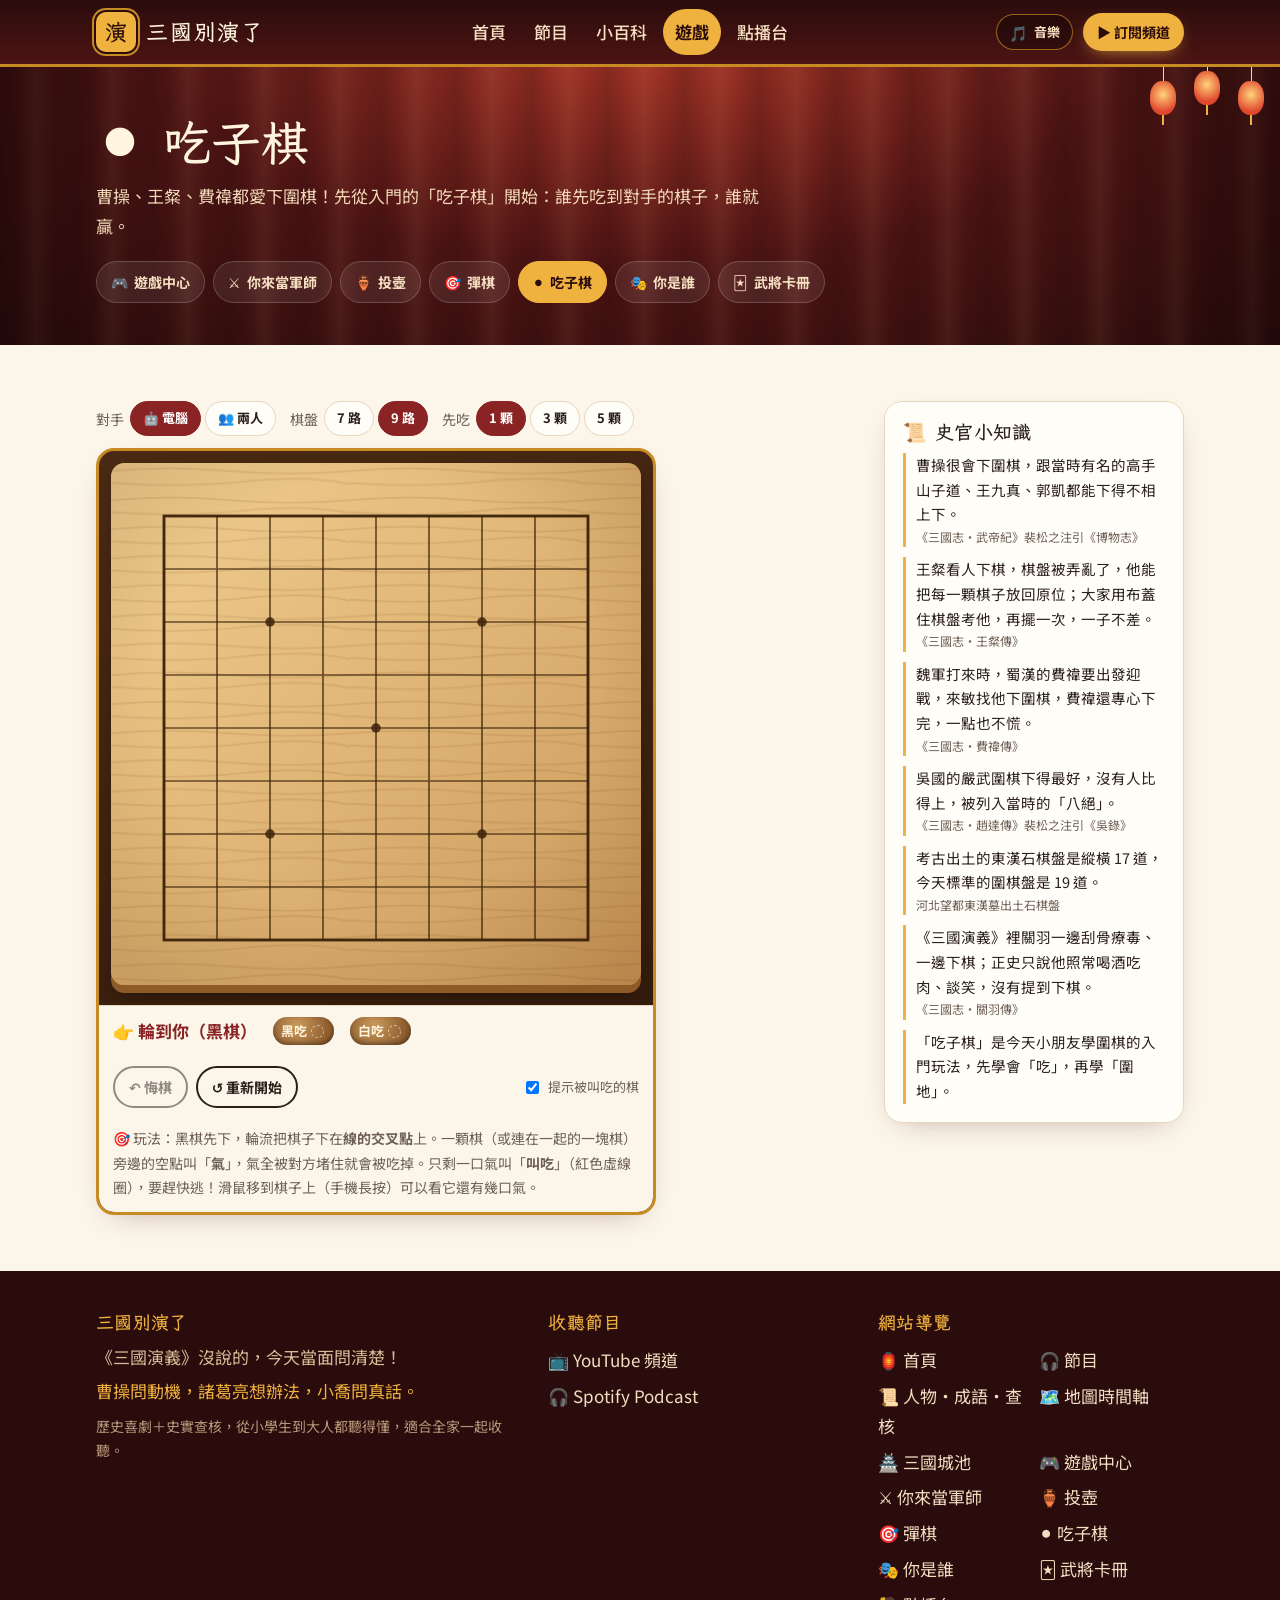
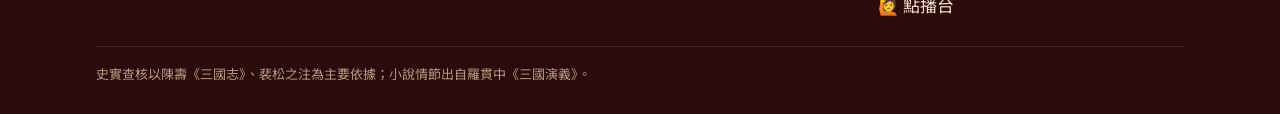
<file: weiqi.html>
<!DOCTYPE html>
<html lang="zh-Hant-TW">
<head>
<meta charset="UTF-8" />
<meta name="viewport" content="width=device-width, initial-scale=1.0" />
<title>吃子棋｜三國別演了</title>
<meta name="description" content="圍棋入門玩法「吃子棋」：先吃到對手的棋子就贏！會提示被叫吃的棋、顯示每塊棋的「氣」，可以對電腦或兩人對戰。" />
<!-- meta:start -->
<link rel="canonical" href="https://sanguo-dont-act.pages.dev/weiqi" />
<link rel="icon" href="assets/img/favicon.ico" sizes="any" />
<link rel="icon" type="image/png" sizes="32x32" href="assets/img/favicon-32.png" />
<link rel="apple-touch-icon" href="assets/img/apple-touch-icon.png" />
<link rel="manifest" href="site.webmanifest" />
<meta name="theme-color" content="#4D1414" />
<meta property="og:type" content="website" />
<meta property="og:site_name" content="三國別演了" />
<meta property="og:locale" content="zh_TW" />
<meta property="og:title" content="吃子棋｜三國別演了" />
<meta property="og:description" content="圍棋入門玩法「吃子棋」：先吃到對手的棋子就贏！會提示被叫吃的棋、顯示每塊棋的「氣」，可以對電腦或兩人對戰。" />
<meta property="og:url" content="https://sanguo-dont-act.pages.dev/weiqi" />
<meta property="og:image" content="https://sanguo-dont-act.pages.dev/assets/img/og-image.png" />
<meta property="og:image:width" content="1200" />
<meta property="og:image:height" content="630" />
<meta name="twitter:card" content="summary_large_image" />
<meta name="twitter:title" content="吃子棋｜三國別演了" />
<meta name="twitter:description" content="圍棋入門玩法「吃子棋」：先吃到對手的棋子就贏！會提示被叫吃的棋、顯示每塊棋的「氣」，可以對電腦或兩人對戰。" />
<meta name="twitter:image" content="https://sanguo-dont-act.pages.dev/assets/img/og-image.png" />
<link rel="preconnect" href="https://script.google.com" crossorigin />
<link rel="preconnect" href="https://script.googleusercontent.com" crossorigin />
<link rel="preconnect" href="https://i.ytimg.com" />
<!-- meta:end -->
<link rel="preconnect" href="https://fonts.googleapis.com" />
<link rel="preconnect" href="https://fonts.gstatic.com" crossorigin />
<link href="https://fonts.googleapis.com/css2?family=LXGW+WenKai+TC:wght@400;700&family=Noto+Sans+TC:wght@400;500;700;900&display=swap" rel="stylesheet" />
<link rel="stylesheet" href="assets/css/site.css" />
<style>
  .g-wrap { display: grid; gap: 18px; }
  @media (min-width: 960px) { .g-wrap { grid-template-columns: 1fr 300px; align-items: start; } .g-side { position: sticky; top: 84px; } }
  .g-wrap > * { min-width: 0; }
  .g-stage { border-radius: 18px; overflow: hidden; border: 3px solid var(--gold); box-shadow: var(--shadow); background: var(--curtain-deep); }
  .g-stage canvas { display: block; width: 100%; height: auto; touch-action: none; cursor: crosshair; }
  .hud { display: flex; flex-wrap: wrap; gap: 8px 16px; align-items: center; padding: 10px 14px; background: var(--paper); border-top: 1px solid var(--line); font-size: 14px; }
  .hud b { color: var(--curtain); font-size: 17px; }
  .g-tip { font-size: 14px; color: var(--muted); padding: 8px 14px 12px; background: var(--paper); }
  .g-side .card { padding: 18px; }
  .g-side h3 { font-size: 19px; margin-bottom: 8px; }
  .facts { list-style: none; padding: 0; margin: 0; display: grid; gap: 10px; font-size: 14.5px; line-height: 1.7; }
  .facts li { border-left: 3px solid var(--lantern); padding-left: 10px; }
  .facts .src { display: block; font-size: 12px; color: var(--muted); }
  .row { display: flex; gap: 8px; flex-wrap: wrap; }
  .wq-opts { display: flex; flex-wrap: wrap; gap: 8px 14px; align-items: center; margin-bottom: 12px; font-size: 14px; }
  .wq-opts .grp { display: inline-flex; gap: 4px; align-items: center; }
  .wq-opts .grp > span { color: var(--muted); margin-right: 2px; }
  .seg-b { border: 1.5px solid var(--line); background: var(--card); color: var(--ink); border-radius: 999px; padding: 5px 12px; font-weight: 700; font-size: 13px; }
  .seg-b.on { background: var(--curtain); border-color: var(--curtain); color: #fff; }
  .wq-stage { max-width: 560px; background: #3E200F; padding: 12px; }
  .wq-stage svg { display: block; width: 100%; height: auto; cursor: pointer; touch-action: manipulation; border-radius: 10px; box-shadow: 0 6px 18px -8px rgba(0,0,0,.6); }
  .wq-lines path { stroke: rgba(60,35,10,.75); stroke-width: 1.3; }
  .wq-edge { fill: none; stroke: rgba(60,35,10,.9); stroke-width: 2.2; }
  .wq-star { fill: rgba(60,35,10,.85); }
  .wq-atari { fill: none; stroke: #D7263D; stroke-width: 3; stroke-dasharray: 5 4; animation: wqPulse 1.1s ease-in-out infinite alternate; }
  @keyframes wqPulse { from { opacity: .45; } to { opacity: 1; } }
  .wq-last.on-b { fill: #F0B23E; } .wq-last.on-w { fill: #B8432F; }
  .wq-lib { fill: rgba(46,125,79,.75); stroke: #fff; stroke-width: 1.5; }
  .wq-stage { background: linear-gradient(160deg, #4A2A14, #2E180A); }
  .bowl { display: inline-flex; align-items: center; gap: 4px; padding: 3px 10px 3px 8px; border-radius: 999px; background: radial-gradient(circle at 40% 30%, #C9985A, #7A4A22); color: #FFF4DE; font-weight: 700; font-size: 13px; box-shadow: inset 0 -2px 4px rgba(0,0,0,.35); }
  .pip { display: inline-block; width: 13px; height: 13px; border-radius: 50%; border: 1.5px dashed rgba(255,244,222,.6); }
  .pip.got.w { border: 0; background: radial-gradient(circle at 35% 30%, #fff, #D3C9B0); box-shadow: 0 1px 2px rgba(0,0,0,.4); }
  .pip.got.b { border: 0; background: radial-gradient(circle at 35% 30%, #5E6270, #050508); box-shadow: 0 1px 2px rgba(0,0,0,.4); }
  .wq-pop { font-family: var(--head); font-weight: 700; font-size: 18px; fill: #B8432F; text-anchor: middle; paint-order: stroke; stroke: #FFF6E2; stroke-width: 4px; }
  .wq-ctrl { display: flex; flex-wrap: wrap; gap: 8px; align-items: center; padding: 10px 14px; background: var(--paper); }
  .wq-ctrl label { font-size: 13px; color: var(--muted); display: inline-flex; gap: 6px; align-items: center; margin-left: auto; }
  .wq-stage .hud, .wq-stage .g-tip, .wq-stage .wq-ctrl { margin: 0 -12px; }
  .wq-stage .g-tip { margin-bottom: -12px; border-radius: 0 0 14px 14px; }
  @media (prefers-reduced-motion: reduce) { .wq-atari { animation: none; } }
  .th-res h2 { font-size: clamp(26px, 5vw, 34px); color: var(--curtain); margin: 4px 0; }
  .th-res { display: grid; gap: 8px; }
</style>
</head>
<body data-page="weiqi">
<main>
  <section class="page-hero">
    <div class="lanterns" aria-hidden="true"><span class="lantern"></span><span class="lantern"></span><span class="lantern"></span></div>
    <div class="wrap">
      <h1>⚫ 吃子棋</h1>
      <p>曹操、王粲、費禕都愛下圍棋！先從入門的「吃子棋」開始：誰先吃到對手的棋子，誰就贏。</p>
    </div>
  </section>
  <section class="section">
    <div class="wrap">
      <div class="g-wrap">
        <div>
          <div class="wq-opts">
            <span class="grp" role="group" aria-label="對戰方式"><span>對手</span><button class="seg-b on" data-mode="ai" aria-pressed="true">🤖 電腦</button><button class="seg-b" data-mode="two" aria-pressed="false">👥 兩人</button></span>
            <span class="grp" role="group" aria-label="棋盤大小"><span>棋盤</span><button class="seg-b" data-size="7" aria-pressed="false">7 路</button><button class="seg-b on" data-size="9" aria-pressed="true">9 路</button></span>
            <span class="grp" role="group" aria-label="勝利條件"><span>先吃</span><button class="seg-b on" data-target="1" aria-pressed="true">1 顆</button><button class="seg-b" data-target="3" aria-pressed="false">3 顆</button><button class="seg-b" data-target="5" aria-pressed="false">5 顆</button></span>
          </div>
          <div class="g-stage wq-stage">
            <svg id="board" role="img" aria-label="吃子棋棋盤：點交叉點下棋"></svg>
            <div class="hud" id="hud" aria-live="polite" style="margin-top:12px"></div>
            <div class="wq-ctrl">
              <button class="btn btn-line btn-sm" id="undo">↶ 悔棋</button>
              <button class="btn btn-line btn-sm" id="restart">↺ 重新開始</button>
              <label><input type="checkbox" id="hints" checked> 提示被叫吃的棋</label>
            </div>
            <p class="g-tip">🎯 玩法：黑棋先下，輪流把棋子下在<b>線的交叉點</b>上。一顆棋（或連在一起的一塊棋）旁邊的空點叫「<b>氣</b>」，氣全被對方堵住就會被吃掉。只剩一口氣叫「<b>叫吃</b>」（紅色虛線圈），要趕快逃！滑鼠移到棋子上（手機長按）可以看它還有幾口氣。</p>
          </div>
          <div id="result" class="card card-pad" hidden style="margin-top:16px"></div>
        </div>
        <aside class="g-side">
          <div class="card">
            <h3>📜 史官小知識</h3>
            <ul class="facts">
              <li>曹操很會下圍棋，跟當時有名的高手山子道、王九真、郭凱都能下得不相上下。<span class="src">《三國志・武帝紀》裴松之注引《博物志》</span></li>
              <li>王粲看人下棋，棋盤被弄亂了，他能把每一顆棋子放回原位；大家用布蓋住棋盤考他，再擺一次，一子不差。<span class="src">《三國志・王粲傳》</span></li>
              <li>魏軍打來時，蜀漢的費禕要出發迎戰，來敏找他下圍棋，費禕還專心下完，一點也不慌。<span class="src">《三國志・費禕傳》</span></li>
              <li>吳國的嚴武圍棋下得最好，沒有人比得上，被列入當時的「八絕」。<span class="src">《三國志・趙達傳》裴松之注引《吳錄》</span></li>
              <li>考古出土的東漢石棋盤是縱橫 17 道，今天標準的圍棋盤是 19 道。<span class="src">河北望都東漢墓出土石棋盤</span></li>
              <li>《三國演義》裡關羽一邊刮骨療毒、一邊下棋；正史只說他照常喝酒吃肉、談笑，沒有提到下棋。<span class="src">《三國志・關羽傳》</span></li>
              <li>「吃子棋」是今天小朋友學圍棋的入門玩法，先學會「吃」，再學「圍地」。</li>
            </ul>
          </div>
        </aside>
      </div>
    </div>
  </section>
</main>

<script src="assets/js/config.js"></script>
<script src="assets/js/data.js"></script>
<script src="assets/js/core.js"></script>
<script src="assets/js/weiqi.js"></script>
</body>
</html>
</file>
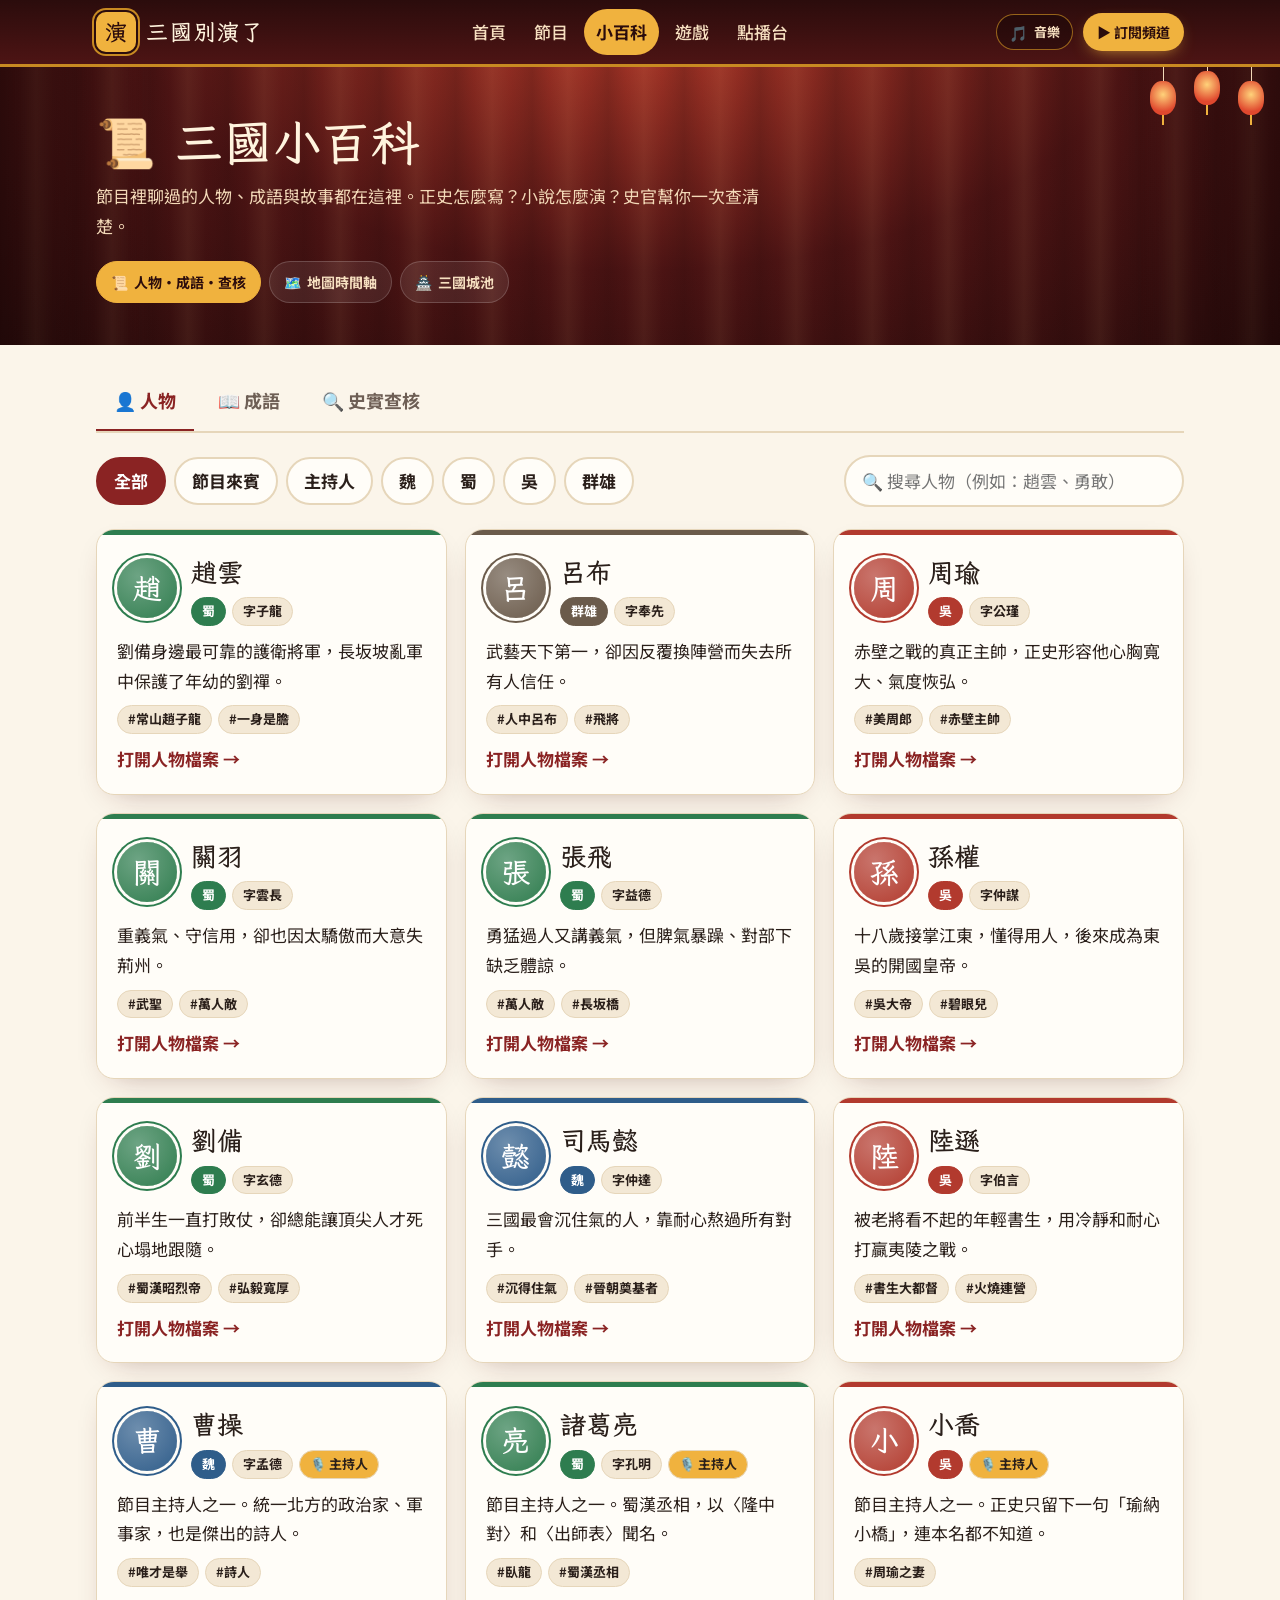
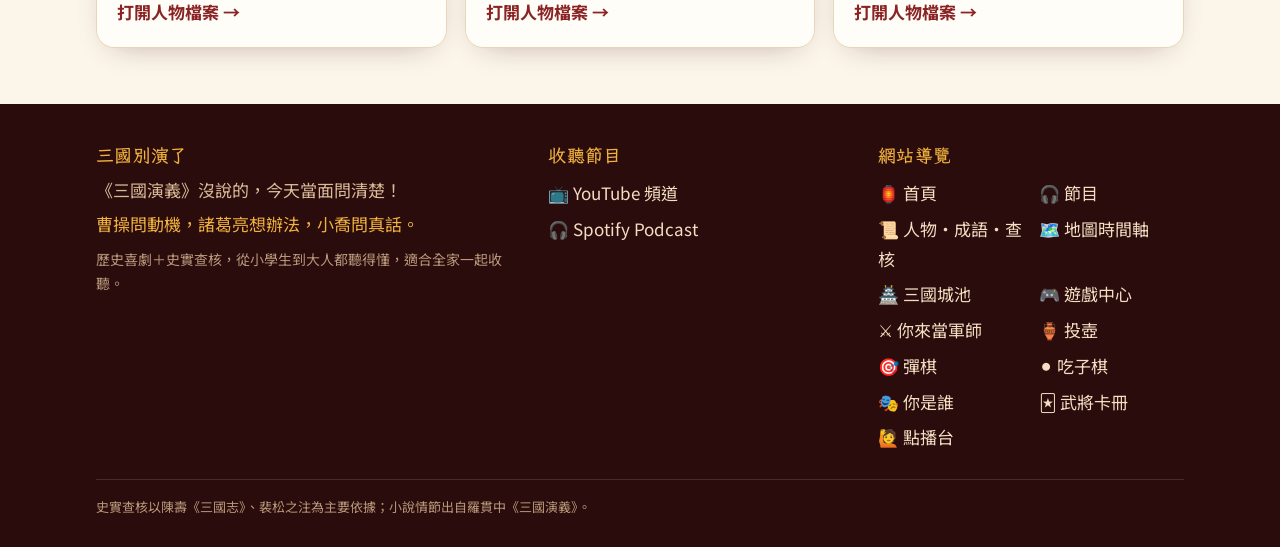
<file: wiki.html>
<!DOCTYPE html>
<html lang="zh-Hant-TW">
<head>
<meta charset="UTF-8" />
<meta name="viewport" content="width=device-width, initial-scale=1.0" />
<title>三國小百科｜三國別演了</title>
<meta name="description" content="空城計是真的嗎？草船借箭是誰的點子？人物檔案、成語典故、史實查核，先猜再翻牌！" />
<!-- meta:start -->
<link rel="canonical" href="https://sanguo-dont-act.pages.dev/wiki" />
<link rel="icon" href="assets/img/favicon.ico" sizes="any" />
<link rel="icon" type="image/png" sizes="32x32" href="assets/img/favicon-32.png" />
<link rel="apple-touch-icon" href="assets/img/apple-touch-icon.png" />
<link rel="manifest" href="site.webmanifest" />
<meta name="theme-color" content="#4D1414" />
<meta property="og:type" content="website" />
<meta property="og:site_name" content="三國別演了" />
<meta property="og:locale" content="zh_TW" />
<meta property="og:title" content="三國小百科｜三國別演了" />
<meta property="og:description" content="空城計是真的嗎？草船借箭是誰的點子？人物檔案、成語典故、史實查核，先猜再翻牌！" />
<meta property="og:url" content="https://sanguo-dont-act.pages.dev/wiki" />
<meta property="og:image" content="https://sanguo-dont-act.pages.dev/assets/img/og-image.png" />
<meta property="og:image:width" content="1200" />
<meta property="og:image:height" content="630" />
<meta name="twitter:card" content="summary_large_image" />
<meta name="twitter:title" content="三國小百科｜三國別演了" />
<meta name="twitter:description" content="空城計是真的嗎？草船借箭是誰的點子？人物檔案、成語典故、史實查核，先猜再翻牌！" />
<meta name="twitter:image" content="https://sanguo-dont-act.pages.dev/assets/img/og-image.png" />
<link rel="preconnect" href="https://script.google.com" crossorigin />
<link rel="preconnect" href="https://script.googleusercontent.com" crossorigin />
<link rel="preconnect" href="https://i.ytimg.com" />
<!-- meta:end -->
<script type="application/ld+json">
{
  "@context": "https://schema.org",
  "@type": "CollectionPage",
  "name": "三國小百科｜三國別演了",
  "description": "空城計是真的嗎？草船借箭是誰的點子？人物檔案、成語典故、史實查核，先猜再翻牌！",
  "url": "https://sanguo-dont-act.pages.dev/wiki",
  "inLanguage": "zh-Hant-TW",
  "isPartOf": {
    "@type": "WebSite",
    "name": "三國別演了",
    "url": "https://sanguo-dont-act.pages.dev/"
  }
}
</script>
<link rel="preconnect" href="https://fonts.googleapis.com" />
<link rel="preconnect" href="https://fonts.gstatic.com" crossorigin />
<link href="https://fonts.googleapis.com/css2?family=LXGW+WenKai+TC:wght@400;700&family=Noto+Sans+TC:wght@400;500;700;900&display=swap" rel="stylesheet" />
<link rel="stylesheet" href="assets/css/site.css" />
<style>
  .tabs { display: flex; gap: 6px; border-bottom: 2px solid var(--line); margin-bottom: 22px; overflow-x: auto; }
  .tabs a { text-decoration: none; padding: 12px 18px; font-weight: 700; font-size: 18px; border-bottom: 4px solid transparent; margin-bottom: -2px; white-space: nowrap; color: var(--muted); }
  .tabs a[aria-selected="true"] { color: var(--curtain); border-color: var(--curtain); }
  .p-card { text-align: left; border: 1px solid var(--line); display: flex; flex-direction: column; gap: 10px; padding: 20px; position: relative; transition: transform .2s; }
  .p-card:hover { transform: translateY(-3px); }
  .p-card::before { content: ""; position: absolute; left: 0; right: 0; top: 0; height: 5px; background: var(--f); }
  .tagrow { display: flex; flex-wrap: wrap; gap: 6px; }
  .p-head { padding: 28px 24px 20px; background: linear-gradient(135deg, var(--f), color-mix(in srgb, var(--f) 60%, #000)); color: #fff; display: flex; gap: 16px; align-items: center; }
  .p-head .avatar { box-shadow: 0 0 0 3px rgba(255,255,255,.9); }
  .vs { display: grid; gap: 10px; }
  .vs-row { display: grid; gap: 0; border: 1px solid var(--line); border-radius: 14px; overflow: hidden; }
  @media (min-width: 640px) { .vs-row { grid-template-columns: 1fr 1fr; } }
  .vs-row > div { padding: 12px 14px; }
  .vs-novel { background: #FFF0EC; }
  .vs-truth { background: #EEF7F1; }
  .vs-row b { display: block; font-size: 13px; margin-bottom: 2px; }
  .h-list { margin: 8px 0 0; padding-left: 1.2em; }
  .h-list li { margin: 4px 0; }
  .idiom { padding: 22px; display: flex; flex-direction: column; gap: 8px; }
  .idiom .word { font-family: var(--head); font-size: 32px; letter-spacing: .12em; color: var(--curtain-dark); }
  .idiom details summary { cursor: pointer; font-weight: 700; color: var(--curtain); list-style: none; }
  .idiom details summary::-webkit-details-marker { display: none; }
  .idiom details[open] summary { margin-bottom: 8px; }
  .flash { animation: flash 1.6s ease-out; }
  @keyframes flash { 0%, 40% { box-shadow: 0 0 0 4px var(--lantern); } 100% { box-shadow: var(--shadow); } }
  .story { padding: 20px; display: flex; flex-direction: column; gap: 10px; }
  .story h3 { font-size: 22px; }
  .guess { display: grid; grid-template-columns: repeat(3, 1fr); gap: 8px; }
  .guess button { border: 2px solid var(--line); background: #fff; border-radius: 12px; padding: 10px 4px; font-weight: 700; font-size: 15px; }
  .guess button:hover { border-color: var(--curtain); }
  .reveal { border-radius: 12px; background: var(--paper-2); padding: 12px 14px; }
  .progress { display: flex; align-items: center; gap: 12px; background: var(--card); border: 1px solid var(--line); border-radius: 999px; padding: 6px 16px; font-weight: 700; }
</style>
</head>
<body data-page="wiki">
<main>
  <section class="page-hero">
    <div class="lanterns" aria-hidden="true"><span class="lantern"></span><span class="lantern"></span><span class="lantern"></span></div>
    <div class="wrap">
      <h1>📜 三國小百科</h1>
      <p>節目裡聊過的人物、成語與故事都在這裡。正史怎麼寫？小說怎麼演？史官幫你一次查清楚。</p>
    </div>
  </section>

  <section class="section" style="padding-top:28px">
    <div class="wrap">
      <nav class="tabs" role="tablist" aria-label="小百科分類">
        <a href="#people" data-tab="people" role="tab">👤 人物</a>
        <a href="#idioms" data-tab="idioms" role="tab">📖 成語</a>
        <a href="#stories" data-tab="stories" role="tab">🔍 史實查核</a>
      </nav>
      <div class="toolbar">
        <div class="seg" id="subFilter" role="group" aria-label="篩選"></div>
        <input class="search" id="q" type="search" placeholder="🔍 搜尋…" aria-label="搜尋小百科" />
      </div>
      <div id="panel"></div>
      <p class="empty hidden" id="empty">找不到符合的內容。也許可以<a href="request.html#wish">點播</a>讓我們做一集？</p>
    </div>
  </section>
</main>

<script src="assets/js/config.js"></script>
<script src="assets/js/data.js"></script>
<script src="assets/js/core.js"></script>
<script src="assets/js/wiki.js"></script>
</body>
</html>
</file>
<file: assets/css/site.css>
/* ============================================================
   三國別演了｜網站樣式（戲台 × 錄音室）
   ============================================================ */
:root {
  --curtain: #8A2323;
  --curtain-dark: #4D1414;
  --curtain-deep: #2B0C0C;
  --lantern: #F0B23E;
  --gold: #C88A22;
  --paper: #FBF5EA;
  --paper-2: #F3E8D5;
  --card: #FFFDF8;
  --line: #E6D6BA;
  --ink: #2A1F1A;
  --muted: #6E5F55;
  --wei: #2F5D8A;
  --shu: #2E7D4F;
  --wu: #B23A2E;
  --qun: #6B5B4B;
  --river: #5B8DB8;
  --jin: #6B4E8C;
  --ok: #2E7D4F;
  --bad: #B23A2E;
  --adapt: #B7791F;
  --radius: 18px;
  --shadow: 0 10px 30px -18px rgba(77, 20, 20, .45);
  --head: "LXGW WenKai TC", "Noto Serif TC", serif;
  --body: "Noto Sans TC", system-ui, -apple-system, "Microsoft JhengHei", sans-serif;
  color-scheme: light;
}
* { box-sizing: border-box; }
html { scroll-behavior: smooth; -webkit-text-size-adjust: 100%; }
body {
  margin: 0; background: var(--paper); color: var(--ink);
  font-family: var(--body); font-size: 17px; line-height: 1.75;
  padding-bottom: 76px; /* 手機底部導覽 */
}
@media (min-width: 900px) { body { padding-bottom: 0; } }
img { max-width: 100%; display: block; }
a { color: inherit; }
button, input, select, textarea { font: inherit; color: inherit; }
button { cursor: pointer; }
h1, h2, h3, h4 { font-family: var(--head); line-height: 1.3; margin: 0; letter-spacing: .02em; }
p { margin: 0; }
:focus-visible { outline: 3px solid var(--lantern); outline-offset: 2px; border-radius: 6px; }
.sr-only { position: absolute; width: 1px; height: 1px; overflow: hidden; clip: rect(0 0 0 0); white-space: nowrap; }
.wrap { max-width: 1120px; margin: 0 auto; padding: 0 16px; }
.muted { color: var(--muted); }
.small { font-size: 14px; }
.hidden { display: none !important; }

/* ---------- 頂部：戲台匾額 ---------- */
.topbar {
  position: sticky; top: 0; z-index: 50;
  background: linear-gradient(var(--curtain-deep), var(--curtain-dark));
  color: #FFF4DE; border-bottom: 3px solid var(--gold);
}
.topbar .wrap { display: flex; align-items: center; justify-content: space-between; height: 64px; gap: 16px; }
.brand { display: flex; align-items: center; gap: 10px; text-decoration: none; }
.brand-mark {
  width: 40px; height: 40px; border-radius: 10px; display: grid; place-items: center;
  background: var(--lantern); color: var(--curtain-deep); font-family: var(--head); font-weight: 700; font-size: 22px;
  box-shadow: 0 0 0 2px var(--curtain-deep), 0 0 0 4px var(--gold);
}
.brand-name { font-family: var(--head); font-size: 22px; font-weight: 700; letter-spacing: .08em; white-space: nowrap; }
.nav-desk { display: none; gap: 4px; }
.nav-desk a {
  text-decoration: none; padding: 8px 12px; border-radius: 999px; font-weight: 500; color: #F6DFC0; white-space: nowrap;
}
.nav-desk a:hover { background: rgba(255,255,255,.08); color: #fff; }
.nav-desk a[aria-current="page"] { background: var(--lantern); color: var(--curtain-deep); font-weight: 700; }
.top-right { display: flex; align-items: center; gap: 10px; }
.topbar .top-cta { display: none; }
@media (min-width: 900px) { .nav-desk { display: flex; } .topbar .top-cta { display: inline-flex; } }

/* 手機底部導覽 */
.nav-mobile {
  position: fixed; bottom: 0; left: 0; right: 0; z-index: 60;
  display: grid; grid-template-columns: repeat(5, 1fr);
  background: var(--curtain-deep); border-top: 2px solid var(--gold);
  padding-bottom: env(safe-area-inset-bottom);
}
.nav-mobile a {
  text-decoration: none; color: #E9CFAE; font-size: 12px; text-align: center;
  padding: 8px 0 10px; display: flex; flex-direction: column; align-items: center; gap: 2px;
}
.nav-mobile a .ico { font-size: 20px; line-height: 1; }
.nav-mobile a, .nav-desk a { position: relative; }
.nav-badge { position: absolute; top: 2px; right: 50%; margin-right: -22px; min-width: 18px; height: 18px; padding: 0 5px; border-radius: 9px; background: var(--lantern); color: var(--curtain-deep); font-size: 11px; font-weight: 900; line-height: 18px; text-align: center; }
.nav-desk .nav-badge { top: -6px; right: -8px; margin: 0; }
.nav-mobile a[aria-current="page"] { color: var(--lantern); font-weight: 700; }
@media (min-width: 900px) { .nav-mobile { display: none; } }

/* ---------- 按鈕 ---------- */
.btn {
  display: inline-flex; align-items: center; justify-content: center; gap: 8px;
  border: 0; border-radius: 999px; padding: 12px 22px; font-weight: 700; text-decoration: none;
  transition: transform .15s ease, box-shadow .15s ease, background .15s; white-space: nowrap;
}
.btn:hover { transform: translateY(-1px); }
.btn:disabled { opacity: .5; cursor: not-allowed; transform: none; }
.btn-gold { background: var(--lantern); color: var(--curtain-deep); box-shadow: 0 6px 18px -8px rgba(240,178,62,.9); }
.btn-red { background: var(--curtain); color: #fff; }
.btn-ink { background: var(--ink); color: #fff; }
.btn-line { background: transparent; border: 2px solid currentColor; padding: 10px 20px; }
.btn-ghost { background: rgba(255,255,255,.1); color: #fff; border: 1px solid rgba(255,255,255,.3); }
.btn-sm { padding: 7px 14px; font-size: 14px; }
.btn-yt { background: #E62117; color: #fff; }
.btn-sp { background: #1DB954; color: #062B14; }

/* ---------- 區塊標題 ---------- */
.section { padding: 56px 0; }
.section-alt { background: var(--paper-2); border-top: 1px solid var(--line); border-bottom: 1px solid var(--line); }
.sec-head { display: flex; align-items: end; justify-content: space-between; gap: 16px; margin-bottom: 24px; flex-wrap: wrap; }
.sec-head h2 { font-size: clamp(26px, 4vw, 34px); }
.sec-head h2 .kicker { display: block; font-family: var(--body); font-size: 13px; letter-spacing: .2em; color: var(--curtain); font-weight: 700; margin-bottom: 4px; }
.sec-head p { color: var(--muted); }

/* 頁首橫幅（內頁） */
.page-hero {
  background: radial-gradient(ellipse at 50% -20%, #B53A2A 0%, var(--curtain-dark) 55%, var(--curtain-deep) 100%);
  color: #FFF4DE; padding: 44px 0 40px; position: relative; overflow: hidden;
}
.page-hero::after { /* 絲絨布幕柔光皺褶 */
  content: ""; position: absolute; inset: 0; pointer-events: none;
  background:
    linear-gradient(90deg, rgba(20,4,4,.38) 0%, transparent 12%, transparent 88%, rgba(20,4,4,.38) 100%),
    repeating-linear-gradient(90deg, rgba(25,5,5,.18) 0px, rgba(25,5,5,.04) 18px, rgba(255,210,145,.06) 36px, rgba(25,5,5,.03) 54px, rgba(25,5,5,.18) 76px);
}
.page-hero .wrap { position: relative; z-index: 1; }
.page-hero h1, .sec-head h2, .card h2 { text-wrap: balance; }
.page-hero h1 { font-size: clamp(32px, 6vw, 48px); }
.page-hero p { color: #F3D9B8; margin-top: 8px; max-width: 680px; }
.lanterns { position: absolute; top: 0; right: 16px; display: flex; gap: 18px; z-index: 1; }
.lantern { width: 26px; height: 34px; border-radius: 45%; background: radial-gradient(circle at 50% 40%, #FFD27A, #E0482E 70%); position: relative; margin-top: 14px; animation: sway 4s ease-in-out infinite; transform-origin: 50% -14px; }
.lantern::before { content: ""; position: absolute; left: 50%; top: -14px; width: 1px; height: 14px; background: #F3D9B8; }
.lantern::after { content: ""; position: absolute; left: 50%; bottom: -10px; width: 2px; height: 10px; margin-left: -1px; background: var(--lantern); }
.lantern:nth-child(2) { animation-delay: -1.3s; margin-top: 4px; }
.lantern:nth-child(3) { animation-delay: -2.6s; }
@keyframes sway { 0%,100% { transform: rotate(-4deg); } 50% { transform: rotate(4deg); } }
@media (max-width: 600px) { .lanterns { display: none; } }

/* ---------- 卡片 ---------- */
.card {
  background: var(--card); border: 1px solid var(--line); border-radius: var(--radius);
  box-shadow: var(--shadow); overflow: hidden;
}
.card-pad { padding: 20px; }
.grid { display: grid; gap: 18px; }
.g2 { grid-template-columns: 1fr; }
.g3 { grid-template-columns: 1fr; }
.g4 { grid-template-columns: repeat(2, 1fr); }
@media (min-width: 640px) { .g2 { grid-template-columns: repeat(2, 1fr); } .g3 { grid-template-columns: repeat(2, 1fr); } .g4 { grid-template-columns: repeat(3, 1fr); } }
@media (min-width: 960px) { .g3 { grid-template-columns: repeat(3, 1fr); } .g4 { grid-template-columns: repeat(4, 1fr); } }

/* 陣營色 */
.f-wei { --f: var(--wei); } .f-shu { --f: var(--shu); } .f-wu { --f: var(--wu); } .f-qun { --f: var(--qun); }
.chip {
  display: inline-flex; align-items: center; gap: 6px; border-radius: 999px; padding: 2px 10px;
  font-size: 13px; font-weight: 700; background: var(--paper-2); color: var(--ink); border: 1px solid var(--line);
}
.chip-f { background: var(--f); color: #fff; border-color: var(--f); }
.chip-link { text-decoration: none; cursor: pointer; }
.chip-link:hover { border-color: var(--curtain); color: var(--curtain); }
.avatar {
  --s: 56px; width: var(--s); height: var(--s); flex: 0 0 var(--s); border-radius: 50%;
  display: grid; place-items: center; font-family: var(--head); font-weight: 700; font-size: calc(var(--s) * .48);
  color: #fff; background: radial-gradient(circle at 35% 30%, color-mix(in srgb, var(--f) 70%, #fff), var(--f));
  box-shadow: 0 0 0 3px var(--card), 0 0 0 5px var(--f);
}

/* 判定徽章 */
.verdict { display: inline-flex; align-items: center; gap: 6px; font-weight: 700; border-radius: 8px; padding: 2px 10px; font-size: 14px; color: #fff; }
.v-true { background: var(--ok); } .v-fiction { background: var(--bad); } .v-adapted { background: var(--adapt); }

/* ---------- 分段切換 / 篩選 ---------- */
.seg { display: flex; flex-wrap: wrap; gap: 8px; }
.seg button {
  border: 2px solid var(--line); background: var(--card); border-radius: 999px; padding: 7px 16px; font-weight: 700;
}
.seg button[aria-pressed="true"], .seg button[aria-selected="true"] { background: var(--curtain); border-color: var(--curtain); color: #fff; }
.search {
  width: 100%; max-width: 340px; border: 2px solid var(--line); background: var(--card); border-radius: 999px; padding: 9px 16px;
}
.search:focus { border-color: var(--curtain); outline: none; }
.toolbar { display: flex; flex-wrap: wrap; gap: 12px; align-items: center; justify-content: space-between; margin-bottom: 22px; }
/* 手機：分類按鈕排成一列左右滑，搜尋放最前面，收聽進度和排序並排 */
@media (max-width: 639px) {
  .toolbar { gap: 10px; }
  .toolbar > .seg:first-child { width: calc(100% + 32px); flex-wrap: nowrap; overflow-x: auto; scrollbar-width: none; margin: 0 -16px; padding: 0 16px 2px; }
  .toolbar > .seg:first-child::-webkit-scrollbar { display: none; }
  .toolbar > .seg:first-child button { flex: 0 0 auto; }
  .toolbar .search { max-width: none; }
  .toolbar .tb-row { width: 100%; }
  .toolbar .tb-row .search { order: -1; }
}

/* ---------- 單集卡 ---------- */
.ep-card { display: flex; flex-direction: column; }
.ep-thumb { position: relative; aspect-ratio: 16 / 9; background: var(--curtain-dark); overflow: hidden; }
.ep-thumb img { width: 100%; height: 100%; object-fit: cover; transition: transform .4s; }
.ep-card:hover .ep-thumb img { transform: scale(1.04); }
.ep-code {
  position: absolute; left: 12px; top: 12px; background: var(--lantern); color: var(--curtain-deep);
  font-weight: 900; border-radius: 8px; padding: 2px 10px; font-size: 14px;
}
.ep-heard {
  position: absolute; right: 10px; top: 12px; z-index: 2;
  background: rgba(46, 125, 79, .94); color: #fff; font-weight: 700;
  border-radius: 999px; padding: 2px 10px; font-size: 12px;
  box-shadow: 0 2px 8px rgba(0,0,0,.35); pointer-events: none;
}
.ep-len { position: absolute; right: 10px; bottom: 10px; background: rgba(0,0,0,.75); color: #fff; font-size: 12px; border-radius: 6px; padding: 1px 7px; }
.ep-play {
  position: absolute; inset: 0; display: grid; place-items: center; background: transparent; border: 0; color: #fff;
}
.ep-play span { width: 60px; height: 60px; border-radius: 50%; background: rgba(138,35,35,.88); display: grid; place-items: center; font-size: 22px; box-shadow: 0 0 0 4px rgba(255,255,255,.35); transition: transform .2s; }
.ep-play:hover span { transform: scale(1.1); }
.ep-body { padding: 18px 20px 20px; display: flex; flex-direction: column; gap: 10px; flex: 1; }
.ep-body h3 { font-size: 21px; }
.ep-q { font-weight: 700; }
.ep-lesson { border-left: 4px solid var(--lantern); background: #FFF6E2; border-radius: 0 10px 10px 0; padding: 8px 12px; font-size: 15px; }
.ep-upcoming .ep-thumb { display: grid; place-items: center; background: repeating-linear-gradient(45deg, var(--curtain-dark) 0 14px, var(--curtain) 14px 28px); color: #FFE7B8; font-family: var(--head); font-size: 28px; }

/* ---------- 投票條 ---------- */
.bar { height: 10px; background: var(--paper-2); border-radius: 999px; overflow: hidden; }
.bar > i { display: block; height: 100%; background: linear-gradient(90deg, var(--gold), var(--lantern)); border-radius: inherit; transition: width .6s ease; }

/* ---------- 表單 ---------- */
.field { display: flex; flex-direction: column; gap: 6px; }
.field label, .field legend { font-weight: 700; }
.input, .select, .textarea {
  width: 100%; border: 2px solid var(--line); background: #fff; border-radius: 12px; padding: 11px 14px;
}
.input:focus, .select:focus, .textarea:focus { border-color: var(--curtain); outline: none; }
.pick { display: flex; flex-wrap: wrap; gap: 8px; }
.pick label { cursor: pointer; }
.pick input { position: absolute; opacity: 0; pointer-events: none; }
.pick span { display: inline-block; border: 2px solid var(--line); background: #fff; border-radius: 999px; padding: 6px 14px; font-weight: 500; }
.pick input:checked + span { border-color: var(--curtain); background: var(--curtain); color: #fff; }
.pick input:focus-visible + span { outline: 3px solid var(--lantern); outline-offset: 2px; }

/* ---------- 對話框 ---------- */
.modal { position: fixed; inset: 0; z-index: 100; display: grid; place-items: center; padding: 16px; }
.modal-bg { position: absolute; inset: 0; background: rgba(28, 8, 8, .72); backdrop-filter: blur(2px); }
.modal-box {
  position: relative; width: min(860px, 100%); max-height: calc(100vh - 32px); overflow: auto;
  background: var(--card); border-radius: 22px; box-shadow: 0 30px 80px -20px rgba(0,0,0,.6); animation: pop .25s ease-out;
}
.modal-close {
  position: absolute; right: 12px; top: 12px; z-index: 2; width: 40px; height: 40px; border-radius: 50%;
  border: 0; background: rgba(0,0,0,.55); color: #fff; font-size: 20px;
}
.video { aspect-ratio: 16/9; background: #000; }
.video iframe { width: 100%; height: 100%; border: 0; display: block; }
.player-nav {
  display: flex; flex-wrap: wrap; align-items: center; justify-content: space-between;
  gap: 8px; margin-top: 18px; padding-top: 14px; border-top: 1px dashed var(--line);
}
.player-nav .btn { max-width: 100%; overflow: hidden; text-overflow: ellipsis; }
@keyframes pop { from { transform: scale(.94); opacity: 0; } to { transform: scale(1); opacity: 1; } }

/* ---------- 提示 ---------- */
.toast {
  position: fixed; left: 50%; bottom: 96px; transform: translateX(-50%) translateY(20px); opacity: 0; z-index: 200;
  background: var(--ink); color: #fff; padding: 10px 18px; border-radius: 999px; font-weight: 500; pointer-events: none;
  transition: all .25s ease; max-width: calc(100% - 32px); text-align: center;
}
.toast.show { opacity: 1; transform: translateX(-50%) translateY(0); }
@media (min-width: 900px) { .toast { bottom: 32px; } }
.demo-banner {
  background: #FFF2CC; border-bottom: 1px solid #F0D68A; color: #6B4E00; font-size: 14px; text-align: center; padding: 6px 16px;
}

/* ---------- 頁尾 ---------- */
.footer { background: var(--curtain-deep); color: #EAD3B4; padding: 40px 0 28px; margin-top: 0; }
.footer .wrap { display: grid; gap: 24px; }
@media (min-width: 800px) { .footer .wrap { grid-template-columns: 1.4fr 1fr 1fr; } }
.footer h4 { color: var(--lantern); font-size: 18px; margin-bottom: 8px; }
.footer a { text-decoration: none; display: block; padding: 3px 0; color: #F3DEC2; }
.footer a:hover { color: #fff; }
.footer .copy { grid-column: 1 / -1; border-top: 1px solid rgba(255,255,255,.12); padding-top: 16px; font-size: 13px; color: #B8987A; }

/* ---------- 背景音樂按鈕（整合於頂部導覽列右側，手機／桌機皆不遮擋內容） ---------- */
.bgm-btn {
  display: inline-flex; align-items: center; gap: 6px;
  height: 36px; padding: 0 12px; border-radius: 999px;
  border: 1.5px solid rgba(200, 138, 34, .7);
  background: rgba(0, 0, 0, .28); color: #F6DFC0;
  font-size: 13px; font-weight: 700; white-space: nowrap;
  transition: transform .15s, background .15s, border-color .15s, color .15s;
}
.bgm-btn:hover { transform: translateY(-1px); background: rgba(255, 255, 255, .1); border-color: var(--lantern); color: #fff; }
.bgm-btn.on { background: rgba(240, 178, 62, .16); border-color: var(--lantern); color: var(--lantern); }
.bgm-ico { display: none; align-items: flex-end; gap: 2.5px; height: 14px; }
.bgm-ico i { width: 3px; height: 5px; background: var(--lantern); border-radius: 1.5px; animation: bgmbar 1s ease-in-out infinite; }
.bgm-ico i:nth-child(2) { animation-delay: .15s; } .bgm-ico i:nth-child(3) { animation-delay: .3s; } .bgm-ico i:nth-child(4) { animation-delay: .45s; }
@keyframes bgmbar { 0%,100% { height: 4px; } 50% { height: 14px; } }
.bgm-off { font-size: 15px; line-height: 1; opacity: .85; }
.bgm-btn.on .bgm-ico { display: flex; }
.bgm-btn.on .bgm-off { display: none; }

/* ---------- 雜項 ---------- */
.fade-in { animation: fadeUp .4s ease-out both; }
@keyframes fadeUp { from { opacity: 0; transform: translateY(8px); } to { opacity: 1; transform: none; } }
.empty { text-align: center; color: var(--muted); padding: 40px 0; }
@media (prefers-reduced-motion: reduce) {
  *, *::before, *::after { animation: none !important; transition: none !important; }
  html { scroll-behavior: auto; }
}

/* ---------- 同一區的分頁籤（頁面標題下方） ---------- */
.subnav { display: flex; gap: 8px; margin-top: 20px; overflow-x: auto; scrollbar-width: none; -webkit-overflow-scrolling: touch; padding-bottom: 2px; }
.subnav::-webkit-scrollbar { display: none; }
.subnav.more-r { -webkit-mask-image: linear-gradient(90deg, #000 calc(100% - 44px), transparent); mask-image: linear-gradient(90deg, #000 calc(100% - 44px), transparent); }
.subnav.more-l { -webkit-mask-image: linear-gradient(90deg, transparent, #000 44px); mask-image: linear-gradient(90deg, transparent, #000 44px); }
.subnav.more-l.more-r { -webkit-mask-image: linear-gradient(90deg, transparent, #000 44px, #000 calc(100% - 44px), transparent); mask-image: linear-gradient(90deg, transparent, #000 44px, #000 calc(100% - 44px), transparent); }
.subnav a { flex: 0 0 auto; display: inline-flex; align-items: center; gap: 6px; padding: 8px 14px; border-radius: 999px; text-decoration: none; font-weight: 700; font-size: 14px;
  color: #F6DFC0; background: rgba(255,255,255,.08); border: 1px solid rgba(255,255,255,.18); transition: background .15s; position: relative; }
.subnav a:hover { background: rgba(255,255,255,.16); color: #fff; }
.subnav a[aria-current="page"] { background: var(--lantern); color: var(--curtain-deep); border-color: var(--lantern); }
.subnav .nav-badge { top: -6px; right: -6px; margin: 0; }
/* 頁尾網站地圖 */
.foot-links { display: grid; grid-template-columns: 1fr 1fr; column-gap: 16px; }

/* ---------- 邊聽邊玩：首頁、遊戲中心共用 ---------- */
.bento { display: grid; gap: 16px; }
@media (min-width: 860px) { .bento { grid-template-columns: 1.1fr 1fr; } }
.bento-side { display: grid; gap: 14px; grid-template-columns: 1fr 1fr; }
.tile { display: flex; flex-direction: column; gap: 6px; padding: 18px; border-radius: 20px; background: var(--card); border: 1px solid var(--line);
  box-shadow: var(--shadow); text-decoration: none; color: var(--ink); transition: transform .2s, border-color .2s; min-width: 0; }
a.tile:hover { transform: translateY(-3px); border-color: var(--gold); }
.tile .t-ico { width: 46px; height: 46px; border-radius: 14px; display: grid; place-items: center; font-size: 24px; background: var(--paper-2); box-shadow: inset 0 0 0 1px var(--line); }
.tile h3 { font-size: 20px; line-height: 1.25; }
.tile p { font-size: 14px; color: var(--muted); }
.tile .t-go { margin-top: auto; color: var(--curtain); font-weight: 700; font-size: 14px; padding-top: 4px; }
.tile .t-faces { display: flex; padding-left: 6px; }
.tile .t-faces .avatar { margin-left: -6px; }
.tile .t-bar { height: 8px; border-radius: 4px; background: var(--paper-2); overflow: hidden; }
.tile .t-bar i { display: block; height: 100%; background: linear-gradient(90deg, var(--curtain), var(--gold)); border-radius: 4px; }
.tile-feature { background: radial-gradient(ellipse at 85% 0%, #B53A2A, var(--curtain-dark) 55%, var(--curtain-deep)); color: #FFF4DE; border: 0; padding: 24px; gap: 10px; }
.tile-feature .kick { color: var(--lantern); font-weight: 700; font-size: 14px; }
.tile-feature h3 { font-size: clamp(26px, 3.6vw, 34px); color: #fff; }
.tile-feature > p { color: #F0D3B0; font-size: 15px; }
.battle-list { display: grid; gap: 10px; margin-top: 6px; }
.battle-go { display: flex; align-items: center; gap: 12px; text-decoration: none; color: #fff; background: rgba(255,255,255,.07); border: 1px solid rgba(255,255,255,.16); border-radius: 14px; padding: 10px 14px; transition: background .15s, transform .15s; }
.battle-go:hover { background: rgba(255,255,255,.14); transform: translateX(3px); }
.battle-go > div { flex: 1; min-width: 0; }
.battle-go p { font-size: 12px; color: #E9C9A0; }
.battle-go h4 { font-family: var(--head); font-size: 20px; }
.battle-go .go { color: var(--lantern); font-weight: 900; font-size: 20px; }
.bento-mini { display: grid; gap: 14px; grid-template-columns: 1fr; }
@media (min-width: 640px) { .bento-mini { grid-template-columns: repeat(auto-fit, minmax(260px, 1fr)); } }
@media (min-width: 860px) { .bento-mini { grid-column: 1 / -1; } }
.tile-row { flex-direction: row; align-items: center; gap: 14px; }
.tile-row > div { flex: 1; min-width: 0; }
.tile-row .t-go { margin: 0; padding: 0; white-space: nowrap; }
.tile .t-tag { display: inline-block; font-size: 12px; font-weight: 700; color: var(--curtain); background: #FFF0DC; border-radius: 6px; padding: 1px 8px; margin-bottom: 2px; }
/* 手機：三個小遊戲排成一列小卡，不再各佔一大塊 */
@media (max-width: 639px) {
  .bento-mini { grid-template-columns: repeat(3, 1fr); gap: 10px; }
  .bento-mini .tile-row { flex-direction: column; text-align: center; padding: 14px 6px 12px; gap: 6px; }
  .bento-mini .tile-row p, .bento-mini .tile-row .t-go { display: none; }
  .bento-mini .tile-row > div { display: flex; flex-direction: column-reverse; align-items: center; gap: 4px; }
  .bento-mini .tile-row h3 { font-size: 19px; }
  .bento-mini .t-tag { margin: 0; padding: 1px 6px; }
}
@media (max-width: 420px) { .bento-side { gap: 10px; } .bento-side .tile { padding: 14px; } .bento-side .tile h3 { font-size: 17px; } .bento-side .tile p { font-size: 13px; } }
</file>
